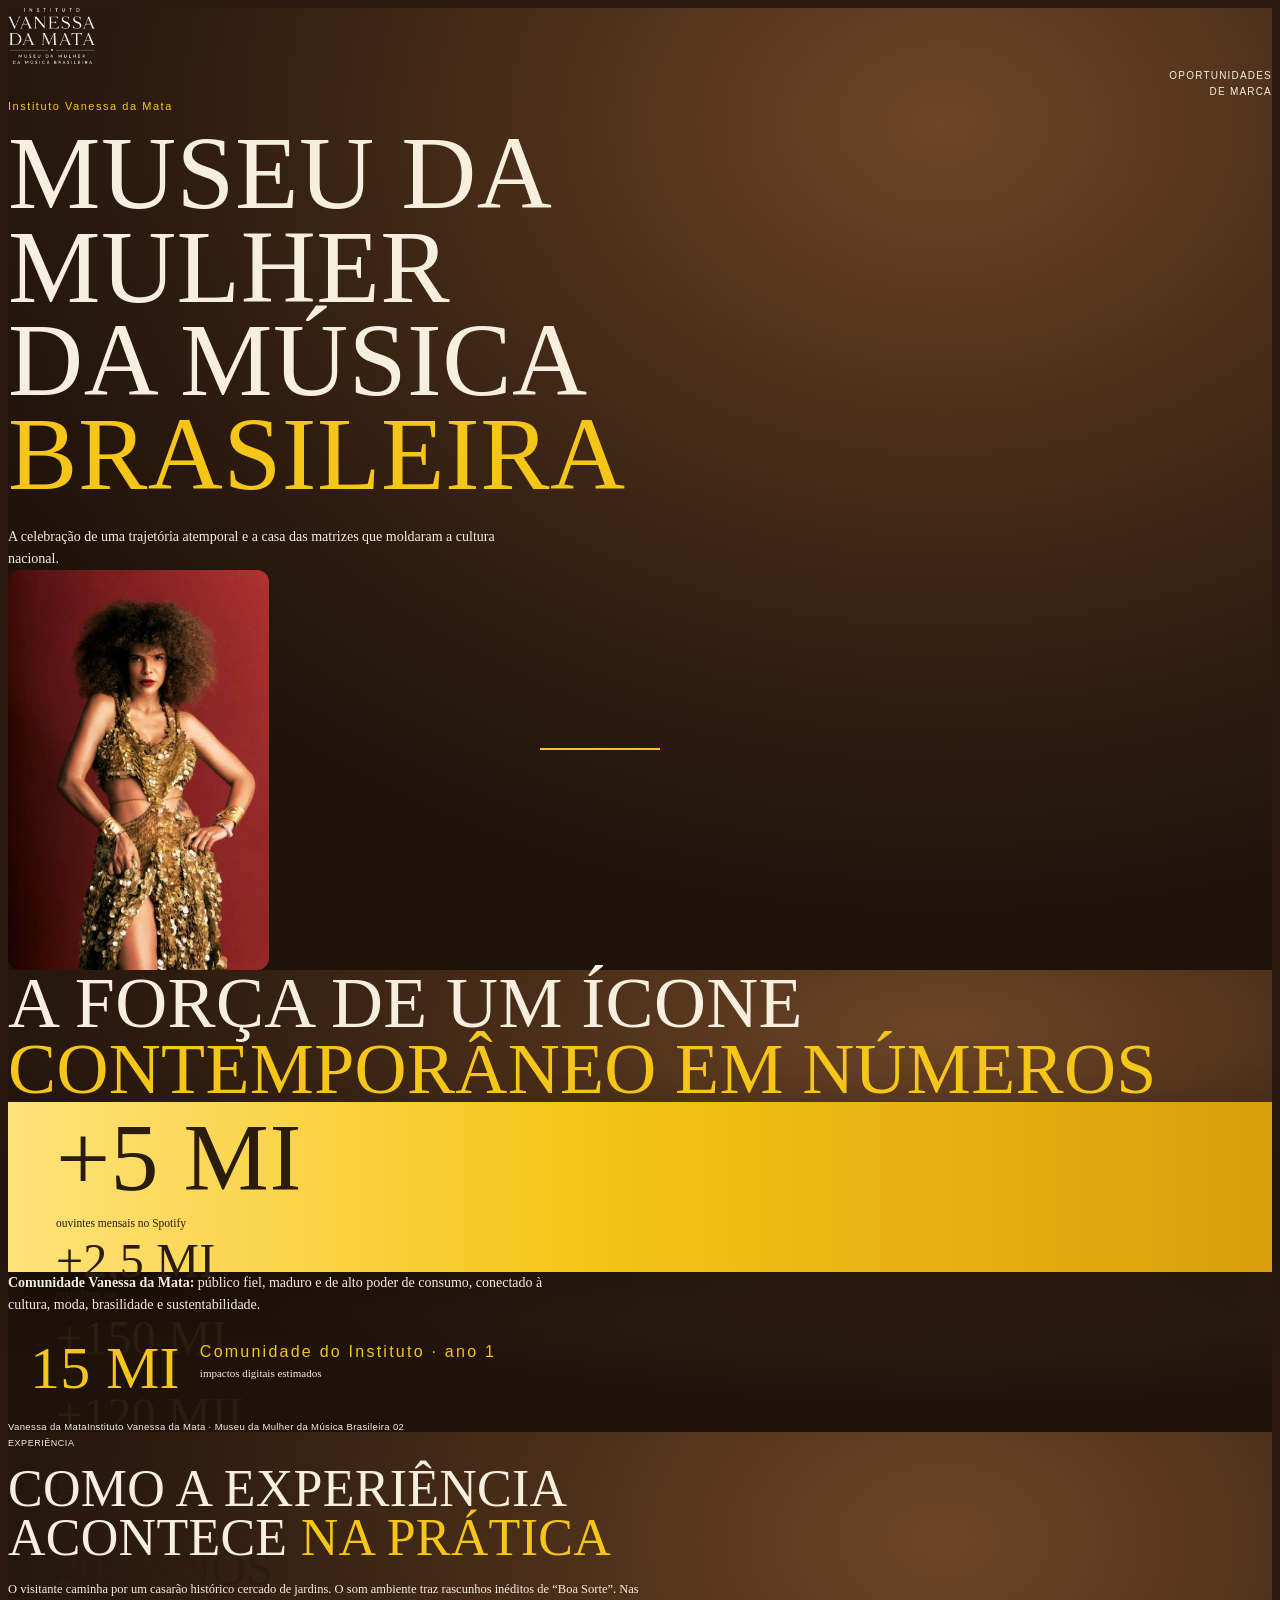
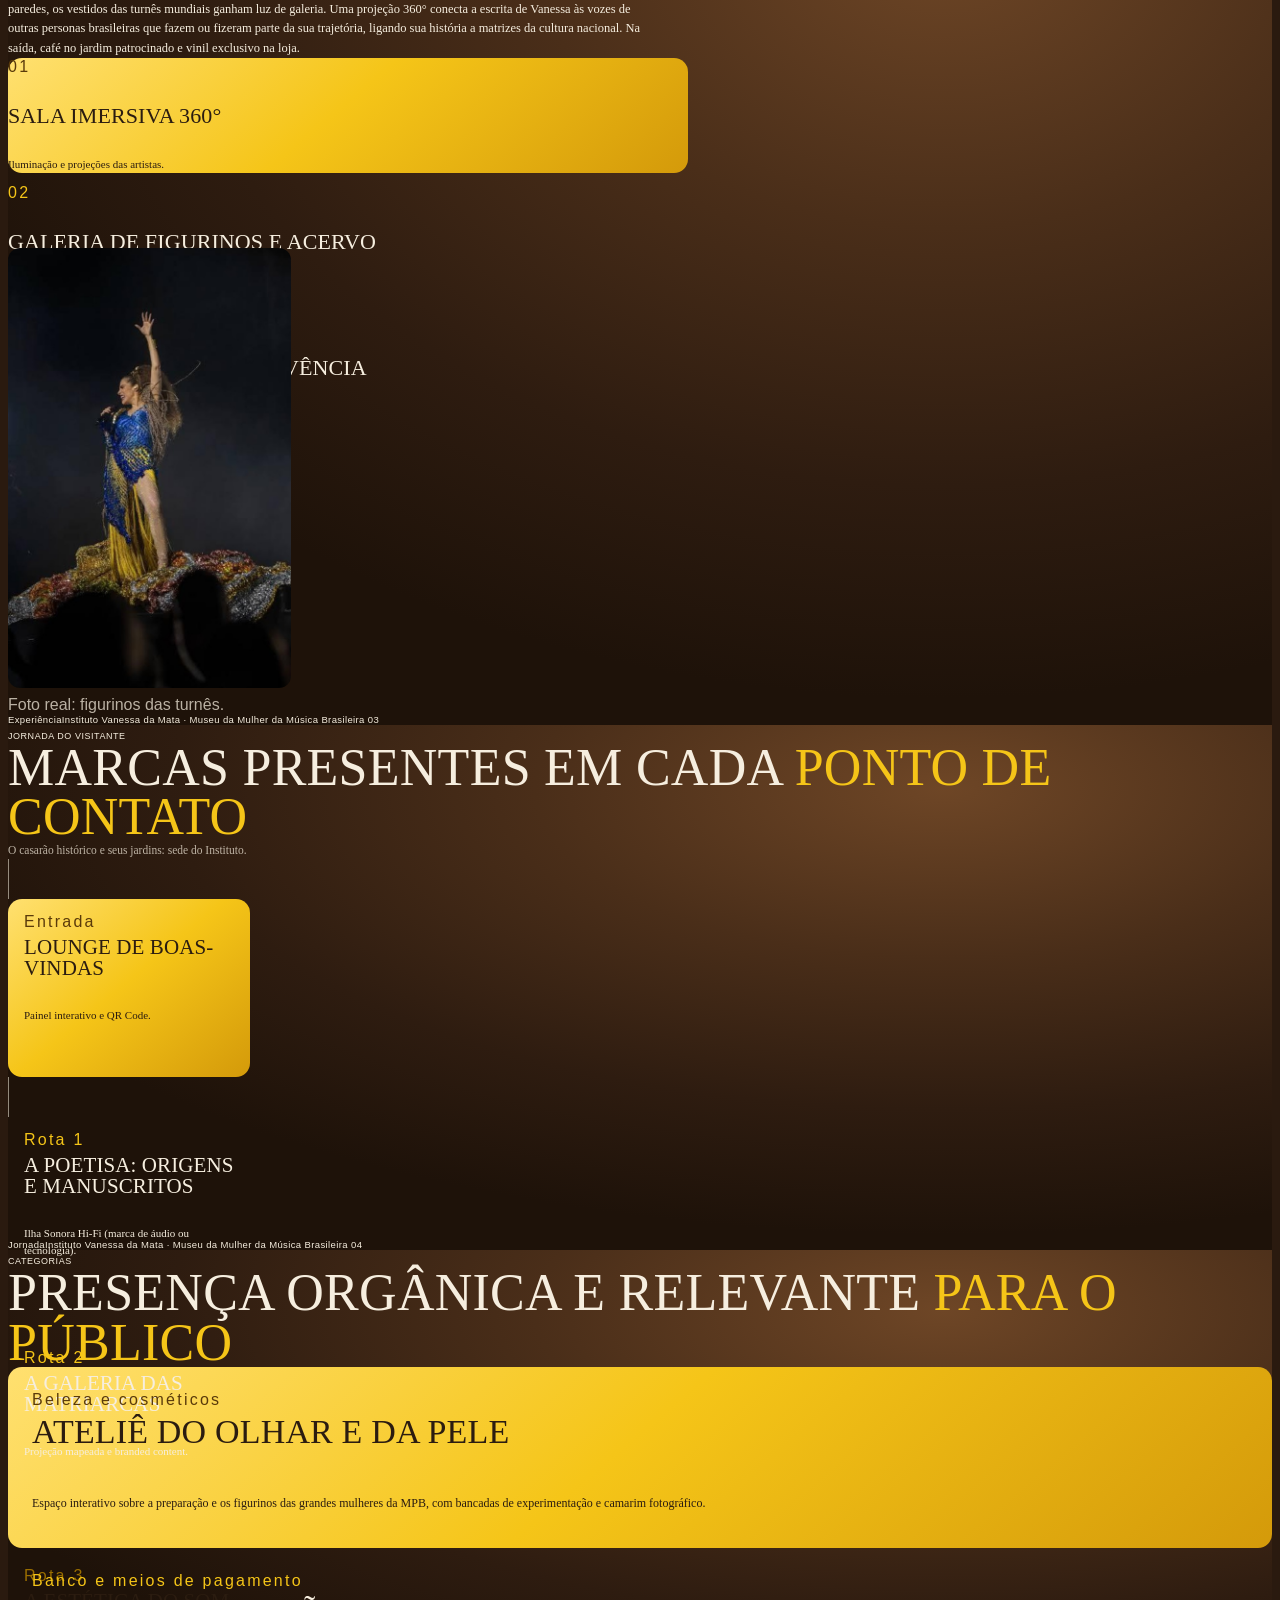
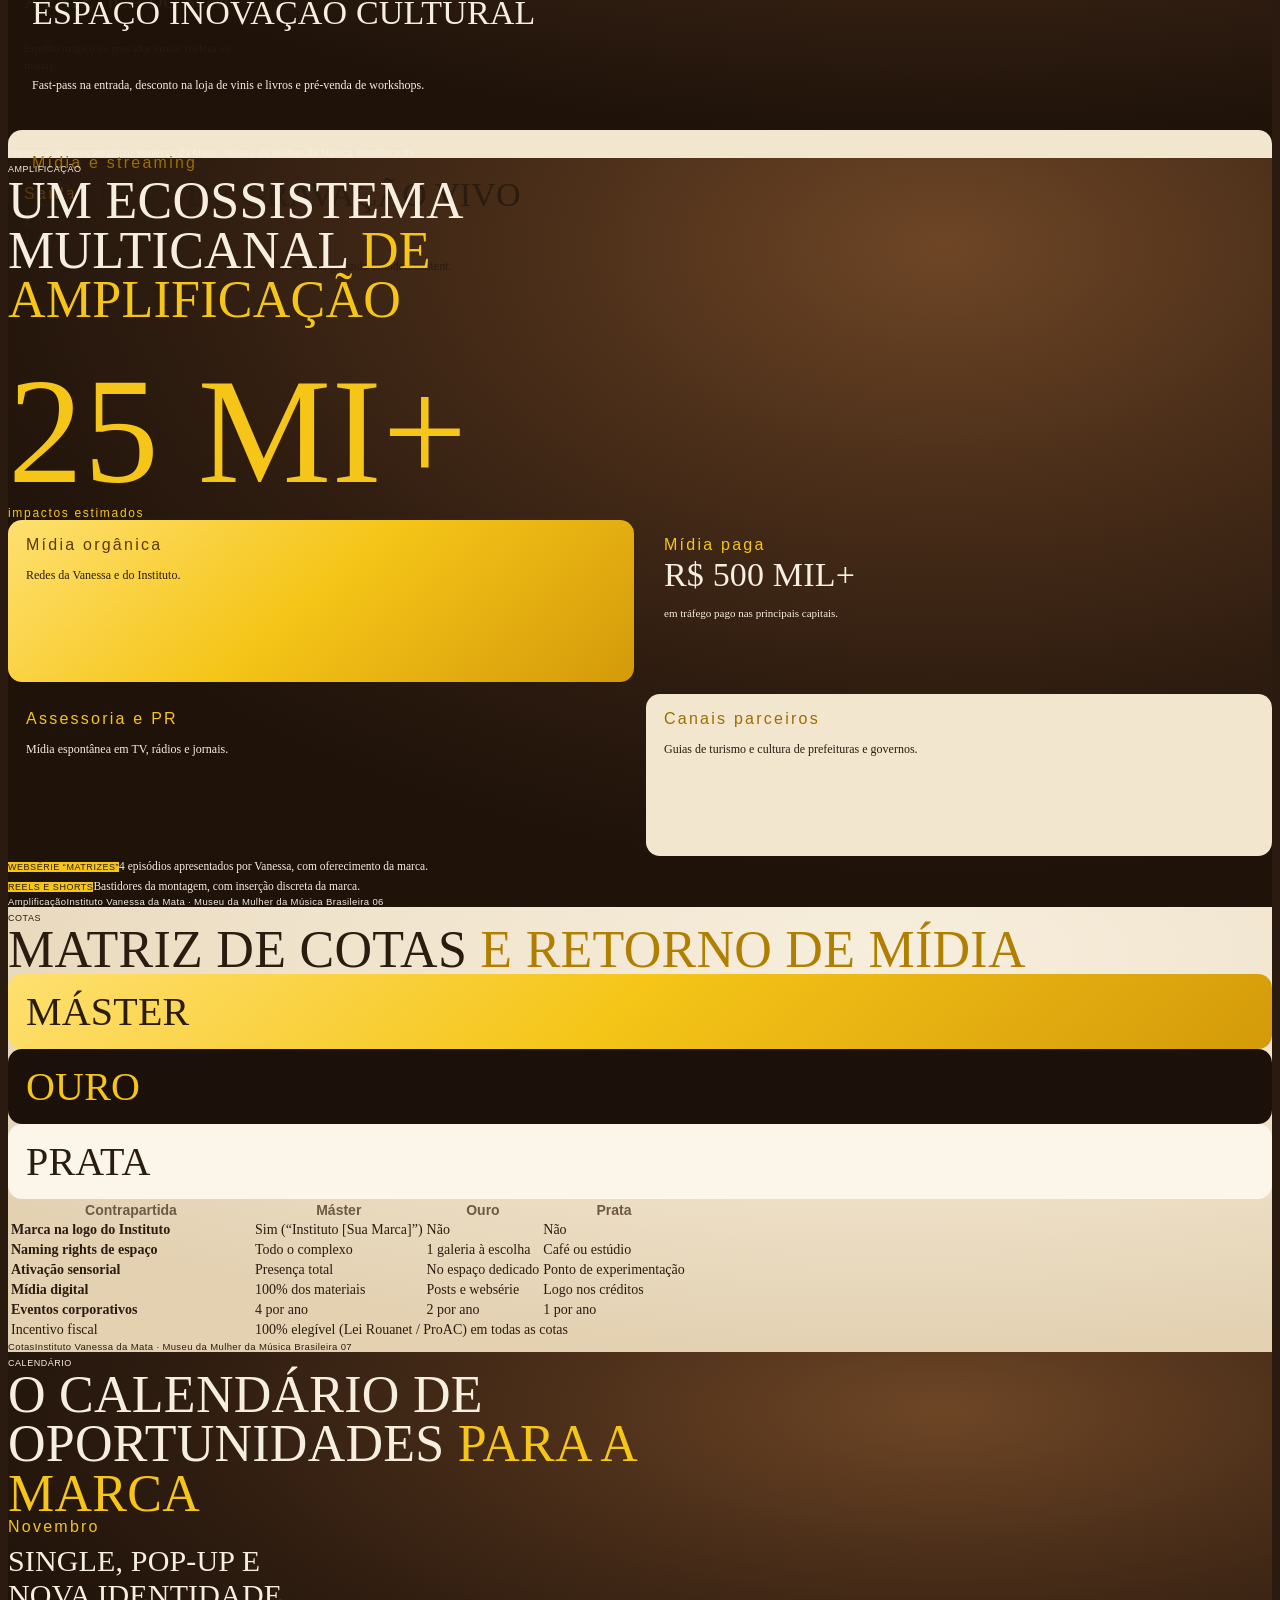
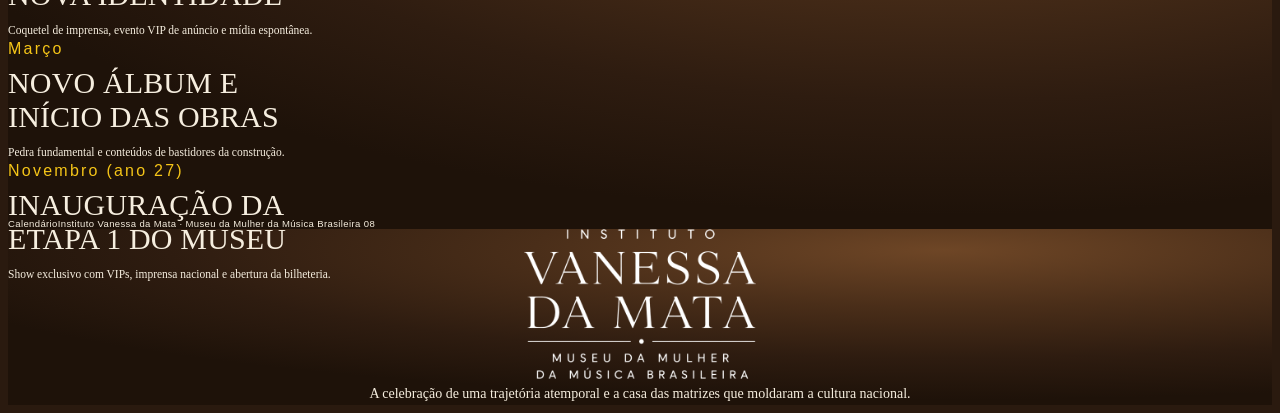
<file: instituto-vanessa-loccitane/generico.html>
<!doctype html>
<html lang="pt-BR"><head><meta charset="utf-8"><title>Instituto Vanessa da Mata · Oportunidades de marca</title>
<style>/*{{CSS}}*/
:root{--bg:#2A1A0F;--ink:#F6EEDF;--mut:rgba(246,238,223,.72);--line:rgba(246,238,223,.55);--card:rgba(255,236,205,.06);
  --y:#F5C518;--br:#2B1C10;
  --grad:linear-gradient(90deg,#FFE27A 0%,#F5C518 45%,#D99E0B 100%);
  --gradd:linear-gradient(140deg,#FFE070 0%,#F5C518 48%,#D49A0A 100%);
  --b-core:#B9782E;--b-mid:#8A5524;--b-soft:rgba(160,104,48,.55);--b-y:#C88A36;--b-o:#A86A2A;--b-o2:rgba(190,130,60,.45);--b-fade:rgba(42,26,15,0);
  --dk:#170E07;--dk-ink:#F6EEDF;--dk-cap:var(--y)}
html,body{background:#2A1A0F}
.page{background:radial-gradient(ellipse 85% 85% at 74% 12%,#6E4626 0%,#4A2E19 38%,#2E1C10 72%,#1E1209 100%);font-family:'Libre Caslon Text',serif;color:var(--ink)}
.page.lt{--ink:#2B1C10;--mut:#6E5A44;--line:rgba(43,28,16,.45);--card:#FBF5EA;
  background:radial-gradient(ellipse 90% 90% at 70% 10%,#F7EEDD 0%,#EFE2CA 55%,#E3D1B2 100%);color:var(--ink)}
.page.lt .blob{display:none}
.h-xxl,.h-xl,.h-l,.h-m,.h-s,.num,.num-l,.kpi .n,.card h4,.big{font-family:'Instrument Serif',serif;text-transform:uppercase;font-weight:400;letter-spacing:.005em}
.h-l{font-size:52px;line-height:.95}
.h-m{font-size:40px;line-height:.98}
.card h4{font-size:26px;line-height:1}
.hl{background:none;color:var(--y);padding:0}
.page.lt .hl{color:#B07F00}
.lead{font-size:14px;line-height:1.55}
.body{font-size:11.5px;line-height:1.55}
.card p{font-size:11px;line-height:1.5}
.cap{font-family:'Inter Tight',sans-serif;letter-spacing:.14em;color:var(--y)}
.page.lt .cap{color:#9A6E00}
.rule{background:rgba(246,238,223,.4)}
.card{border-color:rgba(246,238,223,.22);border-radius:14px}
.page.lt .card{border-color:rgba(43,28,16,.18);background:#FBF5EA}
.card.gr{background:var(--gradd);color:var(--br);border-color:transparent}
.card.gr .cap{color:#5A3A0A!important}
.card.dk{border-color:rgba(246,238,223,.14)}
.card.yl{background:#F3E6CF;color:var(--br);border-color:transparent;--mut:#6E5A44}
.card.yl .cap{color:#9A6E00!important}
.tag{border-color:rgba(246,238,223,.6);font-family:'Inter Tight',sans-serif;letter-spacing:.06em;text-transform:uppercase;font-size:9px}
.page.lt .tag{border-color:rgba(43,28,16,.5)}
.tag.f,.tag.w{background:var(--y);border-color:var(--y);color:var(--br)}
.kpi{background:var(--grad);color:var(--br);border:none;box-shadow:0 22px 50px rgba(10,5,0,.35)}
.kpi .k .t{font-size:10.5px}
.foot{font-family:'Inter Tight',sans-serif;font-size:9.5px;letter-spacing:.04em}
.foot .pg{border-color:currentColor}
.src{font-family:'Inter Tight',sans-serif}
.dot{background:var(--ink)}.dot.y{background:var(--y)!important;border-color:var(--y)!important}
.tl .axis{background:var(--line)}
.ph{border-color:rgba(246,238,223,.35)}
.wm{font-family:'Libre Caslon Text',serif;letter-spacing:.06em;text-transform:uppercase;line-height:1;text-align:center}
.wm b{display:block;font-weight:400;font-size:1em}
.wm i{display:block;font-style:normal;font-size:.42em;letter-spacing:.32em;margin-top:.35em}
table.t{font-family:'Libre Caslon Text',serif}
table.t th{font-family:'Inter Tight',sans-serif;color:var(--mut)}
table.t td{border-bottom-color:rgba(43,28,16,.15)}
.ybar{position:absolute;height:2px;background:var(--y)}
</style></head><body>

<!-- 01 CAPA -->
<section class="page">
  <div class="blob tr"></div><div class="blob bl"></div>
  <div class="abs z row" style="left:57px;top:30px;align-items:center"><img src="img/logo_instituto_w.png" style="height:56px"></div>
  <div class="topr" style="font-family:'Inter Tight',sans-serif;font-size:10px;letter-spacing:.12em;text-transform:uppercase;text-align:right;line-height:1.6">Oportunidades<br>de marca</div>
  <div class="rule abs" style="left:57px;right:57px;top:108px"></div>
  <div class="abs z" style="left:57px;top:170px;width:640px">
    <div class="cap" style="font-size:11px">Instituto Vanessa da Mata</div>
    <div class="h-xxl" style="font-size:104px;line-height:.9;margin-top:14px">Museu da Mulher<br>da Música <span class="hl">Brasileira</span></div>
    <div class="lead" style="margin-top:26px;width:520px">A celebração de uma trajetória atemporal e a casa das matrizes que moldaram a cultura nacional.</div>
  </div>
  <div class="abs z" style="right:80px;top:150px"><img src="img/vanessa_retrato.jpg" style="display:block;width:261px;height:400px;border-radius:12px"></div>
</section>

<!-- 02 NÚMEROS -->
<section class="page">
  <div class="blob br"></div>
  <div class="abs z" style="left:57px;top:58px;display:flex;align-items:flex-end;gap:18px">
    <div class="h-xl" style="font-size:72px;line-height:.92">A força de um ícone<br><span class="hl">contemporâneo em números</span></div>
  </div>
  <div class="kpi abs z" style="left:57px;right:57px;top:230px;height:170px;padding-left:48px">
    <div style="flex:1.5"><div class="num-l" style="font-size:96px;white-space:nowrap">+5 mi</div><div class="body" style="margin-top:2px">ouvintes mensais no Spotify</div></div>
    <div class="k"><div class="n" style="font-size:48px">+2,5 mi</div><div class="t">seguidores nas<br>redes sociais</div></div>
    <div class="k"><div class="n" style="font-size:48px">+150 mi</div><div class="t">plays<br>globais</div></div>
    <div class="k"><div class="n" style="font-size:48px">+120 mil</div><div class="t">visitantes estimados<br>por ano</div></div>
    <div class="k"><div class="n" style="font-size:48px">85%</div><div class="t">perfil feminino e<br>formadores de opinião</div></div>
    <div class="k"><div class="n" style="font-size:48px">20+ anos</div><div class="t">de carreira com<br>reputação ilibada</div></div>
  </div>
  <div class="abs z lead" style="left:57px;top:440px;width:560px"><b>Comunidade Vanessa da Mata:</b> público fiel, maduro e de alto poder de consumo, conectado à cultura, moda, brasilidade e sustentabilidade.</div>
  <div class="card dk abs z" style="left:680px;right:57px;top:430px;padding:18px 22px;display:flex;align-items:center;gap:20px">
    <div class="num" style="font-size:60px;color:var(--y);white-space:nowrap">15 mi</div>
    <div><div class="cap">Comunidade do Instituto · ano 1</div><p style="margin-top:4px">impactos digitais estimados</p></div>
  </div>
  <div class="foot"><span>Vanessa da Mata</span><span class="r">Instituto Vanessa da Mata · Museu da Mulher da Música Brasileira <span class="pg">02</span></span></div>
</section>

<!-- 05 EXPERIÊNCIA -->
<section class="page">
  <div class="blob tr"></div>
  <div class="abs z" style="left:57px;top:62px;width:680px">
    <span class="tag">Experiência</span>
    <div class="h-l" style="margin-top:14px">Como a experiência acontece <span class="hl">na prática</span></div>
    <div class="body" style="margin-top:18px;font-size:12.5px;width:640px">O visitante caminha por um casarão histórico cercado de jardins. O som ambiente traz rascunhos inéditos de “Boa Sorte”. Nas paredes, os vestidos das turnês mundiais ganham luz de galeria. Uma projeção 360° conecta a escrita de Vanessa às vozes de outras personas brasileiras que fazem ou fizeram parte da sua trajetória, ligando sua história a matrizes da cultura nacional. Na saída, café no jardim patrocinado e vinil exclusivo na loja.</div>
  </div>
  <div class="abs z row g12" style="left:57px;top:390px;width:680px;height:190px">
    <div class="card gr f1 col" style="justify-content:space-between"><div class="cap">01</div><div><h4 style="font-size:22px">Sala imersiva 360°</h4><p style="margin-top:6px">Iluminação e projeções das artistas.</p></div></div>
    <div class="card f1 col" style="justify-content:space-between"><div class="cap">02</div><div><h4 style="font-size:22px">Galeria de figurinos e acervo</h4><p style="margin-top:6px">Expositores com luz cênica.</p></div></div>
    <div class="card dk f1 col" style="justify-content:space-between"><div class="cap">03</div><div><h4 style="font-size:22px">Café e jardim de convivência</h4><p style="margin-top:6px">Espaço aberto com marca.</p></div></div>
  </div>
  <div class="abs z" style="left:840px;top:90px">
    <img src="img/vanessa_palco.jpg" style="display:block;width:283px;height:440px;border-radius:12px">
    <div class="src" style="position:static;margin-top:8px;color:var(--mut)">Foto real: figurinos das turnês.</div>
  </div>
  <div class="foot"><span>Experiência</span><span class="r">Instituto Vanessa da Mata · Museu da Mulher da Música Brasileira <span class="pg">03</span></span></div>
</section>

<!-- 06 PONTOS DE CONTATO -->
<section class="page">
  <div class="blob br"></div>
  <div class="topr"><span class="tag">Jornada do visitante</span></div>
  <div class="abs z h-l" style="left:57px;top:62px">Marcas presentes em cada <span class="hl">ponto de contato</span></div>
  <div class="abs z body" style="left:57px;top:130px;color:var(--mut)">O casarão histórico e seus jardins: sede do Instituto.</div>
<div class="tl abs z" style="left:57px;right:57px;top:200px;height:380px">
    <div class="axis" style="top:190px"></div>
    <div class="dot y" style="left:105px;top:190px"></div>
    <div class="abs" style="left:105px;top:150px;width:1px;height:40px;background:var(--line)"></div>
    <div class="abs card gr" style="left:0px;top:0px;width:210px;height:150px;padding:14px 16px"><div class="cap">Entrada</div><h4 style="font-size:21px;margin-top:6px">Lounge de boas-vindas</h4><p style="margin-top:8px">Painel interativo e QR Code.</p></div>
    <div class="dot" style="left:324px;top:190px"></div>
    <div class="abs" style="left:324px;top:190px;width:1px;height:40px;background:var(--line)"></div>
    <div class="abs card " style="left:219px;top:230px;width:210px;height:150px;padding:14px 16px"><div class="cap">Rota 1</div><h4 style="font-size:21px;margin-top:6px">A Poetisa: origens e manuscritos</h4><p style="margin-top:8px">Ilha Sonora Hi-Fi (marca de áudio ou tecnologia).</p></div>
    <div class="dot" style="left:543px;top:190px"></div>
    <div class="abs" style="left:543px;top:150px;width:1px;height:40px;background:var(--line)"></div>
    <div class="abs card dk" style="left:438px;top:0px;width:210px;height:150px;padding:14px 16px"><div class="cap">Rota 2</div><h4 style="font-size:21px;margin-top:6px">A Galeria das Matriarcas</h4><p style="margin-top:8px">Projeção mapeada e branded content.</p></div>
    <div class="dot y" style="left:762px;top:190px"></div>
    <div class="abs" style="left:762px;top:190px;width:1px;height:40px;background:var(--line)"></div>
    <div class="abs card yl" style="left:657px;top:230px;width:210px;height:150px;padding:14px 16px"><div class="cap">Rota 3</div><h4 style="font-size:21px;margin-top:6px">A Estética do Som</h4><p style="margin-top:8px">Espelho mágico ou provador virtual (beleza ou moda).</p></div>
    <div class="dot y" style="left:981px;top:190px"></div>
    <div class="abs" style="left:981px;top:150px;width:1px;height:40px;background:var(--line)"></div>
    <div class="abs card gr" style="left:876px;top:0px;width:210px;height:150px;padding:14px 16px"><div class="cap">Saída</div><h4 style="font-size:21px;margin-top:6px">Bosque, café e loja</h4><p style="margin-top:8px">Naming rights do café e embalagens sustentáveis.</p></div>
  </div>
  <div class="foot"><span>Jornada</span><span class="r">Instituto Vanessa da Mata · Museu da Mulher da Música Brasileira <span class="pg">04</span></span></div>
</section>

<!-- 08 TERRITÓRIOS -->
<section class="page">
  <div class="blob bl"></div>
  <div class="topr"><span class="tag">Categorias</span></div>
  <div class="abs z h-l" style="left:57px;top:62px">Presença orgânica e relevante <span class="hl">para o público</span></div>
  <div class="abs z row g12" style="left:57px;right:57px;top:180px;height:380px">
    <div class="card gr f1 col" style="justify-content:space-between;padding:24px"><div><div class="cap">Beleza e cosméticos</div><h4 style="font-size:34px;margin-top:6px">Ateliê do Olhar e da Pele</h4></div><p style="font-size:12px">Espaço interativo sobre a preparação e os figurinos das grandes mulheres da MPB, com bancadas de experimentação e camarim fotográfico.</p></div>
    <div class="card dk f1 col" style="justify-content:space-between;padding:24px"><div><div class="cap">Banco e meios de pagamento</div><h4 style="font-size:34px;margin-top:6px">Espaço Inovação Cultural</h4></div><p style="font-size:12px">Fast-pass na entrada, desconto na loja de vinis e livros e pré-venda de workshops.</p></div>
    <div class="card yl f1 col" style="justify-content:space-between;padding:24px"><div><div class="cap">Mídia e streaming</div><h4 style="font-size:34px;margin-top:6px">Estúdio de Gravação Vivo</h4></div><p style="font-size:12px">Podcasts com artistas contemporâneas sobre suas referências, gerando branded content.</p></div>
  </div>
  <div class="foot"><span>Presença de marca</span><span class="r">Instituto Vanessa da Mata · Museu da Mulher da Música Brasileira <span class="pg">05</span></span></div>
</section>

<!-- 09 AMPLIFICAÇÃO -->
<section class="page">
  <div class="blob tr hot"></div><div class="blob bl"></div>
  <div class="topr"><span class="tag">Amplificação</span></div>
  <div class="abs z" style="left:57px;top:62px;width:520px">
    <div class="h-l">Um ecossistema multicanal <span class="hl">de amplificação</span></div>
    <div class="big" style="font-size:150px;line-height:.85;margin-top:44px;color:var(--y)">25 mi+</div>
    <div class="cap" style="font-size:12px;margin-top:10px">impactos estimados</div>
  </div>
  <div class="abs z" style="left:640px;right:57px;top:120px;display:grid;grid-template-columns:1fr 1fr;gap:12px">
    <div class="card gr" style="padding:16px 18px;height:130px"><div class="cap">Mídia orgânica</div><p style="font-size:12px">Redes da Vanessa e do Instituto.</p></div>
    <div class="card dk" style="padding:16px 18px;height:130px"><div class="cap">Mídia paga</div><div class="num" style="font-size:34px;margin:2px 0">R$ 500 mil+</div><p>em tráfego pago nas principais capitais.</p></div>
    <div class="card" style="padding:16px 18px;height:130px"><div class="cap">Assessoria e PR</div><p style="font-size:12px">Mídia espontânea em TV, rádios e jornais.</p></div>
    <div class="card yl" style="padding:16px 18px;height:130px"><div class="cap">Canais parceiros</div><p style="font-size:12px">Guias de turismo e cultura de prefeituras e governos.</p></div>
  </div>
  <div class="abs z col g8" style="left:640px;right:57px;top:420px">
    <div class="row g10" style="align-items:baseline"><span class="tag f">Websérie “Matrizes”</span><span class="body">4 episódios apresentados por Vanessa, com oferecimento da marca.</span></div>
    <div class="row g10" style="align-items:baseline"><span class="tag f">Reels e Shorts</span><span class="body">Bastidores da montagem, com inserção discreta da marca.</span></div>
  </div>
  <div class="foot"><span>Amplificação</span><span class="r">Instituto Vanessa da Mata · Museu da Mulher da Música Brasileira <span class="pg">06</span></span></div>
</section>

<!-- 07 MATRIZ DE COTAS -->
<section class="page lt">
  <div class="topr"><span class="tag">Cotas</span></div>
  <div class="abs z h-l" style="left:57px;top:62px">Matriz de cotas <span class="hl">e retorno de mídia</span></div>
  <div class="abs z row g12" style="left:297px;right:57px;top:160px">
    <div class="card gr f1" style="padding:14px 18px;background:var(--gradd)"><div class="num" style="font-size:40px">Máster</div></div>
    <div class="card dk f1" style="padding:14px 18px;background:#1C110A;color:#F6EEDF"><div class="num" style="font-size:40px;color:var(--y)">Ouro</div></div>
    <div class="card f1" style="padding:14px 18px"><div class="num" style="font-size:40px">Prata</div></div>
  </div>
  <div class="abs z" style="left:57px;right:57px;top:250px">
    <table class="t roomy" style="font-size:14px;table-layout:fixed">
      <tr><th style="width:240px">Contrapartida</th><th>Máster</th><th>Ouro</th><th>Prata</th></tr>
      <tr><td><b>Marca na logo do Instituto</b></td><td>Sim (“Instituto [Sua Marca]”)</td><td>Não</td><td>Não</td></tr>
      <tr><td><b>Naming rights de espaço</b></td><td>Todo o complexo</td><td>1 galeria à escolha</td><td>Café ou estúdio</td></tr>
      <tr><td><b>Ativação sensorial</b></td><td>Presença total</td><td>No espaço dedicado</td><td>Ponto de experimentação</td></tr>
      <tr><td><b>Mídia digital</b></td><td>100% dos materiais</td><td>Posts e websérie</td><td>Logo nos créditos</td></tr>
      <tr><td><b>Eventos corporativos</b></td><td>4 por ano</td><td>2 por ano</td><td>1 por ano</td></tr>
      <tr class="tot"><td>Incentivo fiscal</td><td colspan="3">100% elegível (Lei Rouanet / ProAC) em todas as cotas</td></tr>
    </table>
  </div>
  <div class="foot"><span>Cotas</span><span class="r">Instituto Vanessa da Mata · Museu da Mulher da Música Brasileira <span class="pg">07</span></span></div>
</section>

<!-- 11 CALENDÁRIO -->
<section class="page">
  <div class="blob tr hot"></div><div class="blob bl"></div>
  <div class="topr"><span class="tag">Calendário</span></div>
  <div class="abs z h-l" style="left:57px;top:62px;width:820px">O calendário de oportunidades <span class="hl">para a marca</span></div>
  <div class="tl abs z" style="left:57px;right:57px;top:250px;height:300px">
    <div class="axis" style="top:0"></div>
    <div class="dot y" style="left:0;top:0;transform:translate(0,-50%)"></div><div class="dot" style="left:33.5%;top:0"></div><div class="dot y" style="left:67%;top:0"></div>
    <div class="abs" style="left:0;top:26px;width:330px"><div class="cap">Novembro</div><div class="h-s" style="margin:8px 0 10px;font-size:30px">Single, pop-up e nova identidade</div><div class="body">Coquetel de imprensa, evento VIP de anúncio e mídia espontânea.</div></div>
    <div class="abs" style="left:34%;top:26px;width:330px"><div class="cap">Março</div><div class="h-s" style="margin:8px 0 10px;font-size:30px">Novo álbum e início das obras</div><div class="body">Pedra fundamental e conteúdos de bastidores da construção.</div></div>
    <div class="abs" style="left:67.5%;top:26px;width:330px"><div class="cap">Novembro (ano 27)</div><div class="h-s" style="margin:8px 0 10px;font-size:30px">Inauguração da etapa 1 do museu</div><div class="body">Show exclusivo com VIPs, imprensa nacional e abertura da bilheteria.</div></div>
  </div>
  <div class="foot"><span>Calendário</span><span class="r">Instituto Vanessa da Mata · Museu da Mulher da Música Brasileira <span class="pg">08</span></span></div>
</section>

<!-- 09 ENCERRAMENTO -->
<section class="page">
  <div class="blob bl"></div><div class="blob tr"></div>
  <div class="abs z" style="left:0;right:0;top:170px;text-align:center"><img src="img/logo_instituto_w.png" style="height:150px"></div>
  <div class="ybar" style="left:540px;width:120px;bottom:150px"></div>
  <div class="abs z lead" style="left:0;right:0;bottom:90px;text-align:center">A celebração de uma trajetória atemporal e a casa das matrizes que moldaram a cultura nacional.</div>
</section>
</body></html>
</file>
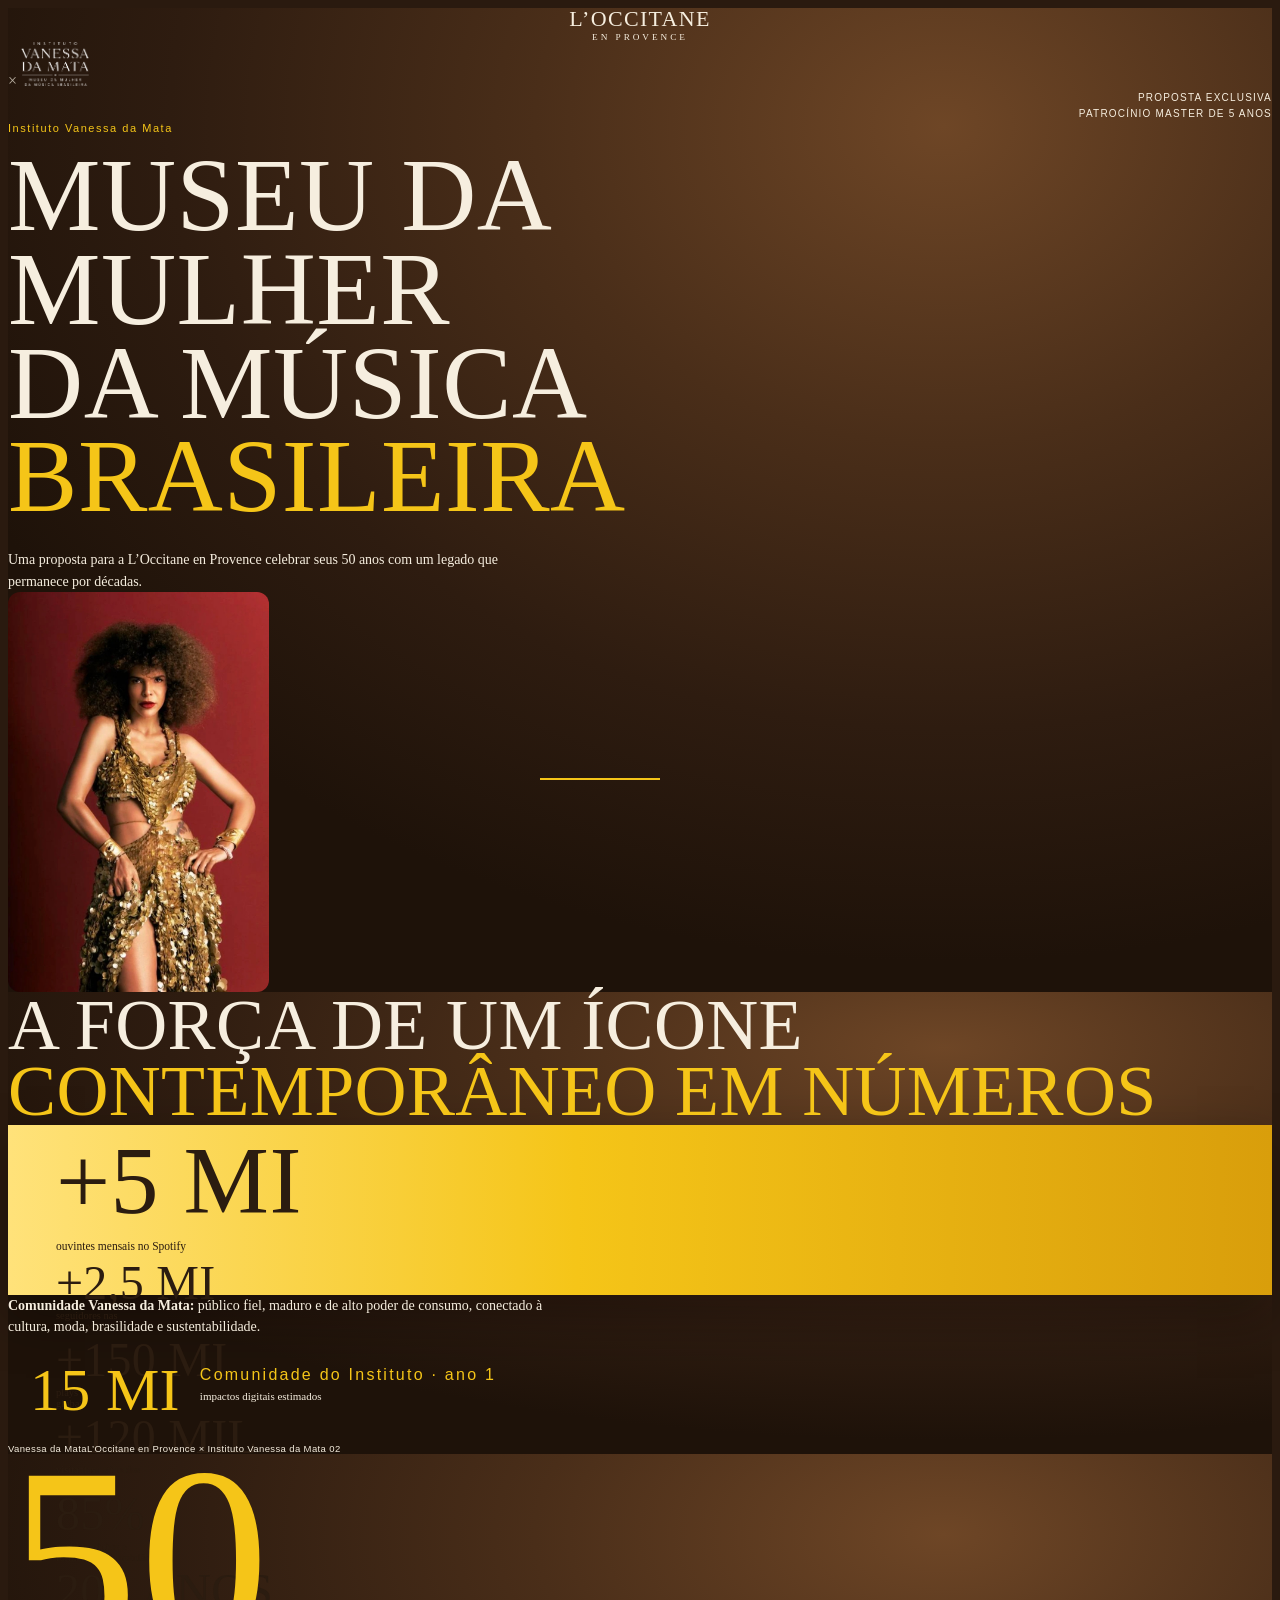
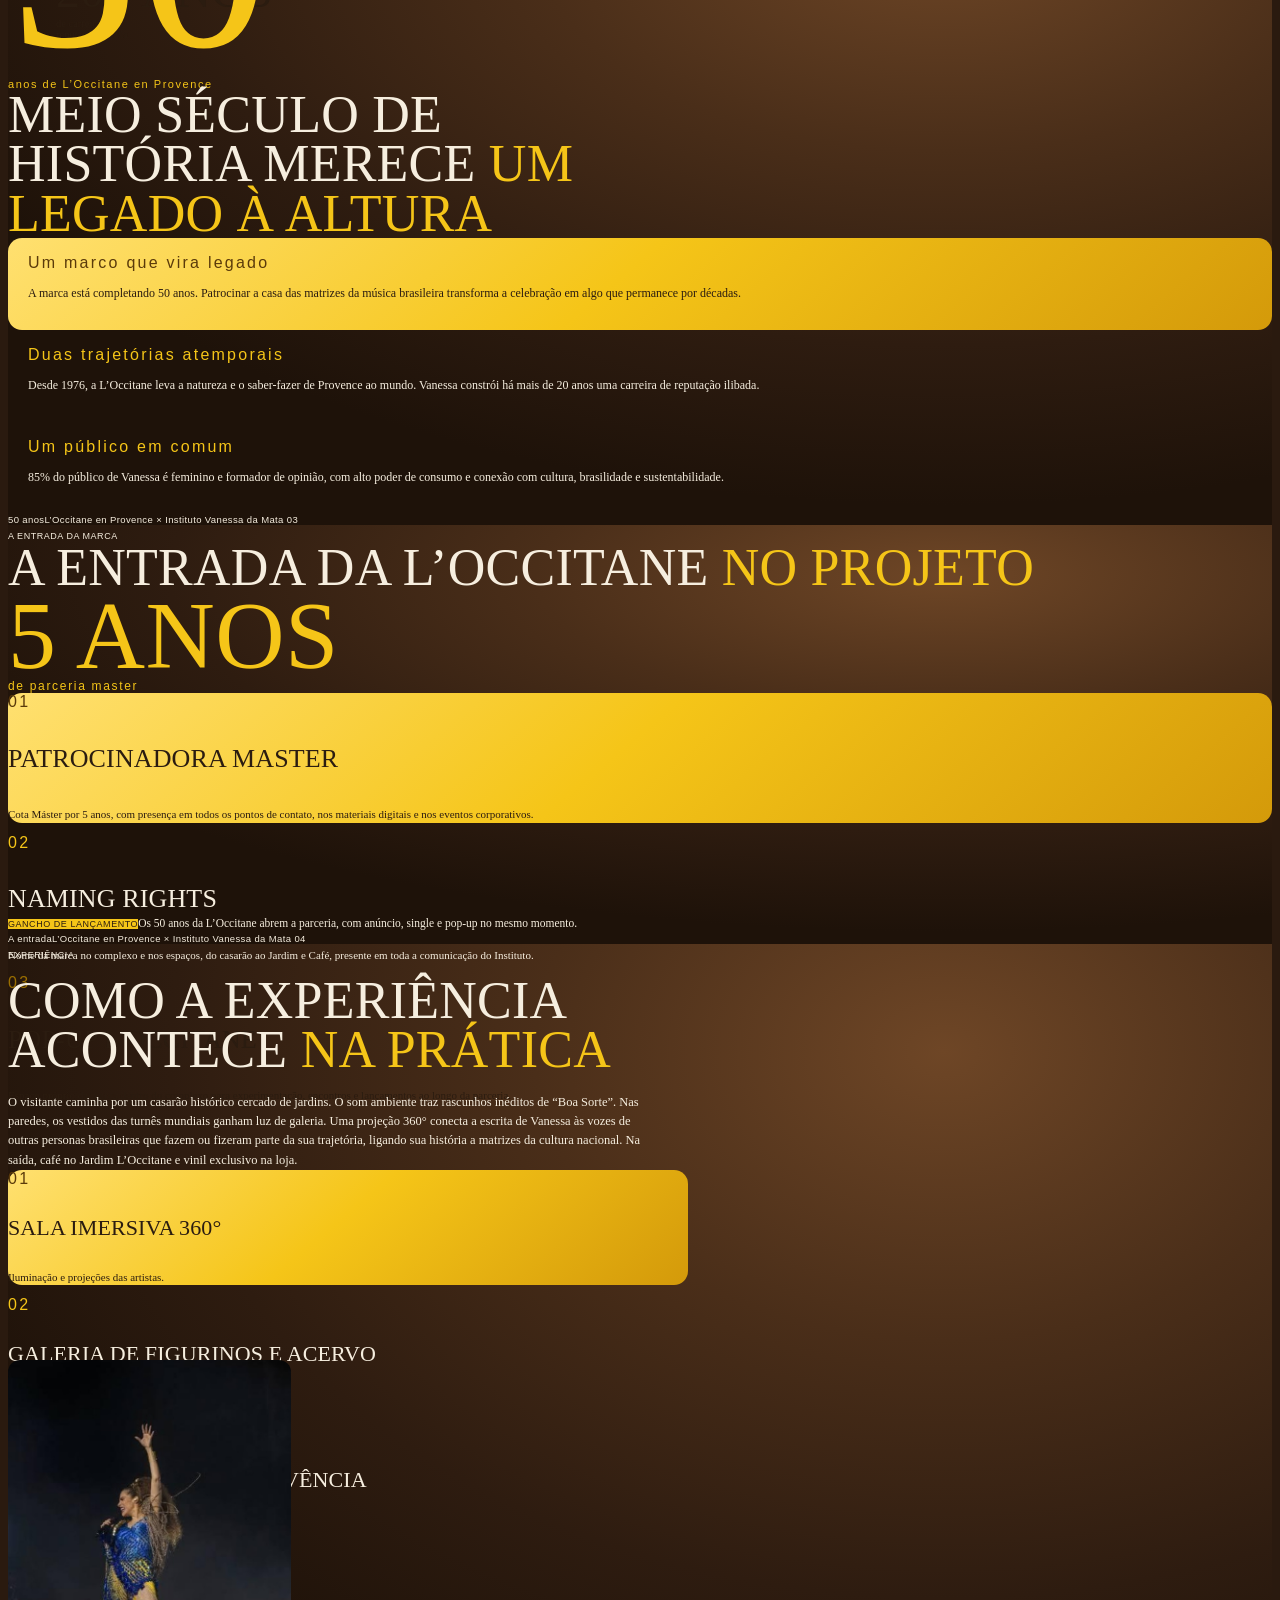
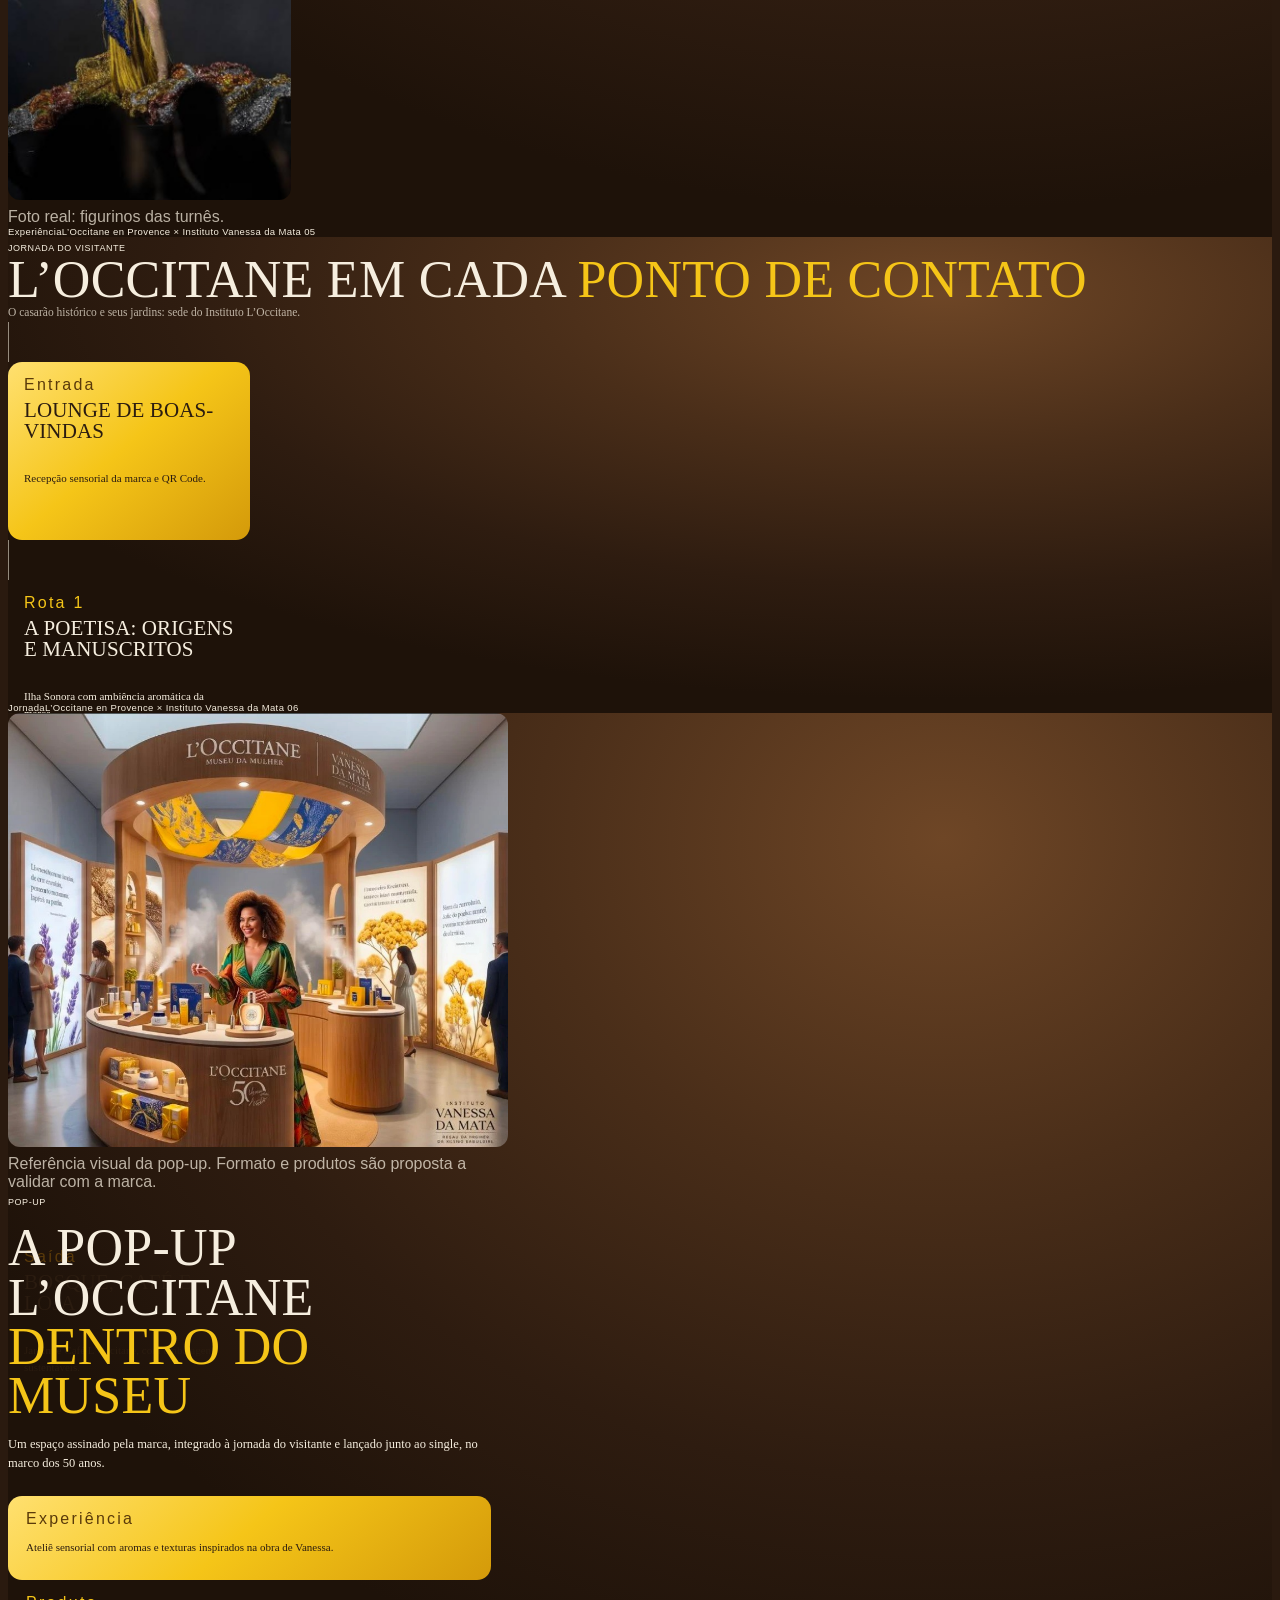
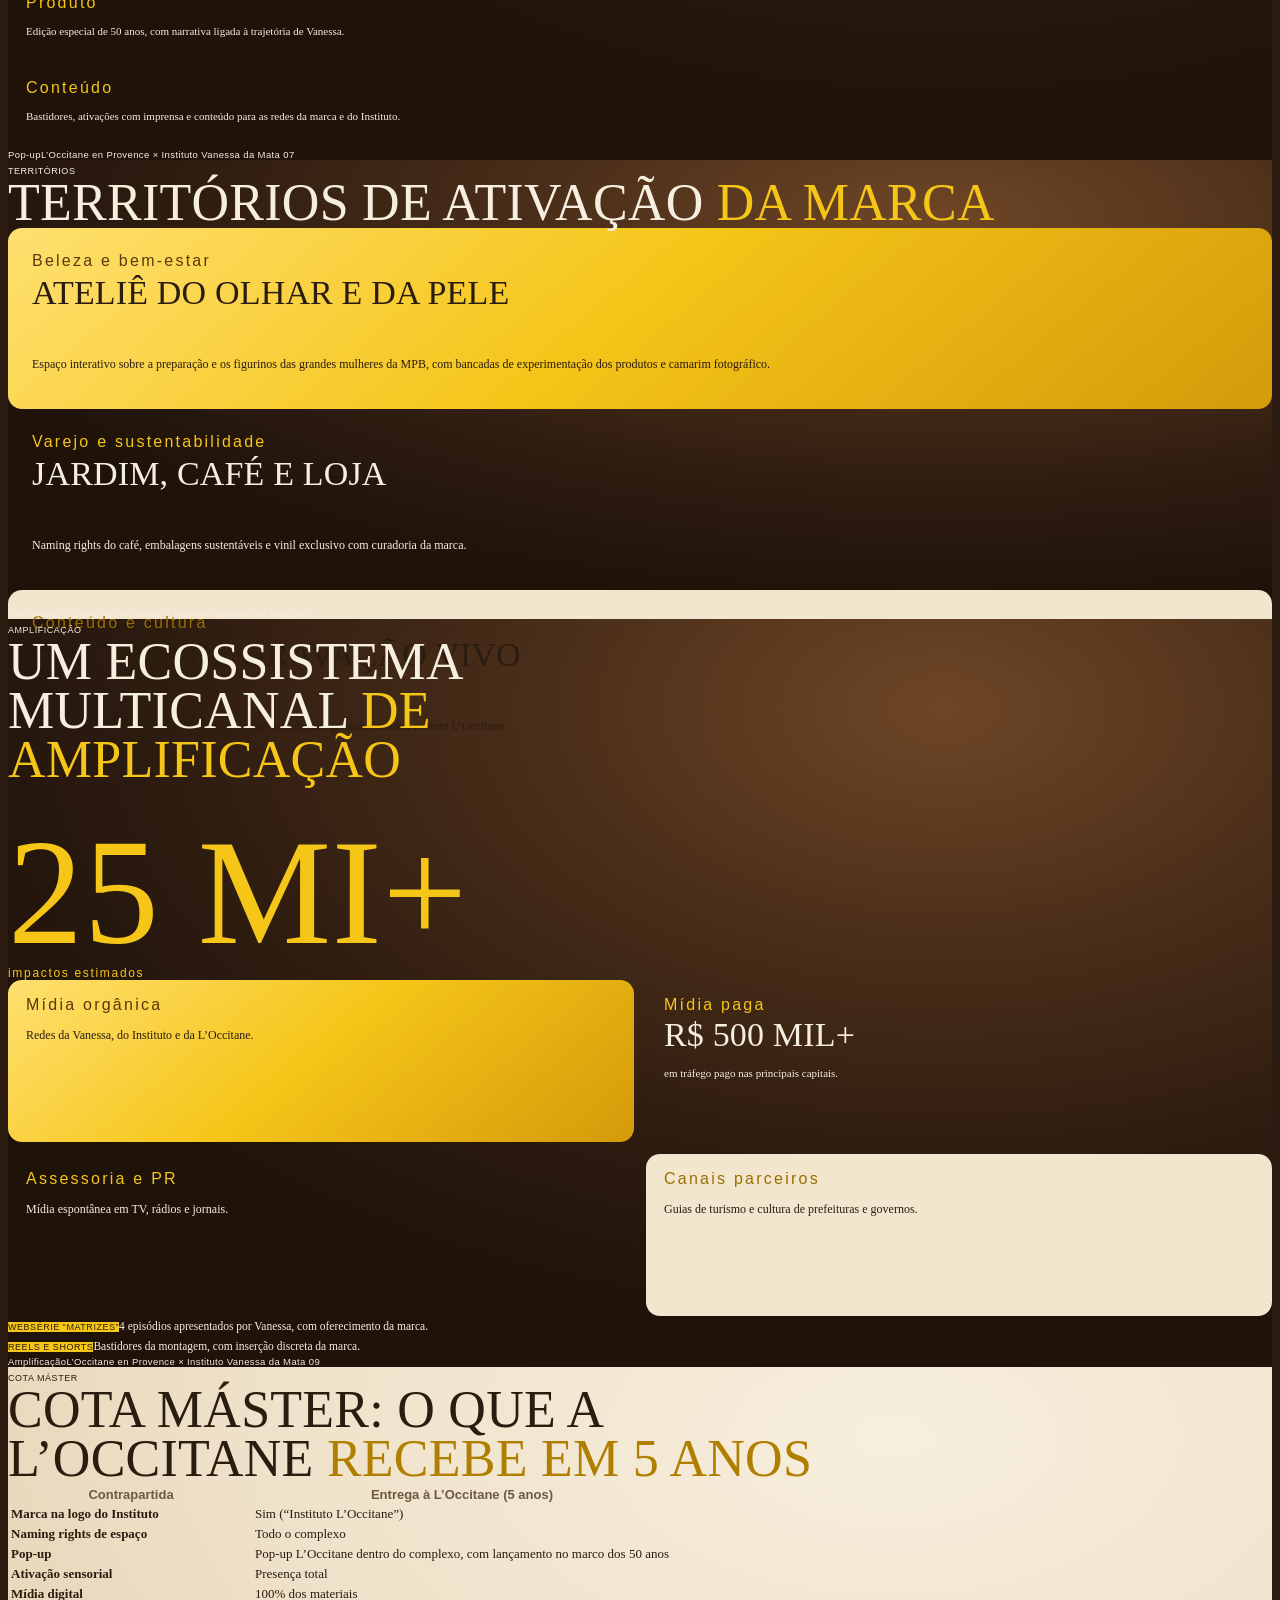
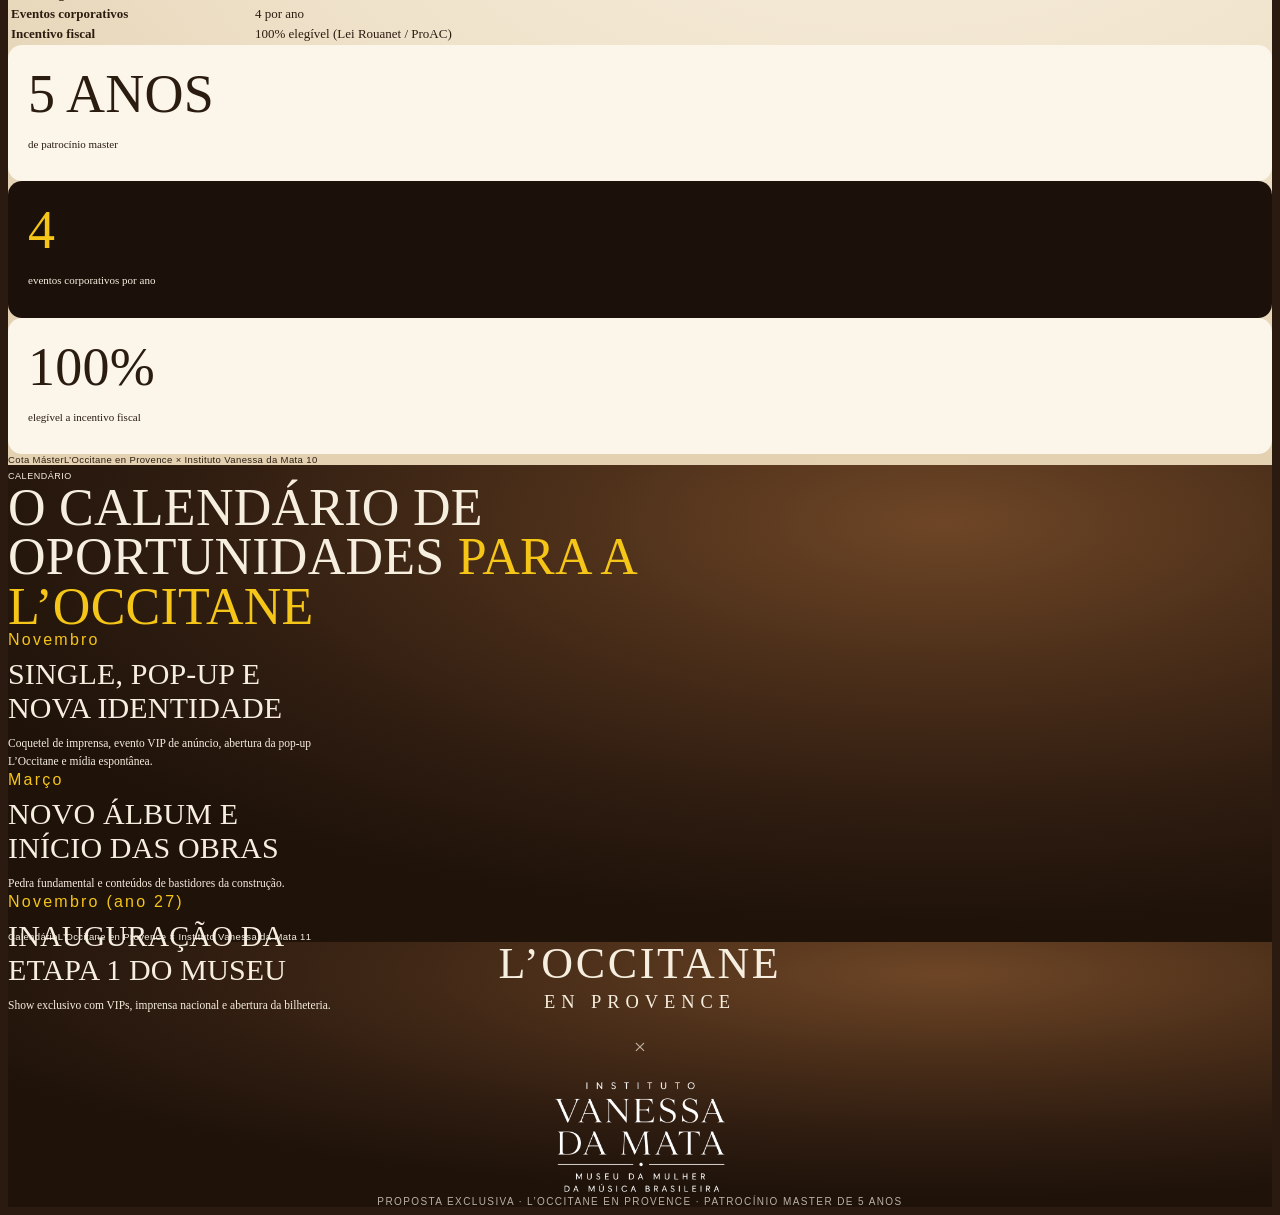
<file: instituto-vanessa-loccitane/loccitane.html>
<!doctype html>
<html lang="pt-BR"><head><meta charset="utf-8"><title>Instituto Vanessa da Mata · L'Occitane en Provence</title>
<style>/*{{CSS}}*/
:root{--bg:#2A1A0F;--ink:#F6EEDF;--mut:rgba(246,238,223,.72);--line:rgba(246,238,223,.55);--card:rgba(255,236,205,.06);
  --y:#F5C518;--br:#2B1C10;
  --grad:linear-gradient(90deg,#FFE27A 0%,#F5C518 45%,#D99E0B 100%);
  --gradd:linear-gradient(140deg,#FFE070 0%,#F5C518 48%,#D49A0A 100%);
  --b-core:#B9782E;--b-mid:#8A5524;--b-soft:rgba(160,104,48,.55);--b-y:#C88A36;--b-o:#A86A2A;--b-o2:rgba(190,130,60,.45);--b-fade:rgba(42,26,15,0);
  --dk:#170E07;--dk-ink:#F6EEDF;--dk-cap:var(--y)}
html,body{background:#2A1A0F}
.page{background:radial-gradient(ellipse 85% 85% at 74% 12%,#6E4626 0%,#4A2E19 38%,#2E1C10 72%,#1E1209 100%);font-family:'Libre Caslon Text',serif;color:var(--ink)}
.page.lt{--ink:#2B1C10;--mut:#6E5A44;--line:rgba(43,28,16,.45);--card:#FBF5EA;
  background:radial-gradient(ellipse 90% 90% at 70% 10%,#F7EEDD 0%,#EFE2CA 55%,#E3D1B2 100%);color:var(--ink)}
.page.lt .blob{display:none}
.h-xxl,.h-xl,.h-l,.h-m,.h-s,.num,.num-l,.kpi .n,.card h4,.big{font-family:'Instrument Serif',serif;text-transform:uppercase;font-weight:400;letter-spacing:.005em}
.h-l{font-size:52px;line-height:.95}
.h-m{font-size:40px;line-height:.98}
.card h4{font-size:26px;line-height:1}
.hl{background:none;color:var(--y);padding:0}
.page.lt .hl{color:#B07F00}
.lead{font-size:14px;line-height:1.55}
.body{font-size:11.5px;line-height:1.55}
.card p{font-size:11px;line-height:1.5}
.cap{font-family:'Inter Tight',sans-serif;letter-spacing:.14em;color:var(--y)}
.page.lt .cap{color:#9A6E00}
.rule{background:rgba(246,238,223,.4)}
.card{border-color:rgba(246,238,223,.22);border-radius:14px}
.page.lt .card{border-color:rgba(43,28,16,.18);background:#FBF5EA}
.card.gr{background:var(--gradd);color:var(--br);border-color:transparent}
.card.gr .cap{color:#5A3A0A!important}
.card.dk{border-color:rgba(246,238,223,.14)}
.card.yl{background:#F3E6CF;color:var(--br);border-color:transparent;--mut:#6E5A44}
.card.yl .cap{color:#9A6E00!important}
.tag{border-color:rgba(246,238,223,.6);font-family:'Inter Tight',sans-serif;letter-spacing:.06em;text-transform:uppercase;font-size:9px}
.page.lt .tag{border-color:rgba(43,28,16,.5)}
.tag.f,.tag.w{background:var(--y);border-color:var(--y);color:var(--br)}
.kpi{background:var(--grad);color:var(--br);border:none;box-shadow:0 22px 50px rgba(10,5,0,.35)}
.kpi .k .t{font-size:10.5px}
.foot{font-family:'Inter Tight',sans-serif;font-size:9.5px;letter-spacing:.04em}
.foot .pg{border-color:currentColor}
.src{font-family:'Inter Tight',sans-serif}
.dot{background:var(--ink)}.dot.y{background:var(--y)!important;border-color:var(--y)!important}
.tl .axis{background:var(--line)}
.ph{border-color:rgba(246,238,223,.35)}
.wm{font-family:'Libre Caslon Text',serif;letter-spacing:.06em;text-transform:uppercase;line-height:1;text-align:center}
.wm b{display:block;font-weight:400;font-size:1em}
.wm i{display:block;font-style:normal;font-size:.42em;letter-spacing:.32em;margin-top:.35em}
table.t{font-family:'Libre Caslon Text',serif}
table.t th{font-family:'Inter Tight',sans-serif;color:var(--mut)}
table.t td{border-bottom-color:rgba(43,28,16,.15)}
.ybar{position:absolute;height:2px;background:var(--y)}
</style></head><body>

<!-- 01 CAPA -->
<section class="page">
  <div class="blob tr"></div><div class="blob bl"></div>
  <div class="abs z row" style="left:57px;top:36px;align-items:center;gap:22px">
    <div class="wm" style="font-size:22px"><b>L’Occitane</b><i>en Provence</i></div>
    <span style="font-size:16px;opacity:.7">×</span>
    <img src="img/logo_instituto_w.png" style="height:44px">
  </div>
  <div class="topr" style="font-family:'Inter Tight',sans-serif;font-size:10px;letter-spacing:.12em;text-transform:uppercase;text-align:right;line-height:1.6">Proposta exclusiva<br>Patrocínio master de 5 anos</div>
  <div class="rule abs" style="left:57px;right:57px;top:108px"></div>
  <div class="abs z" style="left:57px;top:170px;width:640px">
    <div class="cap" style="font-size:11px">Instituto Vanessa da Mata</div>
    <div class="h-xxl" style="font-size:104px;line-height:.9;margin-top:14px">Museu da Mulher<br>da Música <span class="hl">Brasileira</span></div>
    <div class="lead" style="margin-top:26px;width:520px">Uma proposta para a L’Occitane en Provence celebrar seus 50 anos com um legado que permanece por décadas.</div>
  </div>
  <div class="abs z" style="right:80px;top:150px"><img src="img/vanessa_retrato.jpg" style="display:block;width:261px;height:400px;border-radius:12px"></div>
</section>

<!-- 02 NÚMEROS -->
<section class="page">
  <div class="blob br"></div>
  <div class="abs z" style="left:57px;top:58px;display:flex;align-items:flex-end;gap:18px">
    <div class="h-xl" style="font-size:72px;line-height:.92">A força de um ícone<br><span class="hl">contemporâneo em números</span></div>
  </div>
  <div class="kpi abs z" style="left:57px;right:57px;top:230px;height:170px;padding-left:48px">
    <div style="flex:1.5"><div class="num-l" style="font-size:96px;white-space:nowrap">+5 mi</div><div class="body" style="margin-top:2px">ouvintes mensais no Spotify</div></div>
    <div class="k"><div class="n" style="font-size:48px">+2,5 mi</div><div class="t">seguidores nas<br>redes sociais</div></div>
    <div class="k"><div class="n" style="font-size:48px">+150 mi</div><div class="t">plays<br>globais</div></div>
    <div class="k"><div class="n" style="font-size:48px">+120 mil</div><div class="t">visitantes estimados<br>por ano</div></div>
    <div class="k"><div class="n" style="font-size:48px">85%</div><div class="t">perfil feminino e<br>formadores de opinião</div></div>
    <div class="k"><div class="n" style="font-size:48px">20+ anos</div><div class="t">de carreira com<br>reputação ilibada</div></div>
  </div>
  <div class="abs z lead" style="left:57px;top:440px;width:560px"><b>Comunidade Vanessa da Mata:</b> público fiel, maduro e de alto poder de consumo, conectado à cultura, moda, brasilidade e sustentabilidade.</div>
  <div class="card dk abs z" style="left:680px;right:57px;top:430px;padding:18px 22px;display:flex;align-items:center;gap:20px">
    <div class="num" style="font-size:60px;color:var(--y);white-space:nowrap">15 mi</div>
    <div><div class="cap">Comunidade do Instituto · ano 1</div><p style="margin-top:4px">impactos digitais estimados</p></div>
  </div>
  <div class="foot"><span>Vanessa da Mata</span><span class="r">L’Occitane en Provence × Instituto Vanessa da Mata <span class="pg">02</span></span></div>
</section>

<!-- 03 50 ANOS -->
<section class="page">
  <div class="blob tr hot"></div>
  <div class="abs z" style="left:57px;top:70px;width:380px">
    <div class="big" style="font-size:260px;line-height:.8;color:var(--y)">50</div>
    <div class="cap" style="font-size:11px;margin-top:16px">anos de L’Occitane en Provence</div>
  </div>
  <div class="abs z" style="left:470px;top:62px;width:673px">
    <div class="h-l">Meio século de história merece <span class="hl">um legado à altura</span></div>
  </div>
  <div class="abs z col g12" style="left:470px;right:57px;top:250px">
    <div class="card gr" style="padding:16px 20px"><div class="cap">Um marco que vira legado</div><p style="font-size:12px">A marca está completando 50 anos. Patrocinar a casa das matrizes da música brasileira transforma a celebração em algo que permanece por décadas.</p></div>
    <div class="card" style="padding:16px 20px"><div class="cap">Duas trajetórias atemporais</div><p style="font-size:12px">Desde 1976, a L’Occitane leva a natureza e o saber-fazer de Provence ao mundo. Vanessa constrói há mais de 20 anos uma carreira de reputação ilibada.</p></div>
    <div class="card dk" style="padding:16px 20px"><div class="cap">Um público em comum</div><p style="font-size:12px">85% do público de Vanessa é feminino e formador de opinião, com alto poder de consumo e conexão com cultura, brasilidade e sustentabilidade.</p></div>
  </div>
  <div class="foot"><span>50 anos</span><span class="r">L’Occitane en Provence × Instituto Vanessa da Mata <span class="pg">03</span></span></div>
</section>

<!-- 04 ENTRADA -->
<section class="page">
  <div class="blob br"></div>
  <div class="topr"><span class="tag">A entrada da marca</span></div>
  <div class="abs z h-l" style="left:57px;top:62px">A entrada da L’Occitane <span class="hl">no projeto</span></div>
  <div class="abs z row" style="left:57px;top:150px;align-items:baseline;gap:16px">
    <div class="big" style="font-size:96px;line-height:.9;color:var(--y)">5 anos</div><div class="cap" style="font-size:12px">de parceria master</div>
  </div>
  <div class="abs z row g12" style="left:57px;right:57px;top:270px;height:220px">
    <div class="card gr f1 col" style="justify-content:space-between"><div><div class="cap">01</div><h4>Patrocinadora Master</h4></div><p>Cota Máster por 5 anos, com presença em todos os pontos de contato, nos materiais digitais e nos eventos corporativos.</p></div>
    <div class="card dk f1 col" style="justify-content:space-between"><div><div class="cap">02</div><h4>Naming rights</h4></div><p>Nome da marca no complexo e nos espaços, do casarão ao Jardim e Café, presente em toda a comunicação do Instituto.</p></div>
    <div class="card yl f1 col" style="justify-content:space-between"><div><div class="cap">03</div><h4>Pop-up L’Occitane</h4></div><p>Espaço próprio da marca dentro do complexo para experimentação, encontros e lançamentos ao longo da parceria.</p></div>
  </div>
  <div class="abs z row" style="left:57px;right:57px;top:515px;align-items:center;gap:12px">
    <span class="tag f">Gancho de lançamento</span><span class="body">Os 50 anos da L’Occitane abrem a parceria, com anúncio, single e pop-up no mesmo momento.</span>
  </div>
  <div class="foot"><span>A entrada</span><span class="r">L’Occitane en Provence × Instituto Vanessa da Mata <span class="pg">04</span></span></div>
</section>

<!-- 05 EXPERIÊNCIA -->
<section class="page">
  <div class="blob tr"></div>
  <div class="abs z" style="left:57px;top:62px;width:680px">
    <span class="tag">Experiência</span>
    <div class="h-l" style="margin-top:14px">Como a experiência acontece <span class="hl">na prática</span></div>
    <div class="body" style="margin-top:18px;font-size:12.5px;width:640px">O visitante caminha por um casarão histórico cercado de jardins. O som ambiente traz rascunhos inéditos de “Boa Sorte”. Nas paredes, os vestidos das turnês mundiais ganham luz de galeria. Uma projeção 360° conecta a escrita de Vanessa às vozes de outras personas brasileiras que fazem ou fizeram parte da sua trajetória, ligando sua história a matrizes da cultura nacional. Na saída, café no Jardim L’Occitane e vinil exclusivo na loja.</div>
  </div>
  <div class="abs z row g12" style="left:57px;top:390px;width:680px;height:190px">
    <div class="card gr f1 col" style="justify-content:space-between"><div class="cap">01</div><div><h4 style="font-size:22px">Sala imersiva 360°</h4><p style="margin-top:6px">Iluminação e projeções das artistas.</p></div></div>
    <div class="card f1 col" style="justify-content:space-between"><div class="cap">02</div><div><h4 style="font-size:22px">Galeria de figurinos e acervo</h4><p style="margin-top:6px">Expositores com luz cênica.</p></div></div>
    <div class="card dk f1 col" style="justify-content:space-between"><div class="cap">03</div><div><h4 style="font-size:22px">Café e jardim de convivência</h4><p style="margin-top:6px">Espaço aberto com marca.</p></div></div>
  </div>
  <div class="abs z" style="left:840px;top:90px">
    <img src="img/vanessa_palco.jpg" style="display:block;width:283px;height:440px;border-radius:12px">
    <div class="src" style="position:static;margin-top:8px;color:var(--mut)">Foto real: figurinos das turnês.</div>
  </div>
  <div class="foot"><span>Experiência</span><span class="r">L’Occitane en Provence × Instituto Vanessa da Mata <span class="pg">05</span></span></div>
</section>

<!-- 06 PONTOS DE CONTATO -->
<section class="page">
  <div class="blob br"></div>
  <div class="topr"><span class="tag">Jornada do visitante</span></div>
  <div class="abs z h-l" style="left:57px;top:62px">L’Occitane em cada <span class="hl">ponto de contato</span></div>
  <div class="abs z body" style="left:57px;top:130px;color:var(--mut)">O casarão histórico e seus jardins: sede do Instituto L’Occitane.</div>
<div class="tl abs z" style="left:57px;right:57px;top:200px;height:380px">
    <div class="axis" style="top:190px"></div>
    <div class="dot y" style="left:105px;top:190px"></div>
    <div class="abs" style="left:105px;top:150px;width:1px;height:40px;background:var(--line)"></div>
    <div class="abs card gr" style="left:0px;top:0px;width:210px;height:150px;padding:14px 16px"><div class="cap">Entrada</div><h4 style="font-size:21px;margin-top:6px">Lounge de boas-vindas</h4><p style="margin-top:8px">Recepção sensorial da marca e QR Code.</p></div>
    <div class="dot" style="left:324px;top:190px"></div>
    <div class="abs" style="left:324px;top:190px;width:1px;height:40px;background:var(--line)"></div>
    <div class="abs card " style="left:219px;top:230px;width:210px;height:150px;padding:14px 16px"><div class="cap">Rota 1</div><h4 style="font-size:21px;margin-top:6px">A Poetisa: origens e manuscritos</h4><p style="margin-top:8px">Ilha Sonora com ambiência aromática da marca.</p></div>
    <div class="dot" style="left:543px;top:190px"></div>
    <div class="abs" style="left:543px;top:150px;width:1px;height:40px;background:var(--line)"></div>
    <div class="abs card dk" style="left:438px;top:0px;width:210px;height:150px;padding:14px 16px"><div class="cap">Rota 2</div><h4 style="font-size:21px;margin-top:6px">A Galeria das Matriarcas</h4><p style="margin-top:8px">Projeção mapeada e branded content L’Occitane.</p></div>
    <div class="dot y" style="left:762px;top:190px"></div>
    <div class="abs" style="left:762px;top:190px;width:1px;height:40px;background:var(--line)"></div>
    <div class="abs card yl" style="left:657px;top:230px;width:210px;height:150px;padding:14px 16px"><div class="cap">Rota 3</div><h4 style="font-size:21px;margin-top:6px">A Estética do Som</h4><p style="margin-top:8px">Ateliê do Olhar e da Pele by L’Occitane.</p></div>
    <div class="dot y" style="left:981px;top:190px"></div>
    <div class="abs" style="left:981px;top:150px;width:1px;height:40px;background:var(--line)"></div>
    <div class="abs card gr" style="left:876px;top:0px;width:210px;height:150px;padding:14px 16px"><div class="cap">Saída</div><h4 style="font-size:21px;margin-top:6px">Bosque, café e loja</h4><p style="margin-top:8px">Jardim e Café L’Occitane, com embalagens sustentáveis.</p></div>
  </div>
  <div class="foot"><span>Jornada</span><span class="r">L’Occitane en Provence × Instituto Vanessa da Mata <span class="pg">06</span></span></div>
</section>

<!-- 07 POP-UP -->
<section class="page">
  <div class="blob tr hot"></div>
  <div class="abs z" style="left:70px;top:90px">
    <img src="img/popup.jpg" style="display:block;width:500px;height:434px;border-radius:12px">
    <div class="src" style="position:static;margin-top:8px;color:var(--mut);width:500px">Referência visual da pop-up. Formato e produtos são proposta a validar com a marca.</div>
  </div>
  <div class="abs z" style="left:660px;top:62px;width:483px">
    <span class="tag">Pop-up</span>
    <div class="h-l" style="margin-top:14px">A pop-up L’Occitane <span class="hl">dentro do museu</span></div>
    <div class="body" style="margin-top:14px;font-size:12.5px">Um espaço assinado pela marca, integrado à jornada do visitante e lançado junto ao single, no marco dos 50 anos.</div>
    <div class="col g10" style="margin-top:22px">
      <div class="card gr" style="padding:14px 18px"><div class="cap">Experiência</div><p>Ateliê sensorial com aromas e texturas inspirados na obra de Vanessa.</p></div>
      <div class="card" style="padding:14px 18px"><div class="cap">Produto</div><p>Edição especial de 50 anos, com narrativa ligada à trajetória de Vanessa.</p></div>
      <div class="card dk" style="padding:14px 18px"><div class="cap">Conteúdo</div><p>Bastidores, ativações com imprensa e conteúdo para as redes da marca e do Instituto.</p></div>
    </div>
  </div>
  <div class="foot"><span>Pop-up</span><span class="r">L’Occitane en Provence × Instituto Vanessa da Mata <span class="pg">07</span></span></div>
</section>

<!-- 08 TERRITÓRIOS -->
<section class="page">
  <div class="blob bl"></div>
  <div class="topr"><span class="tag">Territórios</span></div>
  <div class="abs z h-l" style="left:57px;top:62px">Territórios de ativação <span class="hl">da marca</span></div>
  <div class="abs z row g12" style="left:57px;right:57px;top:180px;height:380px">
    <div class="card gr f1 col" style="justify-content:space-between;padding:24px"><div><div class="cap">Beleza e bem-estar</div><h4 style="font-size:34px;margin-top:6px">Ateliê do Olhar e da Pele</h4></div><p style="font-size:12px">Espaço interativo sobre a preparação e os figurinos das grandes mulheres da MPB, com bancadas de experimentação dos produtos e camarim fotográfico.</p></div>
    <div class="card dk f1 col" style="justify-content:space-between;padding:24px"><div><div class="cap">Varejo e sustentabilidade</div><h4 style="font-size:34px;margin-top:6px">Jardim, Café e Loja</h4></div><p style="font-size:12px">Naming rights do café, embalagens sustentáveis e vinil exclusivo com curadoria da marca.</p></div>
    <div class="card yl f1 col" style="justify-content:space-between;padding:24px"><div><div class="cap">Conteúdo e cultura</div><h4 style="font-size:34px;margin-top:6px">Estúdio de Gravação Vivo</h4></div><p style="font-size:12px">Podcasts com artistas contemporâneas sobre suas referências, gerando branded content L’Occitane.</p></div>
  </div>
  <div class="foot"><span>Territórios</span><span class="r">L’Occitane en Provence × Instituto Vanessa da Mata <span class="pg">08</span></span></div>
</section>

<!-- 09 AMPLIFICAÇÃO -->
<section class="page">
  <div class="blob tr hot"></div><div class="blob bl"></div>
  <div class="topr"><span class="tag">Amplificação</span></div>
  <div class="abs z" style="left:57px;top:62px;width:520px">
    <div class="h-l">Um ecossistema multicanal <span class="hl">de amplificação</span></div>
    <div class="big" style="font-size:150px;line-height:.85;margin-top:44px;color:var(--y)">25 mi+</div>
    <div class="cap" style="font-size:12px;margin-top:10px">impactos estimados</div>
  </div>
  <div class="abs z" style="left:640px;right:57px;top:120px;display:grid;grid-template-columns:1fr 1fr;gap:12px">
    <div class="card gr" style="padding:16px 18px;height:130px"><div class="cap">Mídia orgânica</div><p style="font-size:12px">Redes da Vanessa, do Instituto e da L’Occitane.</p></div>
    <div class="card dk" style="padding:16px 18px;height:130px"><div class="cap">Mídia paga</div><div class="num" style="font-size:34px;margin:2px 0">R$ 500 mil+</div><p>em tráfego pago nas principais capitais.</p></div>
    <div class="card" style="padding:16px 18px;height:130px"><div class="cap">Assessoria e PR</div><p style="font-size:12px">Mídia espontânea em TV, rádios e jornais.</p></div>
    <div class="card yl" style="padding:16px 18px;height:130px"><div class="cap">Canais parceiros</div><p style="font-size:12px">Guias de turismo e cultura de prefeituras e governos.</p></div>
  </div>
  <div class="abs z col g8" style="left:640px;right:57px;top:420px">
    <div class="row g10" style="align-items:baseline"><span class="tag f">Websérie “Matrizes”</span><span class="body">4 episódios apresentados por Vanessa, com oferecimento da marca.</span></div>
    <div class="row g10" style="align-items:baseline"><span class="tag f">Reels e Shorts</span><span class="body">Bastidores da montagem, com inserção discreta da marca.</span></div>
  </div>
  <div class="foot"><span>Amplificação</span><span class="r">L’Occitane en Provence × Instituto Vanessa da Mata <span class="pg">09</span></span></div>
</section>

<!-- 10 COTA MÁSTER -->
<section class="page lt">
  <div class="topr"><span class="tag">Cota Máster</span></div>
  <div class="abs z h-l" style="left:57px;top:62px;width:900px">Cota Máster: o que a L’Occitane <span class="hl">recebe em 5 anos</span></div>
  <div class="abs z" style="left:57px;top:190px;width:760px">
    <table class="t roomy" style="font-size:13px">
      <tr><th style="width:240px">Contrapartida</th><th>Entrega à L’Occitane (5 anos)</th></tr>
      <tr><td><b>Marca na logo do Instituto</b></td><td>Sim (“Instituto L’Occitane”)</td></tr>
      <tr><td><b>Naming rights de espaço</b></td><td>Todo o complexo</td></tr>
      <tr><td><b>Pop-up</b></td><td>Pop-up L’Occitane dentro do complexo, com lançamento no marco dos 50 anos</td></tr>
      <tr><td><b>Ativação sensorial</b></td><td>Presença total</td></tr>
      <tr><td><b>Mídia digital</b></td><td>100% dos materiais</td></tr>
      <tr><td><b>Eventos corporativos</b></td><td>4 por ano</td></tr>
      <tr><td><b>Incentivo fiscal</b></td><td>100% elegível (Lei Rouanet / ProAC)</td></tr>
    </table>
  </div>
  <div class="abs z col g12" style="left:860px;right:57px;top:190px">
    <div class="card gr" style="padding:18px 20px"><div class="num" style="font-size:54px">5 anos</div><p>de patrocínio master</p></div>
    <div class="card dk" style="padding:18px 20px;color:#F6EEDF;background:#1C110A"><div class="num" style="font-size:54px;color:var(--y)">4</div><p style="color:#F6EEDF">eventos corporativos por ano</p></div>
    <div class="card" style="padding:18px 20px"><div class="num" style="font-size:54px">100%</div><p>elegível a incentivo fiscal</p></div>
  </div>
  <div class="foot"><span>Cota Máster</span><span class="r">L’Occitane en Provence × Instituto Vanessa da Mata <span class="pg">10</span></span></div>
</section>

<!-- 11 CALENDÁRIO -->
<section class="page">
  <div class="blob tr hot"></div><div class="blob bl"></div>
  <div class="topr"><span class="tag">Calendário</span></div>
  <div class="abs z h-l" style="left:57px;top:62px;width:820px">O calendário de oportunidades <span class="hl">para a L’Occitane</span></div>
  <div class="tl abs z" style="left:57px;right:57px;top:250px;height:300px">
    <div class="axis" style="top:0"></div>
    <div class="dot y" style="left:0;top:0;transform:translate(0,-50%)"></div><div class="dot" style="left:33.5%;top:0"></div><div class="dot y" style="left:67%;top:0"></div>
    <div class="abs" style="left:0;top:26px;width:330px"><div class="cap">Novembro</div><div class="h-s" style="margin:8px 0 10px;font-size:30px">Single, pop-up e nova identidade</div><div class="body">Coquetel de imprensa, evento VIP de anúncio, abertura da pop-up L’Occitane e mídia espontânea.</div></div>
    <div class="abs" style="left:34%;top:26px;width:330px"><div class="cap">Março</div><div class="h-s" style="margin:8px 0 10px;font-size:30px">Novo álbum e início das obras</div><div class="body">Pedra fundamental e conteúdos de bastidores da construção.</div></div>
    <div class="abs" style="left:67.5%;top:26px;width:330px"><div class="cap">Novembro (ano 27)</div><div class="h-s" style="margin:8px 0 10px;font-size:30px">Inauguração da etapa 1 do museu</div><div class="body">Show exclusivo com VIPs, imprensa nacional e abertura da bilheteria.</div></div>
  </div>
  <div class="foot"><span>Calendário</span><span class="r">L’Occitane en Provence × Instituto Vanessa da Mata <span class="pg">11</span></span></div>
</section>

<!-- 12 ENCERRAMENTO -->
<section class="page">
  <div class="blob bl"></div><div class="blob tr"></div>
  <div class="abs z" style="left:0;right:0;top:150px;text-align:center">
    <div class="wm" style="font-size:44px;display:inline-block"><b>L’Occitane</b><i>en Provence</i></div>
    <div style="font-size:22px;opacity:.7;margin:22px 0">×</div>
    <img src="img/logo_instituto_w.png" style="height:110px">
  </div>
  <div class="ybar" style="left:540px;width:120px;bottom:120px"></div>
  <div class="abs z" style="left:0;right:0;bottom:70px;text-align:center;font-family:'Inter Tight',sans-serif;font-size:10px;letter-spacing:.14em;text-transform:uppercase;color:var(--mut)">Proposta exclusiva · L’Occitane en Provence · Patrocínio master de 5 anos</div>
</section>
</body></html>
</file>
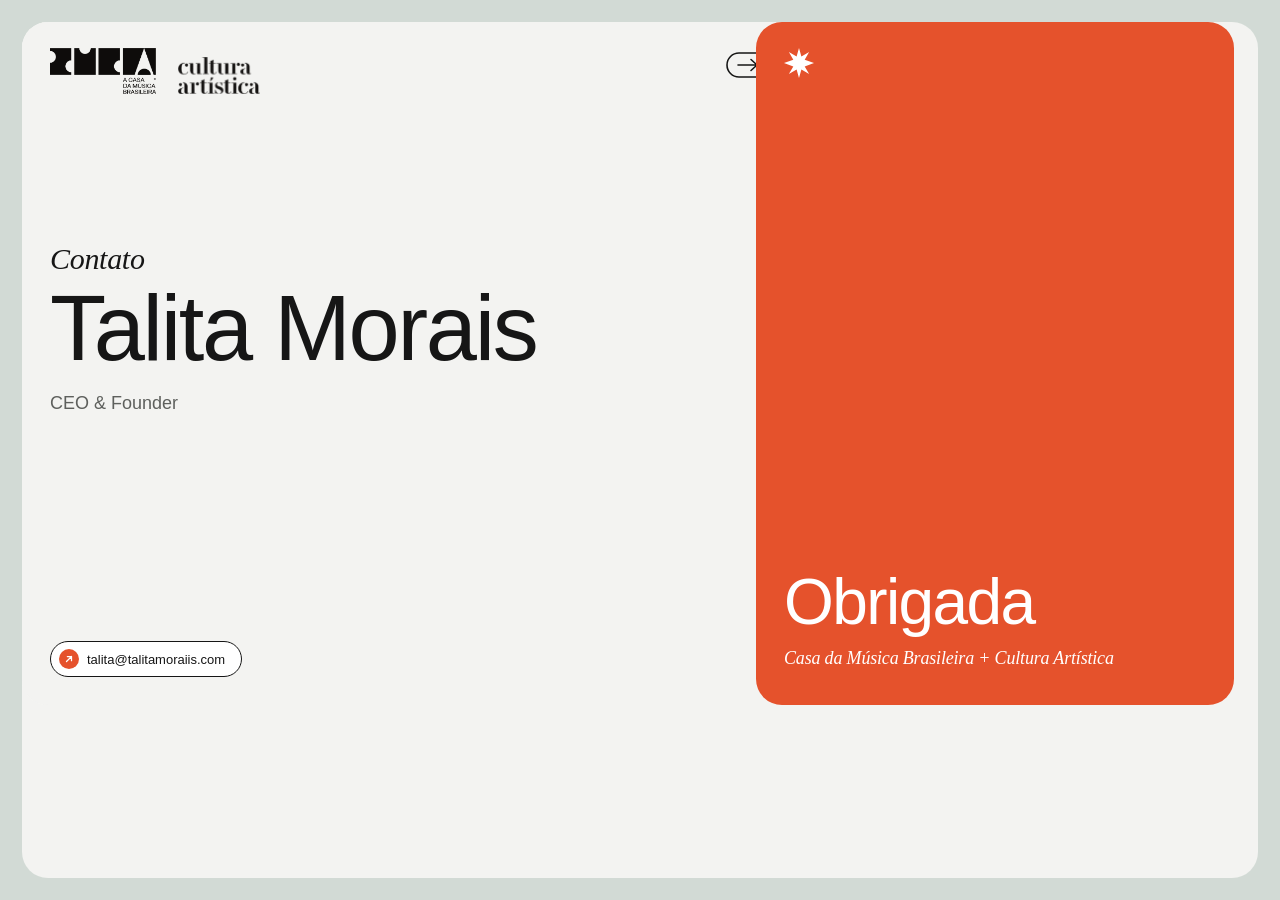
<file: zuca-cultura-decks/curadoria.html>
<!doctype html>
<html lang="pt-BR"><head><meta charset="utf-8"><title>Cultura Artística · Sugestão de curadoria</title>
<style>/*{{CSS}}*/
:root{--sage:#D2DAD5;--w:#F3F3F1;--k:#161616;--o:#E5522C;--ink:#161616;--mut:#5E605D}
html,body{background:var(--sage)}
.page{background:var(--sage);padding:0;font-family:'Instrument Sans',sans-serif;color:var(--ink)}
.c{position:absolute;border-radius:26px;padding:26px 28px;overflow:hidden}
.c.w{background:var(--w)}
.c.k{background:var(--k);color:#F2F2F0}
.c.o{background:var(--o);color:#fff}
.box{background:#fff;border:1px solid rgba(22,22,22,.55);border-radius:18px;padding:18px 20px}
.h{font-weight:400;letter-spacing:-.025em;line-height:1.02}
.it{font-family:'Instrument Serif',serif;font-style:italic;font-weight:400;letter-spacing:-.01em}
.big{font-weight:400;letter-spacing:-.045em;line-height:.9}
.brk{font-size:8px;line-height:1.15;letter-spacing:.06em;text-transform:uppercase;font-weight:500}
.tx{font-size:12px;line-height:1.45}
.sm{font-size:10px;line-height:1.4}
.mut{color:var(--mut)}
.c.k .mut,.c.o .mut{color:rgba(255,255,255,.72)}
.pill{display:inline-flex;align-items:center;gap:8px;background:#fff;color:var(--ink);border-radius:999px;padding:7px 16px;font-size:10.5px;font-weight:500;letter-spacing:.04em;text-transform:uppercase;white-space:nowrap}
.pill .dt{width:20px;height:20px;border-radius:50%;background:var(--o);display:inline-flex;align-items:center;justify-content:center;margin-left:-8px}
.arw{display:inline-block;width:44px;height:26px}
.star{display:inline-block}
.ph{display:block;border-radius:12px;height:auto}
.cap{font-size:9px;margin-top:5px;opacity:.7}
.row{display:flex}.col{display:flex;flex-direction:column}
.g8{gap:8px}.g10{gap:10px}.g12{gap:12px}.g14{gap:14px}.g18{gap:18px}.g24{gap:24px}
.f1{flex:1}
.abs{position:absolute}
.li{display:flex;gap:12px;padding:10px 0;border-top:1px solid rgba(22,22,22,.14)}
.li .k{width:150px;flex:none;font-size:12.5px;font-weight:500}
.li .v{font-size:11.2px;line-height:1.45;color:#3B3D3A}
.ag{display:grid;grid-template-columns:repeat(8,1fr);gap:10px 14px}
.ag img{display:block;width:100%;aspect-ratio:1;object-fit:cover;border-radius:12px}
.ag .nm{font-size:11.5px;font-weight:500;margin-top:7px;letter-spacing:-.01em;line-height:1.15}
.ag .n{font-size:8.5px;color:var(--mut);letter-spacing:.06em;margin-top:2px}
</style></head><body>
<svg width="0" height="0" style="position:absolute">
  <defs>
    <symbol id="arrow" viewBox="0 0 44 26"><rect x="1" y="1" width="42" height="24" rx="12" fill="none" stroke="currentColor" stroke-width="1.6"/><path d="M12 13h19M25 7.5l6 5.5-6 5.5" fill="none" stroke="currentColor" stroke-width="1.6" stroke-linecap="round" stroke-linejoin="round"/></symbol>
    <symbol id="star" viewBox="0 0 40 40"><path d="M20 0l3.2 11.4L33.5 5.2l-5.9 10.3L40 20l-12.4 4.5 5.9 10.3-10.3-6.2L20 40l-3.2-11.4-10.3 6.2 5.9-10.3L0 20l12.4-4.5L6.5 5.2l10.3 6.2z" fill="currentColor"/></symbol>
    <symbol id="ne" viewBox="0 0 12 12"><path d="M3 9l6-6M4 3h5v5" fill="none" stroke="#fff" stroke-width="1.5" stroke-linecap="round"/></symbol>
  </defs>
</svg>

<!-- 01 CAPA -->

<!-- 01 CAPA -->
<section class="page">
  <div class="c w" style="left:22px;top:22px;width:720px;height:631px">
    <div class="row" style="align-items:flex-end;gap:22px"><img src="img/logo_zuca.png" style="height:46px;display:block"><img src="img/logo_cultura.png" style="height:37px;display:block"></div>
    <div class="abs" style="left:28px;top:200px">
      <div class="it" style="font-size:30px">Projeto Cultura Artística</div>
      <div class="h" style="font-size:92px;margin-top:6px">Sugestão<br>de curadoria</div>
    </div>
    <div class="abs row g12" style="left:28px;bottom:28px;align-items:center">
      <span class="pill" style="border:1px solid var(--ink)"><span class="dt"><svg width="10" height="10"><use href="#ne"/></svg></span>Casa da Música Brasileira + Cultura Artística</span>
    </div>
    <svg class="abs arw" style="right:28px;top:30px;color:var(--ink)"><use href="#arrow"/></svg>
  </div>
  <div class="c k" style="left:756px;top:22px;width:422px;height:420px">
    <div class="row" style="justify-content:space-between"><div class="brk">[ Nova música<br>brasileira ]</div><svg class="arw" style="color:#fff"><use href="#arrow"/></svg></div>
    <div class="ag" style="grid-template-columns:repeat(3,1fr);gap:10px;margin-top:26px"><img src="img/cur_suednunes.jpg"><img src="img/cur_linndaquebrada.jpg"><img src="img/cur_jaloo.jpg"><img src="img/cur_attoxxa.jpg"><img src="img/cur_majis.jpg"><img src="img/cur_rodrigoalarcon.jpg"></div>
  </div>
  <div class="c o" style="left:756px;top:456px;width:422px;height:197px">
    <svg class="star" width="30" height="30" style="color:#fff"><use href="#star"/></svg>
    <div class="h" style="font-size:40px;margin-top:18px;white-space:nowrap">24 artistas</div>
    <div class="it" style="font-size:18px;margin-top:2px">para os palcos do Cultura Artística</div>
  </div>
</section>

<!-- 02 CURADORIA -->
<section class="page">
  <div class="c w" style="left:22px;top:22px;right:22px;bottom:22px">
    <div class="row" style="justify-content:space-between;align-items:flex-start">
      <div><div class="brk">[ Sugestão de curadoria ]</div>
        <div class="h" style="font-size:44px;margin-top:10px">Quem pode passar <span class="it">pelo palco</span></div></div>
      <div class="row" style="align-items:flex-end;gap:16px"><img src="img/logo_zuca.png" style="height:30px;display:block"><img src="img/logo_cultura.png" style="height:24px;display:block"></div>
    </div>
    <div class="ag" style="margin-top:18px;padding:0 6px"><div><img src="img/cur_majis.jpg"><div class="nm">Majis</div><div class="n">01</div></div><div><img src="img/cur_mauriciopazz.jpg"><div class="nm">Maurício Pazz</div><div class="n">02</div></div><div><img src="img/cur_leticiafialho.jpg"><div class="nm">Letícia Fialho</div><div class="n">03</div></div><div><img src="img/cur_gabrielrosa.jpg"><div class="nm">Gabriel Rosa</div><div class="n">04</div></div><div><img src="img/cur_pedroemilio.jpg"><div class="nm">Pedro Emílio</div><div class="n">05</div></div><div><img src="img/cur_attoxxa.jpg"><div class="nm">ÀTTØØXXÁ</div><div class="n">06</div></div><div><img src="img/cur_felipetoca.jpg"><div class="nm">Filipe Toca</div><div class="n">07</div></div><div><img src="img/cur_brunablack.jpg"><div class="nm">Bruna Black</div><div class="n">08</div></div><div><img src="img/cur_libnawinnie.jpg"><div class="nm">Libna Winnie</div><div class="n">09</div></div><div><img src="img/cur_iunafalcao.jpg"><div class="nm">Iuna Falcão</div><div class="n">10</div></div><div><img src="img/cur_suednunes.jpg"><div class="nm">Sued Nunes</div><div class="n">11</div></div><div><img src="img/cur_celodut.jpg"><div class="nm">Celo Dut</div><div class="n">12</div></div><div><img src="img/cur_linndaquebrada.jpg"><div class="nm">Linn da Quebrada</div><div class="n">13</div></div><div><img src="img/cur_ryanfidelis.jpg"><div class="nm">Ryan Fidelis</div><div class="n">14</div></div><div><img src="img/cur_tomribeira.jpg"><div class="nm">Tom Ribeira</div><div class="n">15</div></div><div><img src="img/cur_juma.jpg"><div class="nm">Juma</div><div class="n">16</div></div><div><img src="img/cur_rodrigoalarcon.jpg"><div class="nm">Rodrigo Alarcon</div><div class="n">17</div></div><div><img src="img/cur_felipecordeiro.jpg"><div class="nm">Felipe Cordeiro</div><div class="n">18</div></div><div><img src="img/cur_gabrie.jpg"><div class="nm">Gabriê</div><div class="n">19</div></div><div><img src="img/cur_uanamahin.jpg"><div class="nm">Uana Mahin</div><div class="n">20</div></div><div><img src="img/cur_matchola.jpg"><div class="nm">Matchola</div><div class="n">21</div></div><div><img src="img/cur_jaloo.jpg"><div class="nm">Jaloo</div><div class="n">22</div></div><div><img src="img/cur_zudzilla.jpg"><div class="nm">Zudizilla</div><div class="n">23</div></div><div><img src="img/cur_amandadepaula.jpg"><div class="nm">Amanda de Paula</div><div class="n">24</div></div></div>
  </div>
</section>
<!-- 03 CONTATO -->
<section class="page">
  <div class="c w" style="left:22px;top:22px;width:720px;height:631px">
    <div class="row" style="align-items:flex-end;gap:22px"><img src="img/logo_zuca.png" style="height:46px;display:block"><img src="img/logo_cultura.png" style="height:37px;display:block"></div>
    <div class="abs" style="left:28px;top:220px">
      <div class="it" style="font-size:30px">Contato</div>
      <div class="h" style="font-size:92px;margin-top:6px">Talita Morais</div>
      <div class="tx mut" style="font-size:18px;margin-top:14px">CEO &amp; Founder</div>
    </div>
    <div class="abs row g12" style="left:28px;bottom:28px;align-items:center">
      <span class="pill" style="border:1px solid var(--ink);text-transform:none;font-size:13px;letter-spacing:0"><span class="dt"><svg width="10" height="10"><use href="#ne"/></svg></span>talita@talitamoraiis.com</span>
    </div>
    <svg class="abs arw" style="right:28px;top:30px;color:var(--ink)"><use href="#arrow"/></svg>
  </div>
  <div class="c o" style="left:756px;top:22px;width:422px;height:631px">
    <svg class="star" width="30" height="30" style="color:#fff"><use href="#star"/></svg>
    <div class="h abs" style="font-size:64px;left:28px;bottom:70px;white-space:nowrap">Obrigada</div>
    <div class="it abs" style="font-size:18px;left:28px;bottom:36px">Casa da Música Brasileira + Cultura Artística</div>
  </div>
</section>
</body></html>
</file>
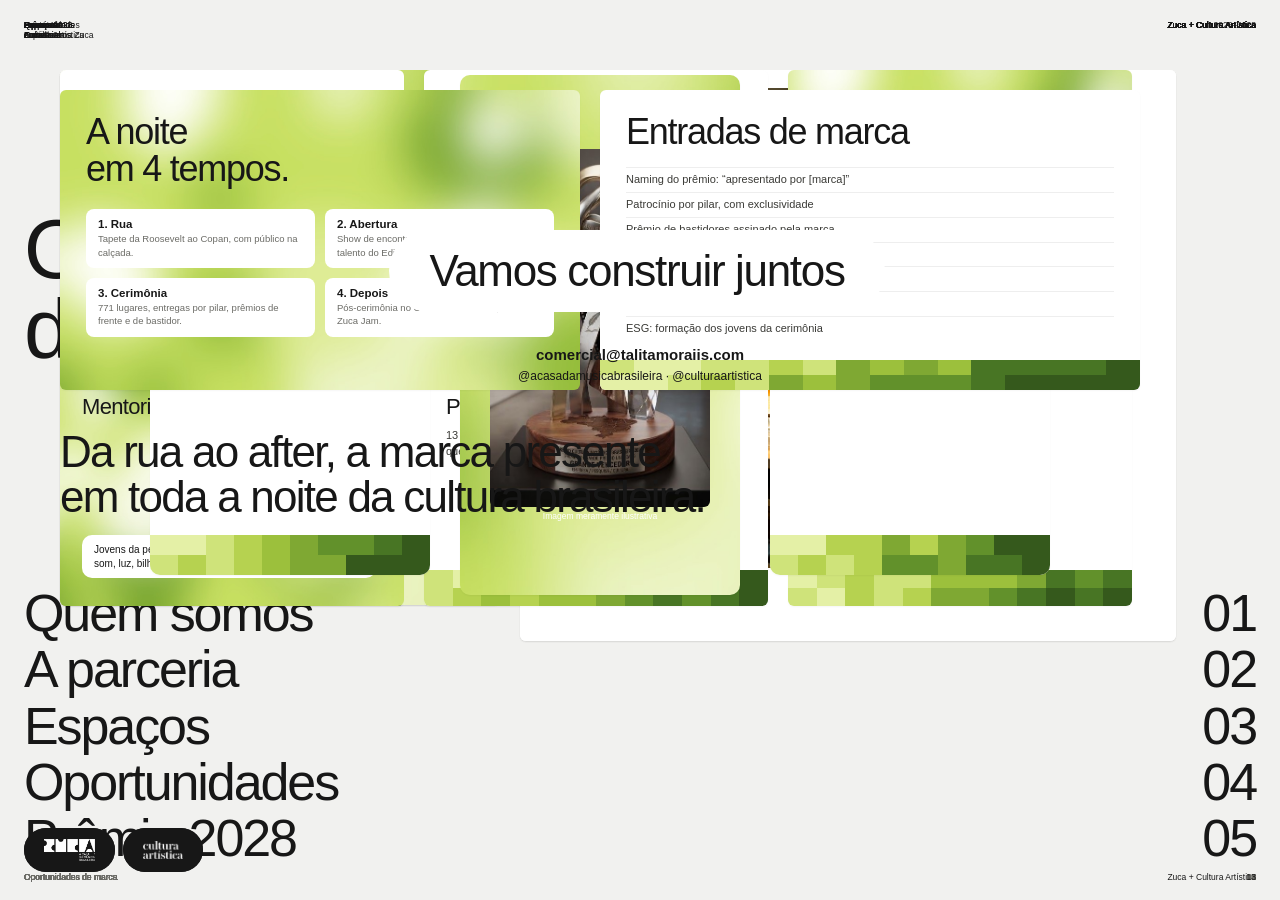
<file: zuca-cultura-decks/geral.html>
<!doctype html>
<html lang="pt-BR"><head><meta charset="utf-8"><title>Zuca + Cultura Artística · Oportunidades de marca</title>
<style>/*{{CSS}}*/

:root{--bg:#F1F1EF;--ink:#171717;--mut:#6B6B66;--g:#62912B}
html,body{background:var(--bg)}
.page{background:var(--bg);padding:0;font-family:'Inter Tight',sans-serif;color:var(--ink)}
.page.bl-bg{background:url(img/blur_verde.jpg) center/cover}
.page.bl-bg2{background:url(img/blur_verde2.jpg) center/cover}
.lb{position:absolute;font-size:8.5px;font-weight:500;line-height:1.2;z-index:5}
.lb.tl{left:24px;top:20px}.lb.tr{right:24px;top:20px}.lb.bl{left:24px;bottom:18px;color:var(--mut)}.lb.br{right:24px;bottom:18px;color:var(--mut)}
.card{position:absolute;background:#fff;border-radius:6px;overflow:hidden;box-shadow:0 1px 2px rgba(0,0,0,.04)}
.card.bl{background:url(img/blur_verde.jpg) center/cover}
.card.bl2{background:url(img/blur_verde2.jpg) center/cover}
.in{padding:20px 22px}
.h1{font-size:30px;font-weight:500;letter-spacing:-.035em;line-height:1.02}
.h2{font-size:22px;font-weight:500;letter-spacing:-.03em;line-height:1.05}
.tx{font-size:11px;line-height:1.45;color:#3A3A36}
.sm{font-size:9.5px;line-height:1.4;color:var(--mut)}
.big{font-size:64px;font-weight:500;letter-spacing:-.05em;line-height:.9}
.stp{display:grid;grid-template-rows:1fr 1fr;position:absolute;left:0;bottom:0}
.stp i{display:block}
.lp{display:inline-flex;align-items:center;justify-content:center;background:#171717;border-radius:999px;height:44px;padding:0 20px;margin-right:8px}
.pill{display:inline-flex;align-items:center;background:#171717;color:#fff;border-radius:999px;padding:6px 16px;font-size:11px;font-weight:500;margin:0 6px 8px 0}
.pill.w{background:#fff;color:var(--ink)}
.ph{background-size:cover;background-position:center}
.abs{position:absolute}.row{display:flex}.col{display:flex;flex-direction:column}
.cap{font-size:8.5px;color:var(--mut);margin-top:4px}
</style></head><body>
<section class="page bl-bg">
  <div class="lb tl">Proposta<br>comercial</div><div class="lb tr">2026–2028</div>
  <div class="abs" style="left:24px;top:210px;font-size:84px;font-weight:500;letter-spacing:-.05em;line-height:.95">Oportunidades<br>de marca</div>
  <div class="abs row" style="left:24px;bottom:28px;align-items:center"><span class="lp"><img src="img/logo_zuca_w.png" style="height:22px"></span><span class="lp"><img src="img/logo_cultura_w.png" style="height:18px"></span></div>
  <div class="lb br" style="color:var(--ink)">Zuca + Cultura Artística</div>
</section>
<section class="page" style="background:#fff">
  <div class="lb tl">Proposta<br>comercial</div><div class="lb tr">Zuca + Cultura Artística</div>
  <div class="abs" style="left:24px;right:24px;bottom:34px"><div class="row" style="justify-content:space-between;font-size:52px;font-weight:500;letter-spacing:-.04em;line-height:1.08"><span>Quem somos</span><span>01</span></div><div class="row" style="justify-content:space-between;font-size:52px;font-weight:500;letter-spacing:-.04em;line-height:1.08"><span>A parceria</span><span>02</span></div><div class="row" style="justify-content:space-between;font-size:52px;font-weight:500;letter-spacing:-.04em;line-height:1.08"><span>Espaços</span><span>03</span></div><div class="row" style="justify-content:space-between;font-size:52px;font-weight:500;letter-spacing:-.04em;line-height:1.08"><span>Oportunidades</span><span>04</span></div><div class="row" style="justify-content:space-between;font-size:52px;font-weight:500;letter-spacing:-.04em;line-height:1.08"><span>Prêmio 2028</span><span>05</span></div></div>
</section>
<section class="page ">
  <div class="lb tl">A parceria<br>em números</div>
  <div class="lb tr">Zuca + Cultura Artística</div>
  <div class="lb bl">Oportunidades de marca</div>
  <div class="lb br">03</div>
<div class="card" style="left:60px;top:70px;width:344px;height:258px"><div class="in"><div class="big" style="font-size:72px">26</div><div class="tx" style="margin-top:12px;width:230px">shows por ano: 13 no Auditório e 13 no Teatro Principal</div></div><div class="stp" style="width:344px;height:36px;grid-template-columns:repeat(12,1fr)"><i style="background:#CFE37A"></i><i style="background:#CFE37A"></i><i style="background:#E4F0A6"></i><i style="background:#CFE37A"></i><i style="background:#9CC03C"></i><i style="background:#7FA833"></i><i style="background:#9CC03C"></i><i style="background:#62912B"></i><i style="background:#62912B"></i><i style="background:#62912B"></i><i style="background:#487524"></i><i style="background:#35591C"></i><i style="background:#CFE37A"></i><i style="background:#E4F0A6"></i><i style="background:#B6D250"></i><i style="background:#B6D250"></i><i style="background:#9CC03C"></i><i style="background:#9CC03C"></i><i style="background:#9CC03C"></i><i style="background:#62912B"></i><i style="background:#35591C"></i><i style="background:#62912B"></i><i style="background:#35591C"></i><i style="background:#35591C"></i></div></div><div class="card bl" style="left:424px;top:70px;width:344px;height:258px"><div class="in"><div class="big" style="font-size:72px;">921</div><div class="tx" style="margin-top:12px;width:220px">lugares em dois palcos de padrão internacional</div></div><div class="abs row" style="right:14px;bottom:14px"><span class="lp" style="height:28px;padding:0 12px"><img src="img/logo_zuca_w.png" style="height:13px"></span></div></div><div class="card" style="left:788px;top:70px;width:344px;height:258px"><div class="in"><div class="big" style="font-size:72px">13</div><div class="tx" style="margin-top:12px;width:230px">entrevistas ao vivo do Papo de Música, que viram anuário</div></div><div class="stp" style="width:344px;height:36px;grid-template-columns:repeat(12,1fr)"><i style="background:#E4F0A6"></i><i style="background:#E4F0A6"></i><i style="background:#E4F0A6"></i><i style="background:#CFE37A"></i><i style="background:#B6D250"></i><i style="background:#9CC03C"></i><i style="background:#9CC03C"></i><i style="background:#7FA833"></i><i style="background:#7FA833"></i><i style="background:#62912B"></i><i style="background:#35591C"></i><i style="background:#35591C"></i><i style="background:#CFE37A"></i><i style="background:#B6D250"></i><i style="background:#B6D250"></i><i style="background:#CFE37A"></i><i style="background:#B6D250"></i><i style="background:#7FA833"></i><i style="background:#62912B"></i><i style="background:#62912B"></i><i style="background:#35591C"></i><i style="background:#35591C"></i><i style="background:#35591C"></i><i style="background:#35591C"></i></div></div><div class="card" style="left:60px;top:348px;width:344px;height:258px"><div class="in"><div class="big" style="font-size:72px">2</div><div class="tx" style="margin-top:12px;width:230px">festas de rua gratuitas por ano, da Roosevelt ao Copan</div></div><div class="stp" style="width:344px;height:36px;grid-template-columns:repeat(12,1fr)"><i style="background:#E4F0A6"></i><i style="background:#E4F0A6"></i><i style="background:#CFE37A"></i><i style="background:#B6D250"></i><i style="background:#CFE37A"></i><i style="background:#B6D250"></i><i style="background:#7FA833"></i><i style="background:#7FA833"></i><i style="background:#62912B"></i><i style="background:#62912B"></i><i style="background:#35591C"></i><i style="background:#35591C"></i><i style="background:#B6D250"></i><i style="background:#CFE37A"></i><i style="background:#B6D250"></i><i style="background:#B6D250"></i><i style="background:#7FA833"></i><i style="background:#9CC03C"></i><i style="background:#9CC03C"></i><i style="background:#62912B"></i><i style="background:#62912B"></i><i style="background:#487524"></i><i style="background:#487524"></i><i style="background:#35591C"></i></div></div><div class="card" style="left:424px;top:348px;width:344px;height:258px"><div class="in"><div class="big" style="font-size:58px">1.000+</div><div class="tx" style="margin-top:12px;width:230px">artistas inscritos no Edital Zuca 2025</div></div><div class="stp" style="width:344px;height:36px;grid-template-columns:repeat(12,1fr)"><i style="background:#E4F0A6"></i><i style="background:#E4F0A6"></i><i style="background:#E4F0A6"></i><i style="background:#B6D250"></i><i style="background:#9CC03C"></i><i style="background:#9CC03C"></i><i style="background:#B6D250"></i><i style="background:#9CC03C"></i><i style="background:#7FA833"></i><i style="background:#487524"></i><i style="background:#487524"></i><i style="background:#487524"></i><i style="background:#CFE37A"></i><i style="background:#CFE37A"></i><i style="background:#B6D250"></i><i style="background:#B6D250"></i><i style="background:#B6D250"></i><i style="background:#7FA833"></i><i style="background:#7FA833"></i><i style="background:#7FA833"></i><i style="background:#487524"></i><i style="background:#487524"></i><i style="background:#35591C"></i><i style="background:#35591C"></i></div></div><div class="card bl" style="left:788px;top:348px;width:344px;height:258px"><div class="in"><div class="big" style="font-size:58px;">5–6 mil</div><div class="tx" style="margin-top:12px;width:220px">assinantes e patronos do Cultura Artística</div></div><div class="abs row" style="right:14px;bottom:14px"><span class="lp" style="height:28px;padding:0 12px"><img src="img/logo_zuca_w.png" style="height:13px"></span></div></div>
</section>
<section class="page ">
  <div class="lb tl">Quem somos<br>Zuca</div>
  <div class="lb tr">Zuca + Cultura Artística</div>
  <div class="lb bl">Oportunidades de marca</div>
  <div class="lb br">04</div>
  <div class="card" style="left:60px;top:70px;width:500px;height:535px">
    <div class="in" style="padding:26px 28px">
      <div class="row" style="justify-content:space-between;align-items:flex-start"><div class="h1" style="width:320px">A Casa da Música Brasileira</div><span class="lp" style="height:34px;padding:0 14px;margin:0"><img src="img/logo_zuca_w.png" style="height:17px"></span></div>
      <div class="tx" style="margin-top:22px">Um espaço de encontros, descobertas e celebrações. Desde a inauguração, em outubro de 2024, a Casa se firmou como palco de inovação e referência para a música brasileira contemporânea.</div>
      <div class="tx" style="margin-top:10px">Em 2025, consolidou uma programação viva, com experiências que aproximaram artistas, público e marcas: dezenas de eventos, milhares de pessoas impactadas e ampla repercussão na imprensa e nas redes.</div>
      <div class="tx" style="margin-top:10px">Funciona numa casa modernista de Gregori Warchavchik (1930), tombada pelo Iphan, com Jota.pê como embaixador.</div>
    </div><div class="stp" style="width:500px;height:44px;grid-template-columns:repeat(14,1fr)"><i style="background:#E4F0A6"></i><i style="background:#E4F0A6"></i><i style="background:#B6D250"></i><i style="background:#E4F0A6"></i><i style="background:#CFE37A"></i><i style="background:#CFE37A"></i><i style="background:#9CC03C"></i><i style="background:#B6D250"></i><i style="background:#7FA833"></i><i style="background:#9CC03C"></i><i style="background:#7FA833"></i><i style="background:#487524"></i><i style="background:#35591C"></i><i style="background:#487524"></i><i style="background:#CFE37A"></i><i style="background:#E4F0A6"></i><i style="background:#9CC03C"></i><i style="background:#CFE37A"></i><i style="background:#B6D250"></i><i style="background:#9CC03C"></i><i style="background:#9CC03C"></i><i style="background:#62912B"></i><i style="background:#7FA833"></i><i style="background:#62912B"></i><i style="background:#62912B"></i><i style="background:#487524"></i><i style="background:#35591C"></i><i style="background:#35591C"></i></div>
  </div>
  <div class="card" style="left:580px;top:70px;width:560px;height:535px;padding:16px;background:#fff">
    <div style="display:grid;grid-template-columns:1fr 1fr;gap:12px">
      <div><div class="ph" style="width:258px;height:172px;border-radius:10px;background-image:url(img/zuca_fachada_dia.jpg);background-position:center"></div><div class="cap">Fachada</div></div>
      <div><div class="ph" style="width:258px;height:172px;border-radius:10px;background-image:url(img/zuca_musica.jpg);background-position:center"></div><div class="cap">Convivência</div></div>
      <div><div class="ph" style="width:258px;height:172px;border-radius:10px;background-image:url(img/zuca_estudio.jpg);background-position:center"></div><div class="cap">Estúdio</div></div>
      <div><div class="ph" style="width:258px;height:172px;border-radius:10px;background-image:url(img/zuca_jardim_petra.jpg);background-position:center"></div><div class="cap">Jardim</div></div>
    </div>
  </div>
</section>
<section class="page ">
  <div class="lb tl">Quem somos<br>Cultura Artística</div>
  <div class="lb tr">Zuca + Cultura Artística</div>
  <div class="lb bl">Oportunidades de marca</div>
  <div class="lb br">05</div>
  <div class="card" style="left:60px;top:70px;width:440px;height:535px">
    <div class="in" style="padding:26px 28px">
      <div class="row" style="justify-content:space-between;align-items:flex-start"><div class="h1">Um patrimônio nacional</div><span class="lp" style="height:34px;padding:0 14px;margin:0"><img src="img/logo_cultura_w.png" style="height:14px"></span></div>
      <div style="font-size:15px;line-height:1.4;letter-spacing:-.01em;margin-top:22px">“Heitor Villa-Lobos e Camargo Guarnieri prepararam com carinho especial o concerto de inauguração do Teatro Cultura Artística e de abertura da temporada de 1950.”</div>
      <div class="sm" style="margin-top:6px">Ivan Ângelo</div>
      <div class="tx" style="margin-top:18px">Projeto de Rino Levi, com painel de Di Cavalcanti na fachada, tombado nas esferas federal, estadual e municipal. Reaberto em 2024, com Teatro Principal de 771 lugares e Auditório de 150.</div>
    </div><div class="stp" style="width:440px;height:44px;grid-template-columns:repeat(12,1fr)"><i style="background:#CFE37A"></i><i style="background:#E4F0A6"></i><i style="background:#CFE37A"></i><i style="background:#CFE37A"></i><i style="background:#B6D250"></i><i style="background:#B6D250"></i><i style="background:#9CC03C"></i><i style="background:#62912B"></i><i style="background:#7FA833"></i><i style="background:#62912B"></i><i style="background:#62912B"></i><i style="background:#35591C"></i><i style="background:#CFE37A"></i><i style="background:#B6D250"></i><i style="background:#9CC03C"></i><i style="background:#B6D250"></i><i style="background:#9CC03C"></i><i style="background:#7FA833"></i><i style="background:#9CC03C"></i><i style="background:#7FA833"></i><i style="background:#487524"></i><i style="background:#62912B"></i><i style="background:#35591C"></i><i style="background:#35591C"></i></div>
  </div>
  <div class="card" style="left:520px;top:70px;width:620px;height:535px;padding:18px">
    <div style="display:grid;grid-template-columns:repeat(3,1fr);gap:14px 12px"><div><div class="ph" style="width:187px;height:150px;border-radius:10px;background-image:url(img/a_fachada.jpg);background-position:center"></div><div class="cap">Fachada</div></div><div><div class="ph" style="width:187px;height:150px;border-radius:10px;background-image:url(img/a_teatro.jpg);background-position:center"></div><div class="cap">Teatro Principal</div></div><div><div class="ph" style="width:187px;height:150px;border-radius:10px;background-image:url(img/a_auditorio.jpg);background-position:center"></div><div class="cap">Auditório</div></div><div><div class="ph" style="width:187px;height:150px;border-radius:10px;background-image:url(img/a_foyer.jpg);background-position:center"></div><div class="cap">Foyer</div></div><div><div class="ph" style="width:187px;height:150px;border-radius:10px;background-image:url(img/a_hall.jpg);background-position:center"></div><div class="cap">Hall</div></div><div><div class="ph" style="width:187px;height:150px;border-radius:10px;background-image:url(img/a_corredor.jpg);background-position:center"></div><div class="cap">Salas de estudo</div></div></div>
  </div>
</section>
<section class="page" style="background:#fff">
  <div class="lb tl">A parceria</div>
  <div class="lb tr">Zuca + Cultura Artística</div>
  <div class="lb bl">Oportunidades de marca</div>
  <div class="lb br">06</div>
  <div class="abs row" style="left:0;right:0;top:230px;justify-content:center;align-items:center">
    <span class="lp" style="height:60px;padding:0 28px"><img src="img/logo_zuca_w.png" style="height:30px"></span>
    <span class="lp" style="height:60px;padding:0 28px"><img src="img/logo_cultura_w.png" style="height:25px"></span>
    <span class="lp" style="height:60px;padding:0 30px;color:#fff;font-size:30px;font-weight:500;letter-spacing:-.03em;background:var(--g)">+ sua marca</span>
  </div>
  <div class="abs row" style="left:120px;right:120px;top:360px;gap:40px">
    <div style="flex:1"><div class="h2" style="font-size:18px">Zuca: o celeiro</div><div class="tx" style="margin-top:8px">Curadoria artística, projetos urbanos, formação de novos nomes, conteúdos digitais e atração da comunidade jovem.</div></div>
    <div style="flex:1"><div class="h2" style="font-size:18px">Cultura: o palco</div><div class="tx" style="margin-top:8px">Palcos de padrão internacional, chancela de excelência cultural e base engajada de assinantes e patronos.</div></div>
    <div style="flex:1"><div class="h2" style="font-size:18px">A marca: o ano todo</div><div class="tx" style="margin-top:8px">Juntos, ocupam o centro histórico, da Roosevelt ao Copan. A marca assina essa agenda, com exclusividade de categoria.</div></div>
  </div>
</section>
<section class="page ">
  <div class="lb tl">Espaços<br>Ecossistema Zuca</div>
  <div class="lb tr">Zuca + Cultura Artística</div>
  <div class="lb bl">Oportunidades de marca</div>
  <div class="lb br">07</div>
<div class="card" style="left:130px;top:95px;width:220px;height:480px;border-radius:18px"><div style="padding:12px"><div class="ph" style="width:196px;height:172px;border-radius:12px;background-image:url(img/edital.jpg);background-position:center top"></div></div><div style="padding:6px 16px"><div class="h2" style="font-size:20px">Edital de Música</div><div class="tx" style="margin-top:8px">Descoberta, mentoria e aceleração de novos talentos de todo o Brasil. 1.000+ inscritos em 2025.</div></div><div class="stp" style="width:220px;height:34px;grid-template-columns:repeat(8,1fr)"><i style="background:#E4F0A6"></i><i style="background:#B6D250"></i><i style="background:#9CC03C"></i><i style="background:#9CC03C"></i><i style="background:#62912B"></i><i style="background:#62912B"></i><i style="background:#35591C"></i><i style="background:#487524"></i><i style="background:#B6D250"></i><i style="background:#B6D250"></i><i style="background:#9CC03C"></i><i style="background:#7FA833"></i><i style="background:#7FA833"></i><i style="background:#487524"></i><i style="background:#35591C"></i><i style="background:#35591C"></i></div></div><div class="card" style="left:370px;top:95px;width:220px;height:480px;border-radius:18px"><div style="padding:12px"><div class="ph" style="width:196px;height:172px;border-radius:12px;background-image:url(img/prosa.jpg);background-position:center top"></div></div><div style="padding:6px 16px"><div class="h2" style="font-size:20px">Prosa</div><div class="tx" style="margin-top:8px">Pensamento, troca e provocação sobre os caminhos da música e do entretenimento.</div></div><div class="stp" style="width:220px;height:34px;grid-template-columns:repeat(8,1fr)"><i style="background:#E4F0A6"></i><i style="background:#CFE37A"></i><i style="background:#CFE37A"></i><i style="background:#7FA833"></i><i style="background:#7FA833"></i><i style="background:#7FA833"></i><i style="background:#487524"></i><i style="background:#487524"></i><i style="background:#CFE37A"></i><i style="background:#9CC03C"></i><i style="background:#9CC03C"></i><i style="background:#62912B"></i><i style="background:#7FA833"></i><i style="background:#487524"></i><i style="background:#487524"></i><i style="background:#35591C"></i></div></div><div class="card" style="left:850px;top:95px;width:220px;height:480px;border-radius:18px"><div style="padding:12px"><div class="ph" style="width:196px;height:172px;border-radius:12px;background-image:url(img/jam.jpg);background-position:center top"></div></div><div style="padding:6px 16px"><div class="h2" style="font-size:20px">Zuca Jam</div><div class="tx" style="margin-top:8px">Criação livre e coletiva entre intérpretes e compositores.</div></div><div class="stp" style="width:220px;height:34px;grid-template-columns:repeat(8,1fr)"><i style="background:#E4F0A6"></i><i style="background:#CFE37A"></i><i style="background:#9CC03C"></i><i style="background:#9CC03C"></i><i style="background:#7FA833"></i><i style="background:#7FA833"></i><i style="background:#62912B"></i><i style="background:#35591C"></i><i style="background:#CFE37A"></i><i style="background:#B6D250"></i><i style="background:#7FA833"></i><i style="background:#9CC03C"></i><i style="background:#487524"></i><i style="background:#35591C"></i><i style="background:#35591C"></i><i style="background:#35591C"></i></div></div><div class="card bl2" style="left:610px;top:75px;width:220px;height:520px;border-radius:18px;display:flex;flex-direction:column;align-items:center;justify-content:center"><span class="pill w" style="font-size:24px;padding:10px 26px;letter-spacing:-.02em">Zuca</span><div style="font-size:13px;font-weight:500;text-align:center;margin-top:18px;width:160px">+ Zuca Podcast: a música brasileira pela memória de quem fez</div></div>
</section>
<section class="page ">
  <div class="lb tl">Espaços<br>O palco</div>
  <div class="lb tr">Zuca + Cultura Artística</div>
  <div class="lb bl">Oportunidades de marca</div>
  <div class="lb br">08</div>
  <div class="card" style="left:60px;top:70px;width:440px;height:535px"><div class="in" style="padding:26px 28px"><div class="h1">O palco de classe mundial</div><div style="margin-top:24px"><div class="row" style="gap:14px;padding:12px 0;border-top:1px solid #E6E6E2"><div style="width:150px;flex:none"><div style="font-size:12.5px;font-weight:500">Teatro Principal</div><div class="sm">771 lugares</div></div><div class="tx">Som e luz de última geração. Casa da Série Petrobras.</div></div><div class="row" style="gap:14px;padding:12px 0;border-top:1px solid #E6E6E2"><div style="width:150px;flex:none"><div style="font-size:12.5px;font-weight:500">Auditório</div><div class="sm">150 lugares</div></div><div class="tx">Intimista, ideal para gravações ao vivo e lançamentos.</div></div><div class="row" style="gap:14px;padding:12px 0;border-top:1px solid #E6E6E2"><div style="width:150px;flex:none"><div style="font-size:12.5px;font-weight:500">Espaço aberto para a rua</div><div class="sm"></div></div><div class="tx">Conexão com o trânsito de pedestres do centro.</div></div><div class="row" style="gap:14px;padding:12px 0;border-top:1px solid #E6E6E2"><div style="width:150px;flex:none"><div style="font-size:12.5px;font-weight:500">Livraria Fauna e galerias</div><div class="sm"></div></div><div class="tx">Exposições, lançamentos, palestras e encontros.</div></div></div></div><div class="stp" style="width:440px;height:44px;grid-template-columns:repeat(12,1fr)"><i style="background:#E4F0A6"></i><i style="background:#CFE37A"></i><i style="background:#B6D250"></i><i style="background:#CFE37A"></i><i style="background:#9CC03C"></i><i style="background:#9CC03C"></i><i style="background:#7FA833"></i><i style="background:#7FA833"></i><i style="background:#62912B"></i><i style="background:#7FA833"></i><i style="background:#62912B"></i><i style="background:#35591C"></i><i style="background:#B6D250"></i><i style="background:#E4F0A6"></i><i style="background:#B6D250"></i><i style="background:#B6D250"></i><i style="background:#9CC03C"></i><i style="background:#9CC03C"></i><i style="background:#62912B"></i><i style="background:#487524"></i><i style="background:#35591C"></i><i style="background:#62912B"></i><i style="background:#35591C"></i><i style="background:#35591C"></i></div></div>
  <div class="card" style="left:520px;top:70px;width:620px;height:535px;padding:18px">
    <div class="ph" style="width:584px;height:330px;border-radius:10px;background-image:url(img/teatro.jpg);background-position:center"></div><div class="cap">Teatro Principal</div>
    <div class="row" style="gap:12px;margin-top:10px"><div><div class="ph" style="width:286px;height:140px;border-radius:10px;background-image:url(img/auditorio.jpg);background-position:center"></div><div class="cap">Auditório</div></div><div><div class="ph" style="width:286px;height:140px;border-radius:10px;background-image:url(img/foyer_rua.jpg);background-position:center"></div><div class="cap">Foyer aberto para a rua</div></div></div>
  </div>
</section>
<section class="page ">
  <div class="lb tl">Espaços<br>Café Petra</div>
  <div class="lb tr">Zuca + Cultura Artística</div>
  <div class="lb bl">Oportunidades de marca</div>
  <div class="lb br">09</div>
  <div class="card bl" style="left:60px;top:70px;width:440px;height:535px"><div class="in" style="padding:26px 28px">
    <div class="h1" style="font-size:40px">Café Petra no Cultura Artística</div>
    <div class="tx" style="margin-top:14px;font-size:12px;color:var(--ink)">O café ganha o nome da marca e vira o ponto de convivência do teatro, com fluxo diário e atendimento exclusivo em dias de evento.</div>
    <div style="margin-top:22px"><div style="background:#fff;border-radius:8px;padding:10px 14px;margin-bottom:8px"><div style="font-size:12px;font-weight:600;color:var(--ink)">Naming rights</div><div class="sm" style="margin-top:2px">Café Petra no Cultura Artística, no horário comercial e na agenda noturna.</div></div><div style="background:#fff;border-radius:8px;padding:10px 14px;margin-bottom:8px"><div style="font-size:12px;font-weight:600;color:var(--ink)">Exclusividade de portfólio</div><div class="sm" style="margin-top:2px">Todo o portfólio de bebidas do Grupo Petrópolis em todos os eventos.</div></div><div style="background:#fff;border-radius:8px;padding:10px 14px;margin-bottom:8px"><div style="font-size:12px;font-weight:600;color:var(--ink)">Conexão com a rua</div><div class="sm" style="margin-top:2px">A marca no trânsito de pedestres do centro e no Cultura para a Rua.</div></div><div style="background:#fff;border-radius:8px;padding:10px 14px;margin-bottom:8px"><div style="font-size:12px;font-weight:600;color:var(--ink)">Ativação gastronômica</div><div class="sm" style="margin-top:2px">Operação da Esse eu Posso, com chef focado em bem-estar.</div></div></div>
  </div></div>
  <div class="card" style="left:520px;top:70px;width:620px;height:535px;padding:18px">
    <div class="row" style="gap:12px"><div><div class="ph" style="width:290px;height:480px;border-radius:10px;background-image:url(img/cafe2_bar.jpg);background-position:center"></div><div class="cap">Balcão</div></div>
    <div class="col" style="gap:12px"><div><div class="ph" style="width:282px;height:222px;border-radius:10px;background-image:url(img/cafe2_balcao.jpg);background-position:center"></div><div class="cap">Café e foyer</div></div><div><div class="ph" style="width:282px;height:222px;border-radius:10px;background-image:url(img/cafe2_salao.jpg);background-position:center"></div><div class="cap">Salão</div></div></div></div>
  </div>
</section>
<section class="page ">
  <div class="lb tl">Oportunidades</div>
  <div class="lb tr">Zuca + Cultura Artística</div>
  <div class="lb bl">Oportunidades de marca</div>
  <div class="lb br">10</div>
<div class="card" style="left:60px;top:70px;width:344px;height:258px"><div class="in"><div class="sm">01</div><div class="h2" style="margin-top:14px">Naming rights do café</div><div class="tx" style="margin-top:10px;width:280px">Exclusividade de categoria e de portfólio, com verba de trade contínua.</div></div><div class="stp" style="width:344px;height:36px;grid-template-columns:repeat(12,1fr)"><i style="background:#CFE37A"></i><i style="background:#E4F0A6"></i><i style="background:#CFE37A"></i><i style="background:#CFE37A"></i><i style="background:#B6D250"></i><i style="background:#9CC03C"></i><i style="background:#9CC03C"></i><i style="background:#7FA833"></i><i style="background:#487524"></i><i style="background:#7FA833"></i><i style="background:#487524"></i><i style="background:#487524"></i><i style="background:#CFE37A"></i><i style="background:#B6D250"></i><i style="background:#CFE37A"></i><i style="background:#B6D250"></i><i style="background:#9CC03C"></i><i style="background:#9CC03C"></i><i style="background:#7FA833"></i><i style="background:#62912B"></i><i style="background:#487524"></i><i style="background:#62912B"></i><i style="background:#35591C"></i><i style="background:#35591C"></i></div></div><div class="card" style="left:424px;top:70px;width:344px;height:258px"><div class="in"><div class="sm">02</div><div class="h2" style="margin-top:14px">Cultura para a Rua</div><div class="tx" style="margin-top:10px;width:280px">2 festas por ano, aos domingos, com rua fechada, show de encontro, 2 DJs e atividades para crianças e pets.</div></div><div class="stp" style="width:344px;height:36px;grid-template-columns:repeat(12,1fr)"><i style="background:#CFE37A"></i><i style="background:#E4F0A6"></i><i style="background:#CFE37A"></i><i style="background:#CFE37A"></i><i style="background:#9CC03C"></i><i style="background:#9CC03C"></i><i style="background:#9CC03C"></i><i style="background:#62912B"></i><i style="background:#7FA833"></i><i style="background:#62912B"></i><i style="background:#62912B"></i><i style="background:#35591C"></i><i style="background:#CFE37A"></i><i style="background:#CFE37A"></i><i style="background:#B6D250"></i><i style="background:#B6D250"></i><i style="background:#9CC03C"></i><i style="background:#9CC03C"></i><i style="background:#9CC03C"></i><i style="background:#7FA833"></i><i style="background:#35591C"></i><i style="background:#487524"></i><i style="background:#35591C"></i><i style="background:#35591C"></i></div></div><div class="card bl" style="left:788px;top:70px;width:344px;height:258px"><div class="in"><div class="sm">03</div><div class="h2" style="margin-top:14px">Série Brasilidades</div></div><div class="abs" style="left:22px;right:22px;bottom:20px"><span class="pill w" style="font-size:10px;white-space:normal;line-height:1.35;border-radius:10px;padding:8px 12px">26 shows por ano: 13 no Auditório e 13 no Teatro Principal.</span></div></div><div class="card bl2" style="left:60px;top:348px;width:344px;height:258px"><div class="in"><div class="sm">04</div><div class="h2" style="margin-top:14px">Mentoria e capacitação</div></div><div class="abs" style="left:22px;right:22px;bottom:20px"><span class="pill w" style="font-size:10px;white-space:normal;line-height:1.35;border-radius:10px;padding:8px 12px">Jovens da periferia, com estágio no Cultura em produção, som, luz, bilheteria, regência, roadie e mídias sociais.</span></div></div><div class="card" style="left:424px;top:348px;width:344px;height:258px"><div class="in"><div class="sm">05</div><div class="h2" style="margin-top:14px">Papo de Música e Anuário</div><div class="tx" style="margin-top:10px;width:280px">13 entrevistas ao vivo com Fabiane Pereira, no YouTube, que viram o Anuário da Cultura Brasileira.</div></div><div class="stp" style="width:344px;height:36px;grid-template-columns:repeat(12,1fr)"><i style="background:#CFE37A"></i><i style="background:#E4F0A6"></i><i style="background:#CFE37A"></i><i style="background:#B6D250"></i><i style="background:#B6D250"></i><i style="background:#9CC03C"></i><i style="background:#B6D250"></i><i style="background:#7FA833"></i><i style="background:#7FA833"></i><i style="background:#7FA833"></i><i style="background:#62912B"></i><i style="background:#35591C"></i><i style="background:#CFE37A"></i><i style="background:#B6D250"></i><i style="background:#9CC03C"></i><i style="background:#B6D250"></i><i style="background:#9CC03C"></i><i style="background:#9CC03C"></i><i style="background:#7FA833"></i><i style="background:#62912B"></i><i style="background:#487524"></i><i style="background:#62912B"></i><i style="background:#487524"></i><i style="background:#35591C"></i></div></div><div class="card" style="left:788px;top:348px;width:344px;height:258px"><div class="in"><div class="sm">06</div><div class="h2" style="margin-top:14px">Clube de assinantes</div><div class="tx" style="margin-top:10px;width:280px">5 a 6 mil assinantes e patronos, com prioridade e desconto para clientes da marca.</div></div><div class="stp" style="width:344px;height:36px;grid-template-columns:repeat(12,1fr)"><i style="background:#E4F0A6"></i><i style="background:#CFE37A"></i><i style="background:#B6D250"></i><i style="background:#CFE37A"></i><i style="background:#CFE37A"></i><i style="background:#9CC03C"></i><i style="background:#9CC03C"></i><i style="background:#9CC03C"></i><i style="background:#7FA833"></i><i style="background:#487524"></i><i style="background:#62912B"></i><i style="background:#487524"></i><i style="background:#CFE37A"></i><i style="background:#E4F0A6"></i><i style="background:#B6D250"></i><i style="background:#CFE37A"></i><i style="background:#B6D250"></i><i style="background:#7FA833"></i><i style="background:#7FA833"></i><i style="background:#62912B"></i><i style="background:#487524"></i><i style="background:#35591C"></i><i style="background:#487524"></i><i style="background:#35591C"></i></div></div>
</section>
<section class="page ">
  <div class="lb tl">Prêmio 2028</div>
  <div class="lb tr">Zuca + Cultura Artística</div>
  <div class="lb bl">Oportunidades de marca</div>
  <div class="lb br">11</div>
  <div class="card" style="left:150px;top:95px;width:280px;height:480px;border-radius:10px"><div class="in">
    <div class="h2">Prêmio Cultura Artística Brasileira</div>
    <div class="tx" style="margin-top:10px">O primeiro grande prêmio unificado das artes no Brasil, num contrato plurianual de 3 anos.</div>
    <div style="margin-top:16px"><span class="pill">Música</span><span class="pill">Cinema</span><span class="pill">Literatura</span><span class="pill">Moda</span><span class="pill" style="background:var(--g)">Artes Plásticas</span></div>
  </div><div class="stp" style="width:280px;height:40px;grid-template-columns:repeat(10,1fr)"><i style="background:#E4F0A6"></i><i style="background:#E4F0A6"></i><i style="background:#CFE37A"></i><i style="background:#B6D250"></i><i style="background:#9CC03C"></i><i style="background:#7FA833"></i><i style="background:#62912B"></i><i style="background:#62912B"></i><i style="background:#487524"></i><i style="background:#35591C"></i><i style="background:#CFE37A"></i><i style="background:#B6D250"></i><i style="background:#CFE37A"></i><i style="background:#B6D250"></i><i style="background:#9CC03C"></i><i style="background:#7FA833"></i><i style="background:#7FA833"></i><i style="background:#35591C"></i><i style="background:#35591C"></i><i style="background:#35591C"></i></div></div>
  <div class="card bl" style="left:460px;top:75px;width:280px;height:520px;border-radius:10px;display:flex;flex-direction:column;align-items:center;justify-content:center">
    <img src="img/trofeu_foto.jpg" style="width:220px;display:block;border-radius:6px"><div class="cap" style="color:#fff">Imagem meramente ilustrativa</div></div>
  <div class="card" style="left:770px;top:95px;width:280px;height:480px;border-radius:10px"><div class="in">
    <div class="h2">Grande diferencial</div>
    <div class="tx" style="margin-top:10px">Além de consagrar artistas nos palcos e nas telas, o prêmio reconhece quem move a cultura nos bastidores: empresários, curadores, diretores de fotografia, produtores executivos e diretores artísticos.</div>
  </div><div class="stp" style="width:280px;height:40px;grid-template-columns:repeat(10,1fr)"><i style="background:#E4F0A6"></i><i style="background:#E4F0A6"></i><i style="background:#B6D250"></i><i style="background:#B6D250"></i><i style="background:#7FA833"></i><i style="background:#B6D250"></i><i style="background:#7FA833"></i><i style="background:#62912B"></i><i style="background:#35591C"></i><i style="background:#35591C"></i><i style="background:#CFE37A"></i><i style="background:#B6D250"></i><i style="background:#CFE37A"></i><i style="background:#B6D250"></i><i style="background:#62912B"></i><i style="background:#62912B"></i><i style="background:#7FA833"></i><i style="background:#487524"></i><i style="background:#487524"></i><i style="background:#35591C"></i></div></div>
</section>
<section class="page ">
  <div class="lb tl">Prêmio 2028<br>A noite</div>
  <div class="lb tr">Zuca + Cultura Artística</div>
  <div class="lb bl">Oportunidades de marca</div>
  <div class="lb br">12</div>
  <div class="card bl" style="left:60px;top:90px;width:520px;height:300px"><div class="in" style="padding:24px 26px">
    <div class="h1" style="font-size:36px">A noite<br>em 4 tempos.</div>
    <div style="display:grid;grid-template-columns:1fr 1fr;gap:10px;margin-top:22px"><div style="background:#fff;border-radius:8px;padding:9px 12px;color:var(--ink)"><div style="font-size:11.5px;font-weight:600">1. Rua</div><div class="sm" style="margin-top:2px">Tapete da Roosevelt ao Copan, com público na calçada.</div></div><div style="background:#fff;border-radius:8px;padding:9px 12px;color:var(--ink)"><div style="font-size:11.5px;font-weight:600">2. Abertura</div><div class="sm" style="margin-top:2px">Show de encontro entre artista consagrado e talento do Edital.</div></div><div style="background:#fff;border-radius:8px;padding:9px 12px;color:var(--ink)"><div style="font-size:11.5px;font-weight:600">3. Cerimônia</div><div class="sm" style="margin-top:2px">771 lugares, entregas por pilar, prêmios de frente e de bastidor.</div></div><div style="background:#fff;border-radius:8px;padding:9px 12px;color:var(--ink)"><div style="font-size:11.5px;font-weight:600">4. Depois</div><div class="sm" style="margin-top:2px">Pós-cerimônia no Café Petra e na rua, com Zuca Jam.</div></div></div>
  </div></div>
  <div class="card" style="left:600px;top:90px;width:540px;height:300px"><div class="in" style="padding:24px 26px">
    <div class="h1" style="font-size:36px">Entradas de marca</div>
    <div style="margin-top:16px"><div class="tx" style="padding:4px 0;border-top:1px solid #EEE">Naming do prêmio: “apresentado por [marca]”</div><div class="tx" style="padding:4px 0;border-top:1px solid #EEE">Patrocínio por pilar, com exclusividade</div><div class="tx" style="padding:4px 0;border-top:1px solid #EEE">Prêmio de bastidores assinado pela marca</div><div class="tx" style="padding:4px 0;border-top:1px solid #EEE">After no Café Petra</div><div class="tx" style="padding:4px 0;border-top:1px solid #EEE">Tapete e rua: experiência e amostragem</div><div class="tx" style="padding:4px 0;border-top:1px solid #EEE">Conteúdo e anuário com capítulo patrocinado</div><div class="tx" style="padding:4px 0;border-top:1px solid #EEE">ESG: formação dos jovens da cerimônia</div></div>
  </div><div class="stp" style="width:540px;height:30px;grid-template-columns:repeat(16,1fr)"><i style="background:#CFE37A"></i><i style="background:#E4F0A6"></i><i style="background:#E4F0A6"></i><i style="background:#CFE37A"></i><i style="background:#CFE37A"></i><i style="background:#B6D250"></i><i style="background:#CFE37A"></i><i style="background:#7FA833"></i><i style="background:#9CC03C"></i><i style="background:#7FA833"></i><i style="background:#9CC03C"></i><i style="background:#487524"></i><i style="background:#487524"></i><i style="background:#487524"></i><i style="background:#487524"></i><i style="background:#35591C"></i><i style="background:#E4F0A6"></i><i style="background:#E4F0A6"></i><i style="background:#CFE37A"></i><i style="background:#B6D250"></i><i style="background:#CFE37A"></i><i style="background:#7FA833"></i><i style="background:#9CC03C"></i><i style="background:#7FA833"></i><i style="background:#62912B"></i><i style="background:#62912B"></i><i style="background:#62912B"></i><i style="background:#487524"></i><i style="background:#35591C"></i><i style="background:#35591C"></i><i style="background:#35591C"></i><i style="background:#35591C"></i></div></div>
  <div class="abs" style="left:60px;top:430px;width:1080px;font-size:44px;font-weight:500;letter-spacing:-.04em;line-height:1.02">Da rua ao after, a marca presente<br>em toda a noite da cultura brasileira.</div>
</section>
<section class="page bl-bg2">
  <div class="lb tl">Contato</div><div class="lb tr">Zuca + Cultura Artística</div>
  <div class="abs" style="left:0;right:0;top:230px;text-align:center">
    <span class="pill w" style="font-size:44px;padding:16px 40px;letter-spacing:-.03em;font-weight:500">Vamos construir juntos</span>
    <div style="font-size:15px;font-weight:600;margin-top:26px">comercial@talitamoraiis.com</div>
    <div style="font-size:12px;margin-top:6px">@acasadamusicabrasileira · @culturaartistica</div>
  </div>
  <div class="abs row" style="left:24px;bottom:28px;align-items:center"><span class="lp"><img src="img/logo_zuca_w.png" style="height:22px"></span><span class="lp"><img src="img/logo_cultura_w.png" style="height:18px"></span></div>
  <div class="lb br" style="color:var(--ink)">13</div>
</section>
</body></html>
</file>
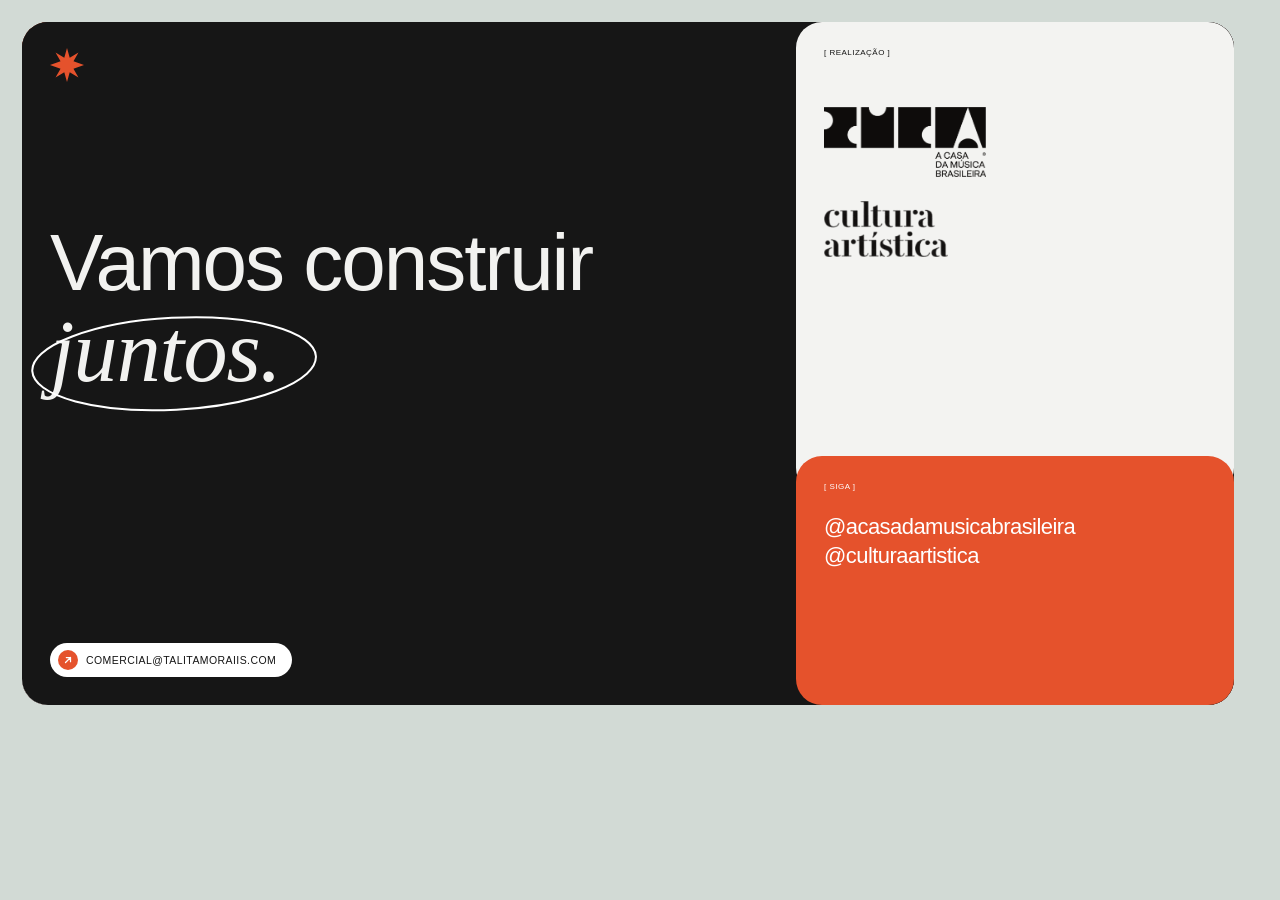
<file: zuca-cultura-decks/geral_sem_marca.html>
<!doctype html>
<html lang="pt-BR"><head><meta charset="utf-8"><title>Zuca + Cultura Artística · Oportunidades de marca</title>
<style>/*{{CSS}}*/
:root{--sage:#D2DAD5;--w:#F3F3F1;--k:#161616;--o:#E5522C;--ink:#161616;--mut:#5E605D}
html,body{background:var(--sage)}
.page{background:var(--sage);padding:0;font-family:'Instrument Sans',sans-serif;color:var(--ink)}
.c{position:absolute;border-radius:26px;padding:26px 28px;overflow:hidden}
.c.w{background:var(--w)}
.c.k{background:var(--k);color:#F2F2F0}
.c.o{background:var(--o);color:#fff}
.box{background:#fff;border:1px solid rgba(22,22,22,.55);border-radius:18px;padding:18px 20px}
.h{font-weight:400;letter-spacing:-.025em;line-height:1.02}
.it{font-family:'Instrument Serif',serif;font-style:italic;font-weight:400;letter-spacing:-.01em}
.big{font-weight:400;letter-spacing:-.045em;line-height:.9}
.brk{font-size:8px;line-height:1.15;letter-spacing:.06em;text-transform:uppercase;font-weight:500}
.tx{font-size:12px;line-height:1.45}
.sm{font-size:10px;line-height:1.4}
.mut{color:var(--mut)}
.c.k .mut,.c.o .mut{color:rgba(255,255,255,.72)}
.pill{display:inline-flex;align-items:center;gap:8px;background:#fff;color:var(--ink);border-radius:999px;padding:7px 16px;font-size:10.5px;font-weight:500;letter-spacing:.04em;text-transform:uppercase;white-space:nowrap}
.pill .dt{width:20px;height:20px;border-radius:50%;background:var(--o);display:inline-flex;align-items:center;justify-content:center;margin-left:-8px}
.arw{display:inline-block;width:44px;height:26px}
.star{display:inline-block}
.ph{display:block;border-radius:12px;height:auto}
.cap{font-size:9px;margin-top:5px;opacity:.7}
.row{display:flex}.col{display:flex;flex-direction:column}
.g8{gap:8px}.g10{gap:10px}.g12{gap:12px}.g14{gap:14px}.g18{gap:18px}.g24{gap:24px}
.f1{flex:1}
.abs{position:absolute}
.li{display:flex;gap:12px;padding:10px 0;border-top:1px solid rgba(22,22,22,.14)}
.li .k{width:150px;flex:none;font-size:12.5px;font-weight:500}
.li .v{font-size:11.2px;line-height:1.45;color:#3B3D3A}
</style></head><body>
<svg width="0" height="0" style="position:absolute">
  <defs>
    <symbol id="arrow" viewBox="0 0 44 26"><rect x="1" y="1" width="42" height="24" rx="12" fill="none" stroke="currentColor" stroke-width="1.6"/><path d="M12 13h19M25 7.5l6 5.5-6 5.5" fill="none" stroke="currentColor" stroke-width="1.6" stroke-linecap="round" stroke-linejoin="round"/></symbol>
    <symbol id="star" viewBox="0 0 40 40"><path d="M20 0l3.2 11.4L33.5 5.2l-5.9 10.3L40 20l-12.4 4.5 5.9 10.3-10.3-6.2L20 40l-3.2-11.4-10.3 6.2 5.9-10.3L0 20l12.4-4.5L6.5 5.2l10.3 6.2z" fill="currentColor"/></symbol>
    <symbol id="ne" viewBox="0 0 12 12"><path d="M3 9l6-6M4 3h5v5" fill="none" stroke="#fff" stroke-width="1.5" stroke-linecap="round"/></symbol>
  </defs>
</svg>

<!-- 01 CAPA -->
<section class="page">
  <div class="c w" style="left:22px;top:22px;width:720px;height:631px">
    <div class="row" style="align-items:flex-end;gap:22px"><img src="img/logo_zuca.png" style="height:46px;display:block"><img src="img/logo_cultura.png" style="height:37px;display:block"></div>
    <div class="abs" style="left:28px;top:200px">
      <div class="it" style="font-size:30px">Proposta comercial</div>
      <div class="h" style="font-size:92px;margin-top:6px">Oportunidades<br>de marca</div>
    </div>
    <div class="abs row g12" style="left:28px;bottom:28px;align-items:center">
      <span class="pill" style="border:1px solid var(--ink)"><span class="dt"><svg width="10" height="10"><use href="#ne"/></svg></span>Zuca + Cultura Artística</span>
      <span class="tx mut" style="margin-left:10px">A tradição do Cultura e a curadoria da Zuca,<br>juntas no centro de São Paulo.</span>
    </div>
    <svg class="abs arw" style="right:28px;top:30px;color:var(--ink)"><use href="#arrow"/></svg>
  </div>
  <div class="c k" style="left:756px;top:22px;width:422px;height:420px">
    <div class="row" style="justify-content:space-between"><div class="brk">[ A Casa da<br>Música Brasileira ]</div><svg class="arw" style="color:#fff"><use href="#arrow"/></svg></div>
    <img class="ph" src="img/zuca_fachada_dia.jpg" style="width:366px;margin-top:26px">
    <div class="row g10" style="margin-top:16px"><span class="pill">Rua Bahia · desde 2024</span></div>
  </div>
  <div class="c o" style="left:756px;top:456px;width:422px;height:197px">
    <svg class="star" width="30" height="30" style="color:#fff"><use href="#star"/></svg>
    <div class="h" style="font-size:40px;margin-top:18px;white-space:nowrap">Centro de São Paulo</div>
    <div class="it" style="font-size:18px;margin-top:2px">da Praça Roosevelt ao Copan</div>
  </div>
</section>

<!-- 02 RESUMO -->
<section class="page">
  <div class="c w" style="left:22px;top:22px;width:420px;height:631px">
    <div class="brk">[ A parceria<br>em uma página ]</div>
    <div class="h" style="font-size:40px;margin-top:40px">Um celeiro criativo e um palco histórico.</div>
    <div class="it" style="font-size:24px;margin-top:10px;line-height:1.1">Uma agenda que a marca assina o ano inteiro.</div>
    <div class="abs col g12" style="left:28px;right:28px;bottom:28px">
      <div class="tx"><b>Zuca</b> descobre, forma e lança a nova geração da música brasileira.</div>
      <div class="tx"><b>Cultura Artística</b> dá o palco: um dos teatros mais emblemáticos do país.</div>
      <div class="tx"><b>A marca</b> assina produtos contínuos, com exclusividade de categoria.</div>
    </div>
  </div>
  <div class="abs" style="left:456px;top:22px;width:722px;height:631px;display:grid;grid-template-columns:repeat(3,1fr);grid-template-rows:1fr 1fr;gap:14px">
    <div class="c k" style="position:relative"><div class="brk">[ Série Brasilidades ]</div><div class="big abs" style="font-size:96px;left:26px;bottom:62px">26</div><div class="sm mut abs" style="left:26px;bottom:24px;right:26px">shows por ano: 13 no Auditório e 13 no Teatro Principal</div></div>
    <div class="c w" style="position:relative"><div class="brk">[ Dois palcos ]</div><div class="big abs" style="font-size:96px;left:26px;bottom:62px">921</div><div class="sm mut abs" style="left:26px;bottom:24px;right:26px">lugares de padrão internacional</div></div>
    <div class="c o" style="position:relative"><svg class="star" width="26" height="26" style="color:#fff"><use href="#star"/></svg><div class="big abs" style="font-size:96px;left:26px;bottom:62px">13</div><div class="sm abs" style="left:26px;bottom:24px;right:26px;opacity:.85">entrevistas ao vivo do Papo de Música, que viram anuário</div></div>
    <div class="c w" style="position:relative"><div class="brk">[ Cultura para a Rua ]</div><div class="big abs" style="font-size:96px;left:26px;bottom:62px">2</div><div class="sm mut abs" style="left:26px;bottom:24px;right:26px">festas de rua gratuitas por ano, da Roosevelt ao Copan</div></div>
    <div class="c w" style="position:relative;background:#fff"><div class="brk">[ Edital Zuca 2025 ]</div><div class="big abs" style="font-size:66px;left:26px;bottom:62px">1.000+</div><div class="sm mut abs" style="left:26px;bottom:24px;right:26px">artistas inscritos, de todas as regiões</div></div>
    <div class="c k" style="position:relative"><div class="brk">[ Clube ]</div><div class="big abs" style="font-size:56px;left:26px;bottom:62px">5–6 mil</div><div class="sm mut abs" style="left:26px;bottom:24px;right:26px">assinantes e patronos do Cultura Artística</div></div>
  </div>
</section>

<!-- 03 DIVISOR -->
<section class="page">
  <div class="c o" style="left:22px;top:22px;width:1156px;height:631px">
    <div class="row" style="justify-content:space-between"><svg class="star" width="40" height="40" style="color:#fff"><use href="#star"/></svg><div class="brk">[ Capítulo<br>01 ]</div></div>
    <div class="abs" style="left:28px;bottom:40px">
      <div class="it" style="font-size:34px">A tradição e o contemporâneo</div>
      <div class="h" style="font-size:150px;margin-top:4px">Quem somos</div>
    </div>
    <svg class="abs arw" style="right:28px;bottom:48px;color:#fff;width:66px;height:39px"><use href="#arrow"/></svg>
  </div>
</section>

<!-- 04 ZUCA -->
<section class="page">
  <div class="c w" style="left:22px;top:22px;width:520px;height:631px">
    <div class="row" style="justify-content:space-between;align-items:flex-start"><img src="img/logo_zuca.png" style="height:38px;display:block"><div class="brk" style="text-align:right">[ Zuca ·<br>desde 2024 ]</div></div>
    <div class="h" style="font-size:44px;margin-top:40px">O que construímos</div>
    <div class="it" style="font-size:21px;margin-top:6px">Um espaço de encontros, descobertas e celebrações.</div>
    <div class="tx" style="margin-top:20px">Desde a inauguração, em outubro de 2024, a Casa da Música Brasileira se firmou como palco de inovação e referência para a música brasileira contemporânea.</div>
    <div class="tx" style="margin-top:10px">Em 2025, consolidou uma programação viva, com experiências que aproximaram artistas, público e marcas: dezenas de eventos, milhares de pessoas impactadas e ampla repercussão na imprensa e nas redes.</div>
    <div class="abs row g14" style="left:28px;right:28px;bottom:26px">
      <div class="box f1"><div class="big" style="font-size:40px">1930</div><div class="sm mut" style="margin-top:6px">casa modernista de Warchavchik, tombada pelo Iphan</div></div>
      <div class="box f1" style="background:var(--o);border-color:var(--o);color:#fff"><div class="big" style="font-size:40px">Jota.pê</div><div class="sm" style="margin-top:6px;opacity:.85">embaixador da casa</div></div>
    </div>
  </div>
  <div class="c k" style="left:556px;top:22px;width:622px;height:631px">
    <div class="row" style="justify-content:space-between"><div class="brk">[ A casa ]</div><svg class="arw" style="color:#fff"><use href="#arrow"/></svg></div>
    <div style="display:grid;grid-template-columns:1fr 1fr;gap:14px 16px;margin-top:22px">
      <div><img class="ph" src="img/zuca_fachada_dia.jpg" style="width:275px"><div class="cap">Fachada</div></div>
      <div><img class="ph" src="img/zuca_musica.jpg" style="width:275px"><div class="cap">Convivência</div></div>
      <div><img class="ph" src="img/zuca_estudio.jpg" style="width:275px"><div class="cap">Estúdio</div></div>
      <div><div class="ph" style="width:275px;height:184px;background:url(img/zuca_cafe.jpg) center 40%/cover"></div><div class="cap">Café e terraço</div></div>
    </div>
  </div>
</section>

<!-- 05 CULTURA -->
<section class="page">
  <div class="c k" style="left:22px;top:22px;width:470px;height:631px">
    <div class="row" style="justify-content:space-between;align-items:flex-start"><img src="img/logo_cultura_w.png" style="height:34px;display:block"><div class="brk" style="text-align:right">[ Desde<br>1912 ]</div></div>
    <div class="h" style="font-size:42px;margin-top:36px">Um patrimônio nacional</div>
    <div class="it" style="font-size:19px;margin-top:14px;line-height:1.25;color:rgba(255,255,255,.85)">“Os dois maiores maestros e compositores brasileiros, Heitor Villa-Lobos e Camargo Guarnieri, prepararam com carinho especial o concerto de inauguração do Teatro Cultura Artística.”</div>
    <div class="sm mut" style="margin-top:6px">Ivan Ângelo, sobre a temporada de 1950</div>
    <div class="tx mut" style="margin-top:16px">Projeto de Rino Levi, com painel de Di Cavalcanti na fachada, o teatro é tombado nas esferas federal, estadual e municipal. Reaberto em 2024, tem Teatro Principal de 771 lugares e Auditório de 150.</div>
    <div class="abs row g10" style="left:28px;bottom:26px"><span class="pill">771 lugares</span><span class="pill">150 lugares</span><span class="pill" style="background:var(--o);color:#fff">Tombado</span></div>
  </div>
  <div class="c w" style="left:506px;top:22px;width:672px;height:631px">
    <div class="row" style="justify-content:space-between"><div class="brk">[ Os espaços<br>em aquarela ]</div><svg class="star" width="24" height="24" style="color:var(--o)"><use href="#star"/></svg></div>
    <div style="display:grid;grid-template-columns:repeat(3,1fr);gap:16px 14px;margin-top:20px">
      <div><img class="ph" src="img/a_fachada.jpg" style="width:195px"><div class="cap">Fachada</div></div>
      <div><img class="ph" src="img/a_teatro.jpg" style="width:195px"><div class="cap">Teatro Principal</div></div>
      <div><img class="ph" src="img/a_auditorio.jpg" style="width:195px"><div class="cap">Auditório</div></div>
      <div><img class="ph" src="img/a_foyer.jpg" style="width:195px"><div class="cap">Foyer</div></div>
      <div><img class="ph" src="img/a_hall.jpg" style="width:195px"><div class="cap">Hall</div></div>
      <div><img class="ph" src="img/a_corredor.jpg" style="width:195px"><div class="cap">Salas de estudo</div></div>
    </div>
  </div>
</section>

<!-- 06 DIVISOR -->
<section class="page">
  <div class="c k" style="left:22px;top:22px;width:1156px;height:631px">
    <div class="row" style="justify-content:space-between"><svg class="star" width="40" height="40" style="color:var(--o)"><use href="#star"/></svg><div class="brk">[ Capítulo<br>02 ]</div></div>
    <div class="abs" style="left:28px;bottom:40px">
      <div class="it" style="font-size:34px">Curadorias e conexões entre polos criativos</div>
      <div class="h" style="font-size:150px;margin-top:4px">A parceria</div>
    </div>
    <svg class="abs arw" style="right:28px;bottom:48px;color:#fff;width:66px;height:39px"><use href="#arrow"/></svg>
  </div>
</section>

<!-- 07 ALIANÇA -->
<section class="page">
  <div class="c w" style="left:22px;top:22px;width:1156px;height:200px">
    <div class="row" style="justify-content:space-between"><div class="brk">[ Aliança<br>estratégica ]</div><svg class="arw" style="color:var(--ink)"><use href="#arrow"/></svg></div>
    <div class="row" style="margin-top:20px;align-items:flex-end;gap:40px">
      <div class="h" style="font-size:46px;width:620px">Um novo polo cultural <span class="it">no centro de São Paulo.</span></div>
      <div class="tx mut" style="width:420px">A Zuca lança e gerencia a nova geração da música brasileira. O Cultura Artística é um dos teatros mais emblemáticos do país. Juntos, ocupam o centro histórico, da Praça Roosevelt ao Copan.</div>
    </div>
  </div>
  <div class="c k" style="left:22px;top:236px;width:571px;height:260px">
    <div class="row" style="justify-content:space-between;align-items:flex-start"><img src="img/logo_zuca_w.png" style="height:38px;display:block"><span class="pill">Celeiro</span></div>
    <div class="h" style="font-size:34px;margin-top:40px">O polo <span class="it">criativo</span></div>
    <div class="tx mut" style="margin-top:10px;width:470px">Curadoria artística, projetos urbanos, formação de novos nomes, conteúdos digitais e atração da comunidade jovem.</div>
  </div>
  <div class="c o" style="left:607px;top:236px;width:571px;height:260px">
    <div class="row" style="justify-content:space-between;align-items:flex-start"><img src="img/logo_cultura_w.png" style="height:34px;display:block"><span class="pill">Palco</span></div>
    <div class="h" style="font-size:34px;margin-top:44px">O palco <span class="it">histórico</span></div>
    <div class="tx" style="margin-top:10px;width:470px;opacity:.9">Palcos de padrão internacional, chancela de excelência cultural e conexão com uma base engajada de assinantes e patronos.</div>
  </div>
  <div class="c w" style="left:22px;top:510px;width:1156px;height:143px;padding:16px 20px">
    <div class="row g14" style="align-items:flex-start">
      <img class="ph" src="img/zuca_musica.jpg" style="height:111px;width:auto">
      <img class="ph" src="img/zuca_estudio.jpg" style="height:111px;width:auto">
      <img class="ph" src="img/f_teatro.jpg" style="height:111px;width:auto">
      <img class="ph" src="img/f_auditorio.jpg" style="height:111px;width:auto">
      <img class="ph" src="img/f_foyer_azul.jpg" style="height:111px;width:auto">
    </div>
  </div>
</section>

<!-- 08 DIVISOR -->
<section class="page">
  <div class="c w" style="left:22px;top:22px;width:1156px;height:631px">
    <div class="row" style="justify-content:space-between"><svg class="star" width="40" height="40" style="color:var(--o)"><use href="#star"/></svg><div class="brk">[ Capítulo<br>03 ]</div></div>
    <div class="abs" style="left:28px;bottom:40px">
      <div class="it" style="font-size:34px">Produtos, conceitos e oportunidades</div>
      <div class="h" style="font-size:150px;margin-top:4px">Espaços e ativações</div>
    </div>
  </div>
</section>

<!-- 09 ECOSSISTEMA ZUCA -->
<section class="page">
  <div class="c k" style="left:22px;top:22px;width:1156px;height:150px">
    <div class="row" style="justify-content:space-between"><div class="brk">[ Produtos<br>Zuca ]</div><svg class="arw" style="color:#fff"><use href="#arrow"/></svg></div>
    <div class="h" style="font-size:46px;margin-top:22px">A força do ecossistema <span class="it" style="color:var(--o)">criativo</span></div>
  </div>
  <div class="abs" style="left:22px;top:186px;width:1156px;height:467px;display:grid;grid-template-columns:repeat(4,1fr);gap:14px">
    <div class="c w" style="position:relative;padding:18px"><div class="ph" style="width:200px;height:185px;background:url(img/edital.jpg) center top/100% auto"></div><div class="brk" style="margin-top:12px">[ 1.000+ inscritos ]</div><div class="h" style="font-size:22px;margin-top:6px">Edital de Música</div><div class="sm mut" style="margin-top:6px">Descoberta, mentoria e aceleração de novos talentos em todo o Brasil, com documentário anual.</div></div>
    <div class="c o" style="position:relative;padding:18px"><div class="ph" style="width:200px;height:200px;background:url(img/zuca_estudio.jpg) center/auto 100%"></div><div class="brk" style="margin-top:12px">[ Um convidado por episódio ]</div><div class="h" style="font-size:22px;margin-top:6px">Zuca Podcast</div><div class="sm" style="margin-top:6px;opacity:.88">Histórias da música brasileira pela memória de artistas, músicos e personalidades da indústria.</div></div>
    <div class="c w" style="position:relative;padding:18px"><div class="ph" style="width:200px;height:185px;background:url(img/prosa.jpg) center top/100% auto"></div><div class="brk" style="margin-top:12px">[ Pensamento e troca ]</div><div class="h" style="font-size:22px;margin-top:6px">Prosa</div><div class="sm mut" style="margin-top:6px">Reflexão e provocação sobre os caminhos da música e do entretenimento contemporâneo.</div></div>
    <div class="c k" style="position:relative;padding:18px"><div class="ph" style="width:200px;height:200px;background:url(img/jam.jpg) center top/100% auto"></div><div class="brk" style="margin-top:12px">[ Criação coletiva ]</div><div class="h" style="font-size:22px;margin-top:6px">Zuca Jam</div><div class="sm mut" style="margin-top:6px">Espaço livre de criação entre intérpretes e compositores.</div></div>
  </div>
</section>

<!-- 10 O PALCO -->
<section class="page">
  <div class="c w" style="left:22px;top:22px;width:560px;height:631px">
    <div class="row" style="justify-content:space-between"><div class="brk">[ Infraestrutura<br>Cultura Artística ]</div><svg class="star" width="24" height="24" style="color:var(--o)"><use href="#star"/></svg></div>
    <div class="h" style="font-size:42px;margin-top:30px">O palco <span class="it">de classe mundial</span></div>
    <div style="margin-top:26px">
      <div class="li"><div class="k">Teatro Principal<div class="sm mut">771 lugares</div></div><div class="v">Som e luz de última geração. Casa de séries e de grandes apresentações.</div></div>
      <div class="li"><div class="k">Auditório<div class="sm mut">150 lugares</div></div><div class="v">Espaço intimista da Série Zuca, ideal para gravações ao vivo e lançamentos.</div></div>
      <div class="li"><div class="k">Espaço aberto para a rua</div><div class="v">Conexão direta com o trânsito de pedestres do centro, para ativações urbanas.</div></div>
      <div class="li"><div class="k">Livraria Fauna e galerias</div><div class="v">Exposições, lançamentos de livros, palestras e encontros exclusivos.</div></div>
    </div>
  </div>
  <div class="c k" style="left:596px;top:22px;width:582px;height:631px">
    <div class="row" style="justify-content:space-between"><div class="brk">[ Os palcos ]</div><svg class="arw" style="color:#fff"><use href="#arrow"/></svg></div>
    <img class="ph" src="img/f_teatro.jpg" style="width:526px;margin-top:18px"><div class="cap">Teatro Principal</div>
    <div class="row g14" style="margin-top:12px;align-items:flex-start">
      <div><img class="ph" src="img/f_auditorio.jpg" style="width:256px"><div class="cap">Auditório</div></div>
      <div><img class="ph" src="img/f_foyer_azul.jpg" style="width:256px"><div class="cap">Foyer aberto para a rua</div></div>
    </div>
  </div>
</section>

<!-- 11 CAFÉ PETRA -->
<section class="page">
  <div class="c o" style="left:22px;top:22px;width:560px;height:220px">
    <div class="row" style="justify-content:space-between"><div class="brk">[ Gastronomia ]</div><svg class="arw" style="color:#fff"><use href="#arrow"/></svg></div>
    <div class="h" style="font-size:44px;margin-top:26px">O café <span class="it">do Cultura Artística</span></div>
    <div class="tx" style="margin-top:10px;opacity:.9">O café pode ganhar o nome de uma marca e vira o ponto de convivência do teatro, com fluxo diário e atendimento exclusivo em dias de evento.</div>
  </div>
  <div class="c w" style="left:22px;top:256px;width:560px;height:397px;padding:18px 28px">
    <div class="li" style="border-top:none"><div class="k">Naming rights</div><div class="v">O café ganha o nome da marca parceira, que assina o espaço no horário comercial e na agenda noturna de shows.</div></div>
    <div class="li"><div class="k">Exclusividade de portfólio</div><div class="v">Exclusividade de categoria e de portfólio de bebidas em todos os eventos do local.</div></div>
    <div class="li"><div class="k">Conexão com a rua</div><div class="v">O espaço aberto leva a marca ao trânsito de pedestres do centro e às ativações do Cultura para a Rua.</div></div>
    <div class="li"><div class="k">Ativação gastronômica</div><div class="v">Operação assinada por chef renomado, com cardápio, focado em comida saudável e bem-estar.</div></div>
  </div>
  <div class="c k" style="left:596px;top:22px;width:582px;height:631px">
    <div class="row" style="justify-content:space-between"><div class="brk">[ O café hoje ]</div><svg class="star" width="24" height="24" style="color:var(--o)"><use href="#star"/></svg></div>
    <div class="row g14" style="margin-top:18px;align-items:flex-start">
      <div><img class="ph" src="img/cafe2_bar.jpg" style="width:240px"><div class="cap">Balcão</div></div>
      <div class="col g12">
        <div><img class="ph" src="img/cafe2_balcao.jpg" style="width:272px"><div class="cap">Café e foyer</div></div>
        <div><img class="ph" src="img/cafe2_salao.jpg" style="width:272px"><div class="cap">Salão</div></div>
      </div>
    </div>
  </div>
</section>

<!-- 12 OPORTUNIDADES -->
<section class="page">
  <div class="abs" style="left:22px;top:22px;width:1156px;height:631px;display:grid;grid-template-columns:repeat(3,1fr);grid-template-rows:repeat(2,1fr);gap:14px">
    <div class="c k" style="position:relative"><div class="row" style="justify-content:space-between"><div class="brk">[ 01 ]</div><svg class="arw" style="color:#fff"><use href="#arrow"/></svg></div><div class="h" style="font-size:30px;margin-top:40px">Naming rights <span class="it">do café</span></div><div class="sm mut" style="margin-top:12px">Exclusividade de categoria e de todo o portfólio de bebidas nos eventos. Operação com cardápio de chef renomado e verba de trade contínua.</div></div>
    <div class="c w" style="position:relative"><div class="row" style="justify-content:space-between"><div class="brk">[ 02 ]</div><svg class="arw" style="color:var(--ink)"><use href="#arrow"/></svg></div><div class="h" style="font-size:30px;margin-top:40px">Cultura <span class="it">para a Rua</span></div><div class="sm mut" style="margin-top:12px">2 festas por ano, aos domingos, com a rua fechada e acesso gratuito: show de encontro entre artistas, 2 DJs e atividades para crianças e pets. Exclusividade de segmento.</div></div>
    <div class="c o" style="position:relative"><div class="row" style="justify-content:space-between"><div class="brk">[ 03 ]</div><svg class="star" width="24" height="24" style="color:#fff"><use href="#star"/></svg></div><div class="h" style="font-size:30px;margin-top:40px">Série <span class="it">Brasilidades</span></div><div class="sm" style="margin-top:12px;opacity:.88">26 shows por ano com venda de ingressos: 13 no Auditório, com curadoria da Zuca, e 13 no Teatro Principal, com curadoria conjunta.</div></div>
    <div class="c w" style="position:relative"><div class="row" style="justify-content:space-between"><div class="brk">[ 04 ]</div><svg class="arw" style="color:var(--ink)"><use href="#arrow"/></svg></div><div class="h" style="font-size:30px;margin-top:40px">Mentoria <span class="it">e capacitação</span></div><div class="sm mut" style="margin-top:12px">Mentorias na Zuca para jovens da periferia, com estágio no Cultura Artística em produção cultural, som, luz, bilheteria, regência, roadie e mídias sociais.</div></div>
    <div class="c w" style="position:relative;background:#fff"><div class="row" style="justify-content:space-between"><div class="brk">[ 05 ]</div><svg class="arw" style="color:var(--ink)"><use href="#arrow"/></svg></div><div class="h" style="font-size:30px;margin-top:40px">Papo de Música <span class="it">e Anuário</span></div><div class="sm mut" style="margin-top:12px">13 entrevistas ao vivo com a jornalista Fabiane Pereira, transmitidas no YouTube, que viram o Anuário da Cultura Brasileira, impresso e de colecionador.</div></div>
    <div class="c k" style="position:relative"><div class="row" style="justify-content:space-between"><div class="brk">[ 06 ]</div><svg class="arw" style="color:#fff"><use href="#arrow"/></svg></div><div class="h" style="font-size:30px;margin-top:40px">Clube <span class="it">de assinantes</span></div><div class="sm mut" style="margin-top:12px">Acesso a 5 a 6 mil assinantes e patronos, com o programa Jovens Patronos e prioridade e desconto nas assinaturas para clientes e colaboradores da marca.</div></div>
  </div>
</section>

<!-- 15 CONTATO -->
<section class="page">
  <div class="c k" style="left:22px;top:22px;width:760px;height:631px">
    <svg class="star" width="34" height="34" style="color:var(--o)"><use href="#star"/></svg>
    <div class="abs" style="left:28px;top:200px">
      <div class="h" style="font-size:80px">Vamos construir</div>
      <div style="position:relative;display:inline-block;margin-top:4px">
        <span class="it" style="font-size:88px;line-height:1">juntos.</span>
        <svg class="abs" style="left:-26px;top:-2px" width="300" height="112" viewBox="0 0 300 112"><ellipse cx="150" cy="58" rx="142" ry="46" fill="none" stroke="#fff" stroke-width="2" transform="rotate(-3 145 56)"/></svg>
      </div>
    </div>
    <div class="abs row g12" style="left:28px;bottom:28px"><span class="pill"><span class="dt"><svg width="10" height="10"><use href="#ne"/></svg></span>comercial@talitamoraiis.com</span></div>
  </div>
  <div class="c w" style="left:796px;top:22px;width:382px;height:420px">
    <div class="brk">[ Realização ]</div>
    <div class="col g24" style="margin-top:50px">
      <img src="img/logo_zuca.png" style="height:70px;width:auto;align-self:flex-start">
      <img src="img/logo_cultura.png" style="height:56px;width:auto;align-self:flex-start">
    </div>
  </div>
  <div class="c o" style="left:796px;top:456px;width:382px;height:197px">
    <div class="brk">[ Siga ]</div>
    <div class="h" style="font-size:22px;margin-top:22px;line-height:1.3">@acasadamusicabrasileira<br>@culturaartistica</div>
  </div>
</section>
</body></html>
</file>
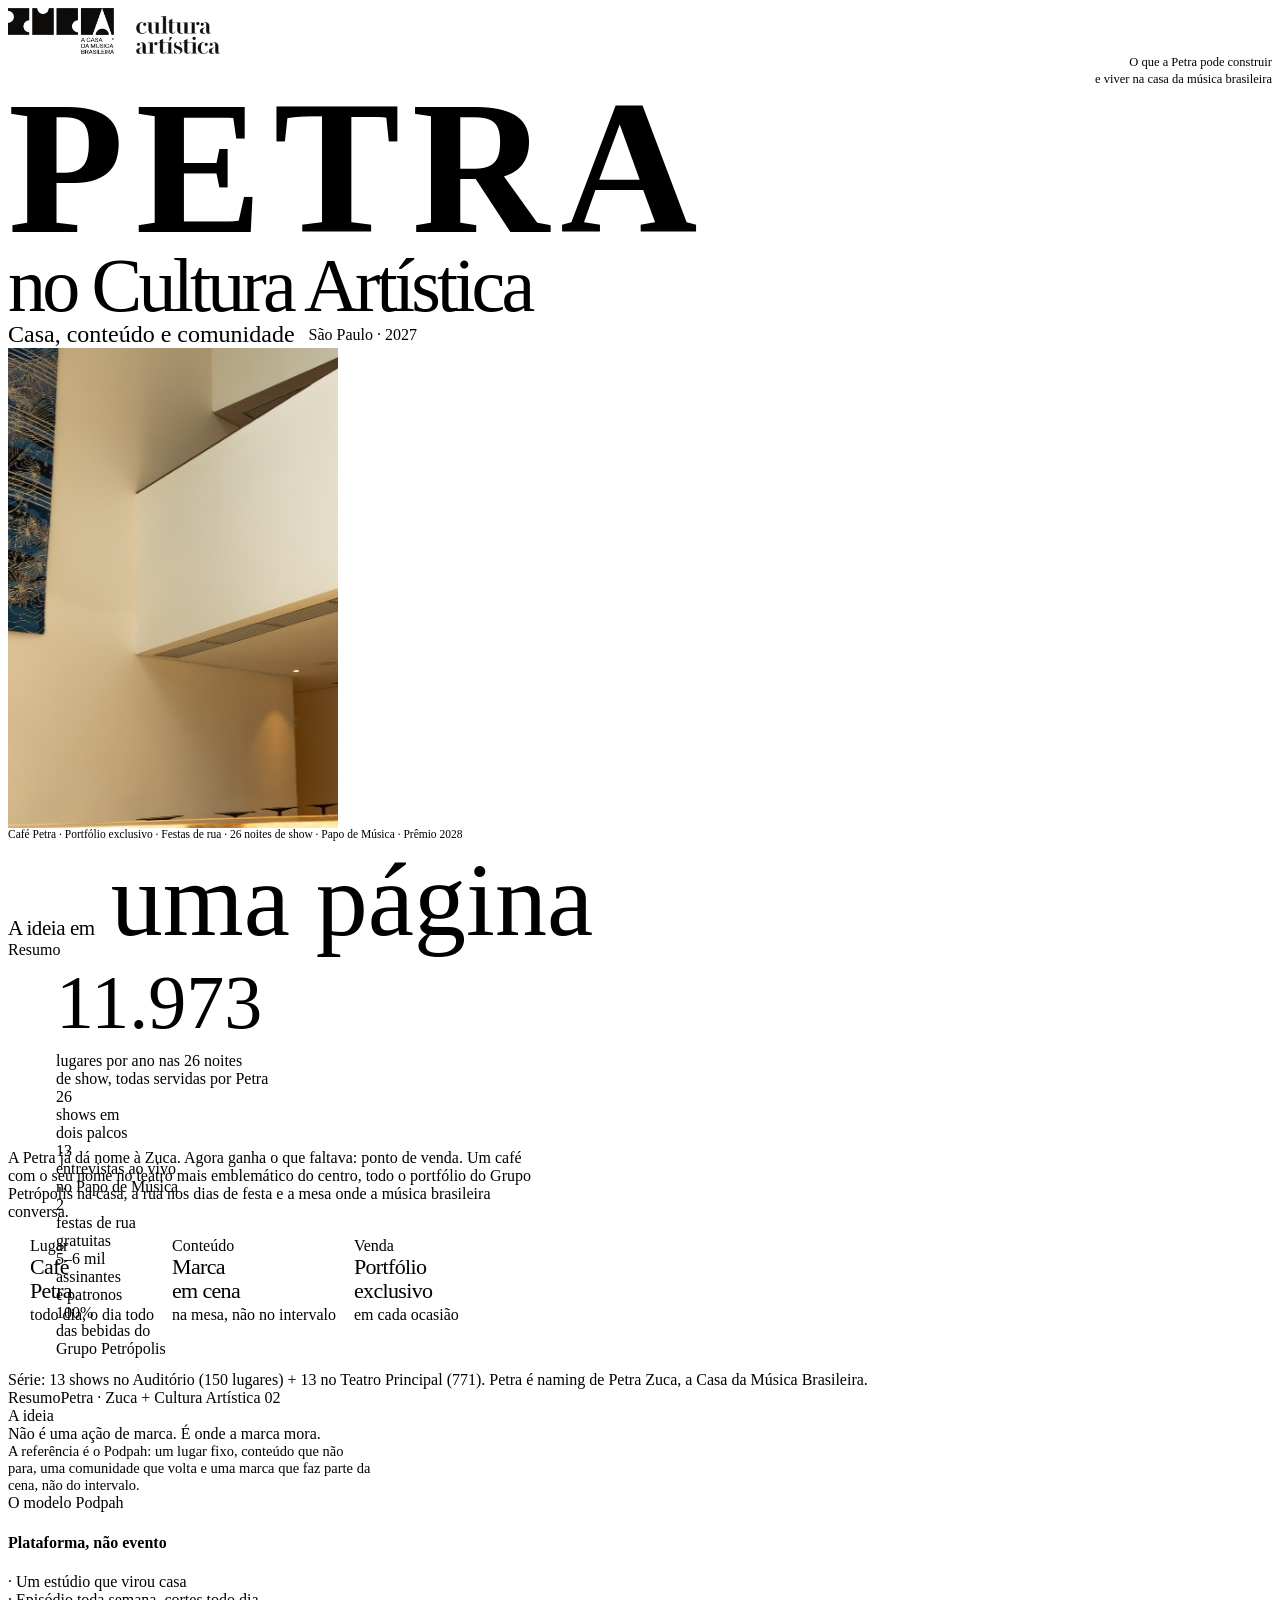
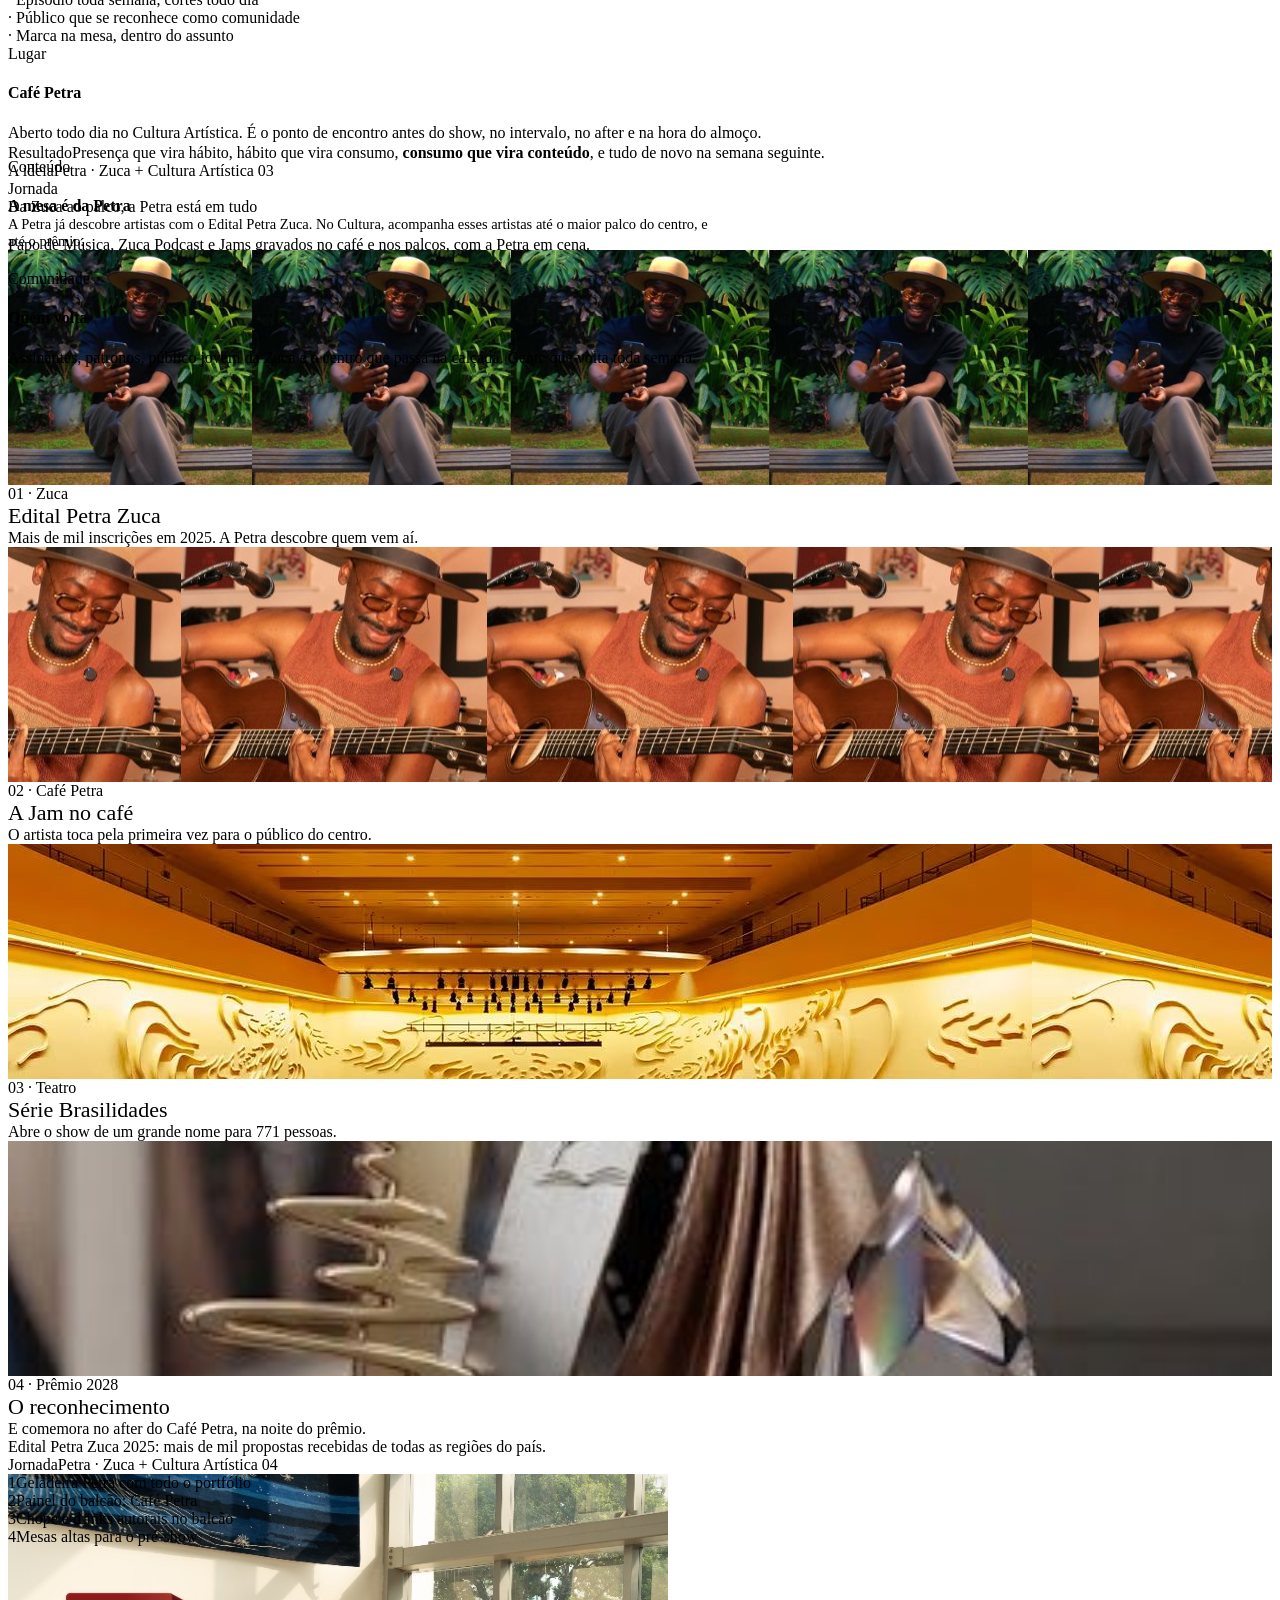
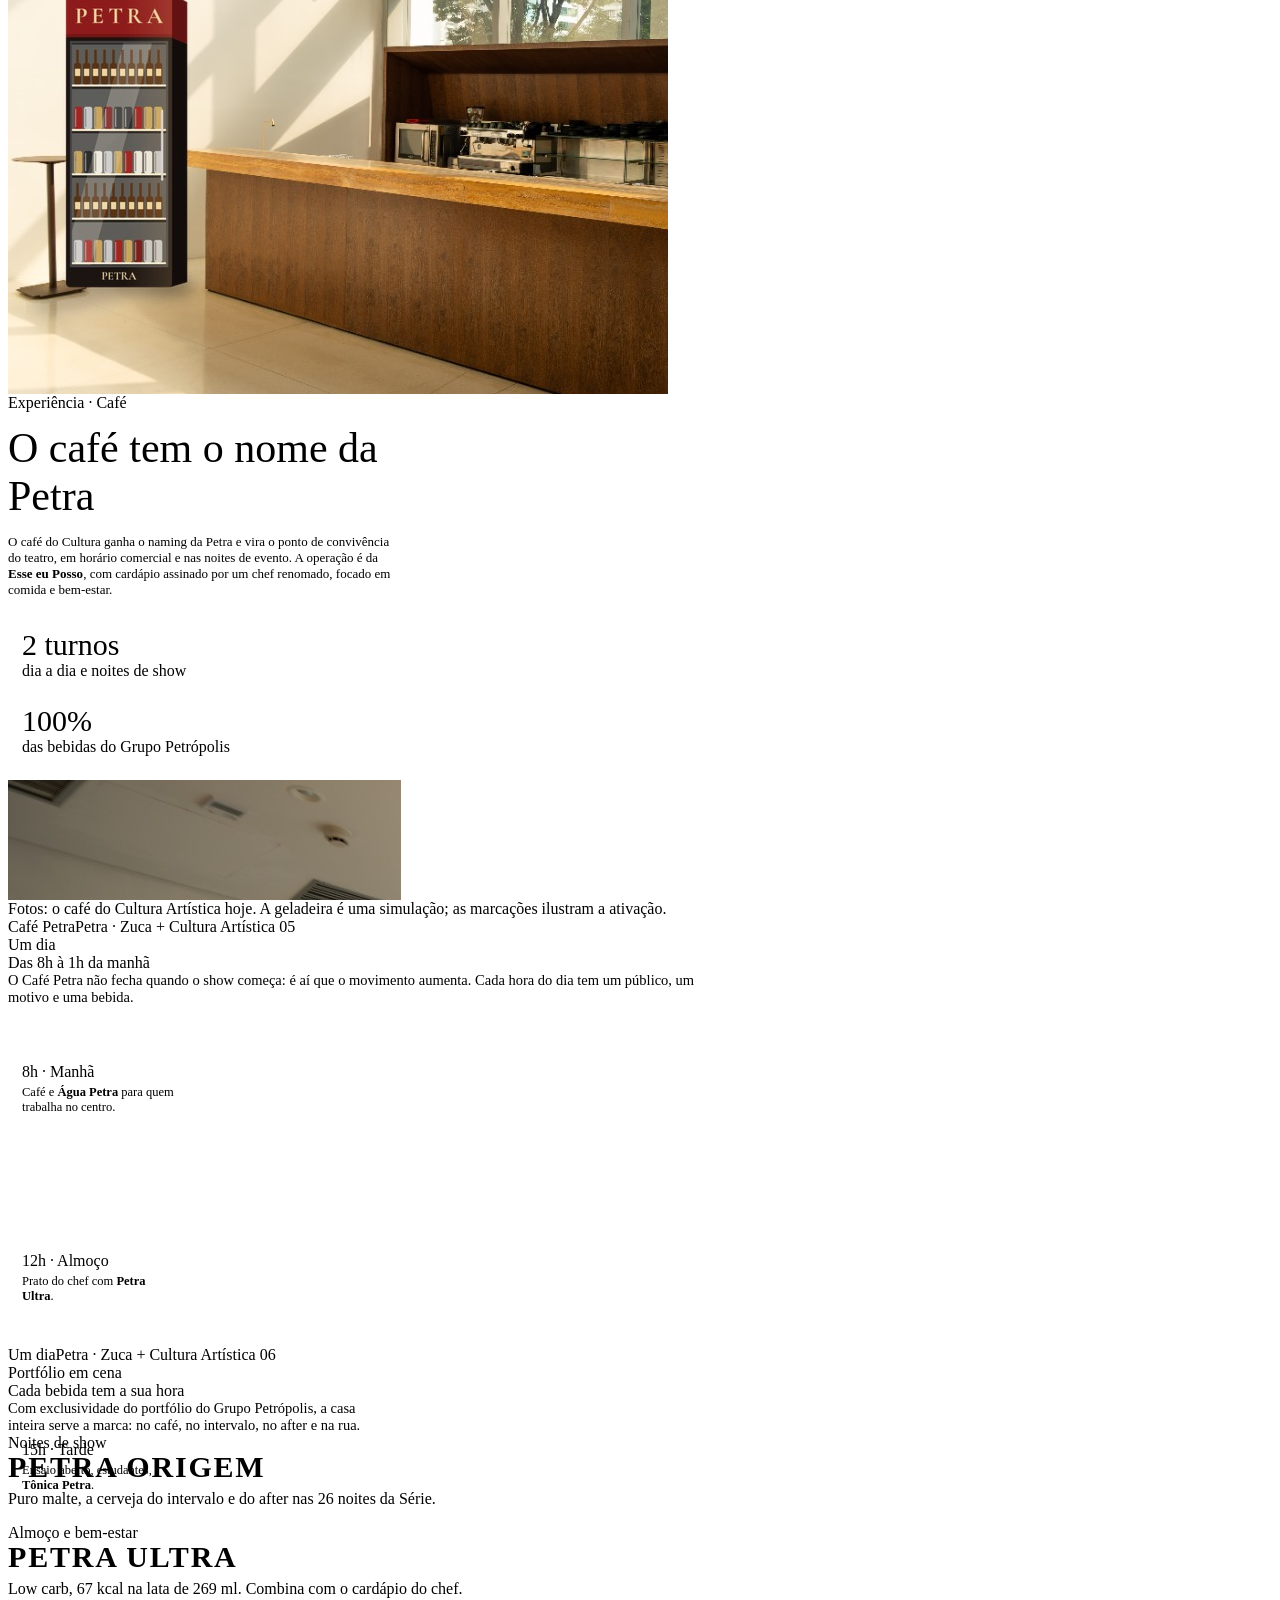
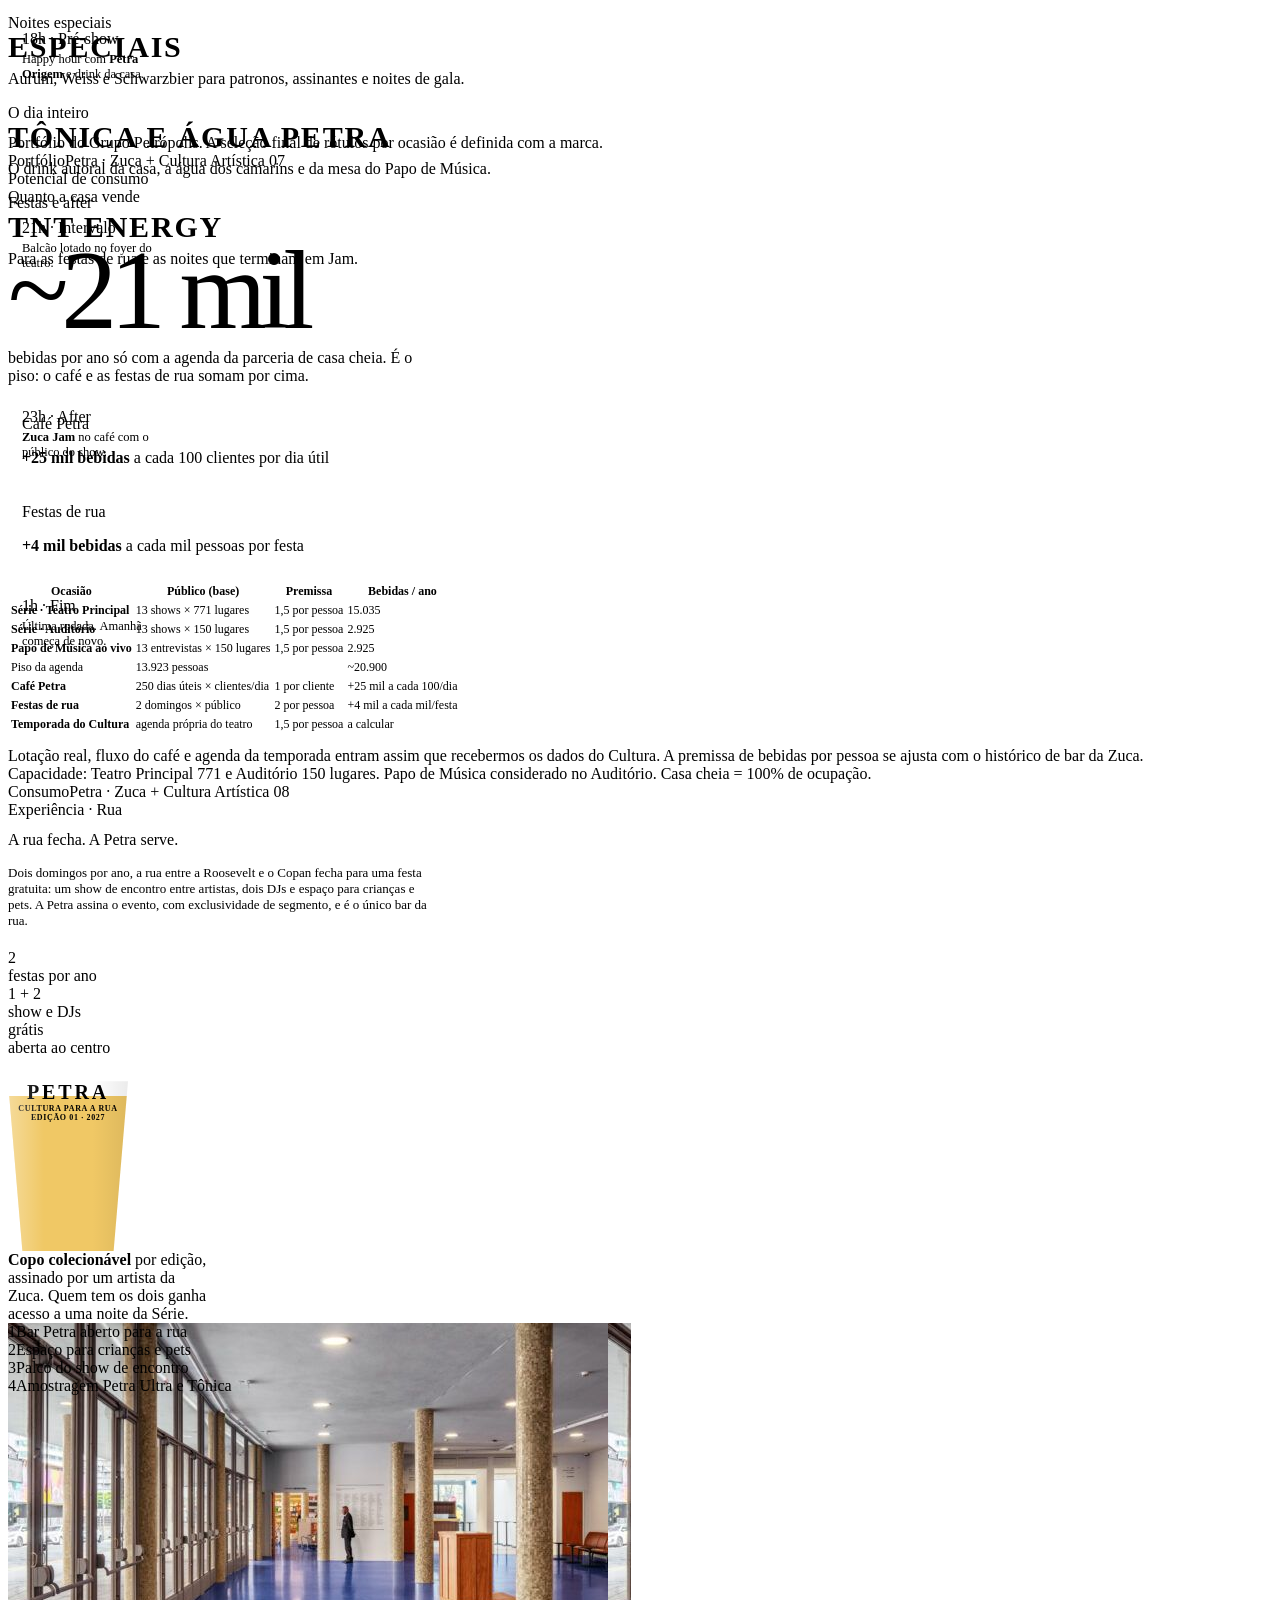
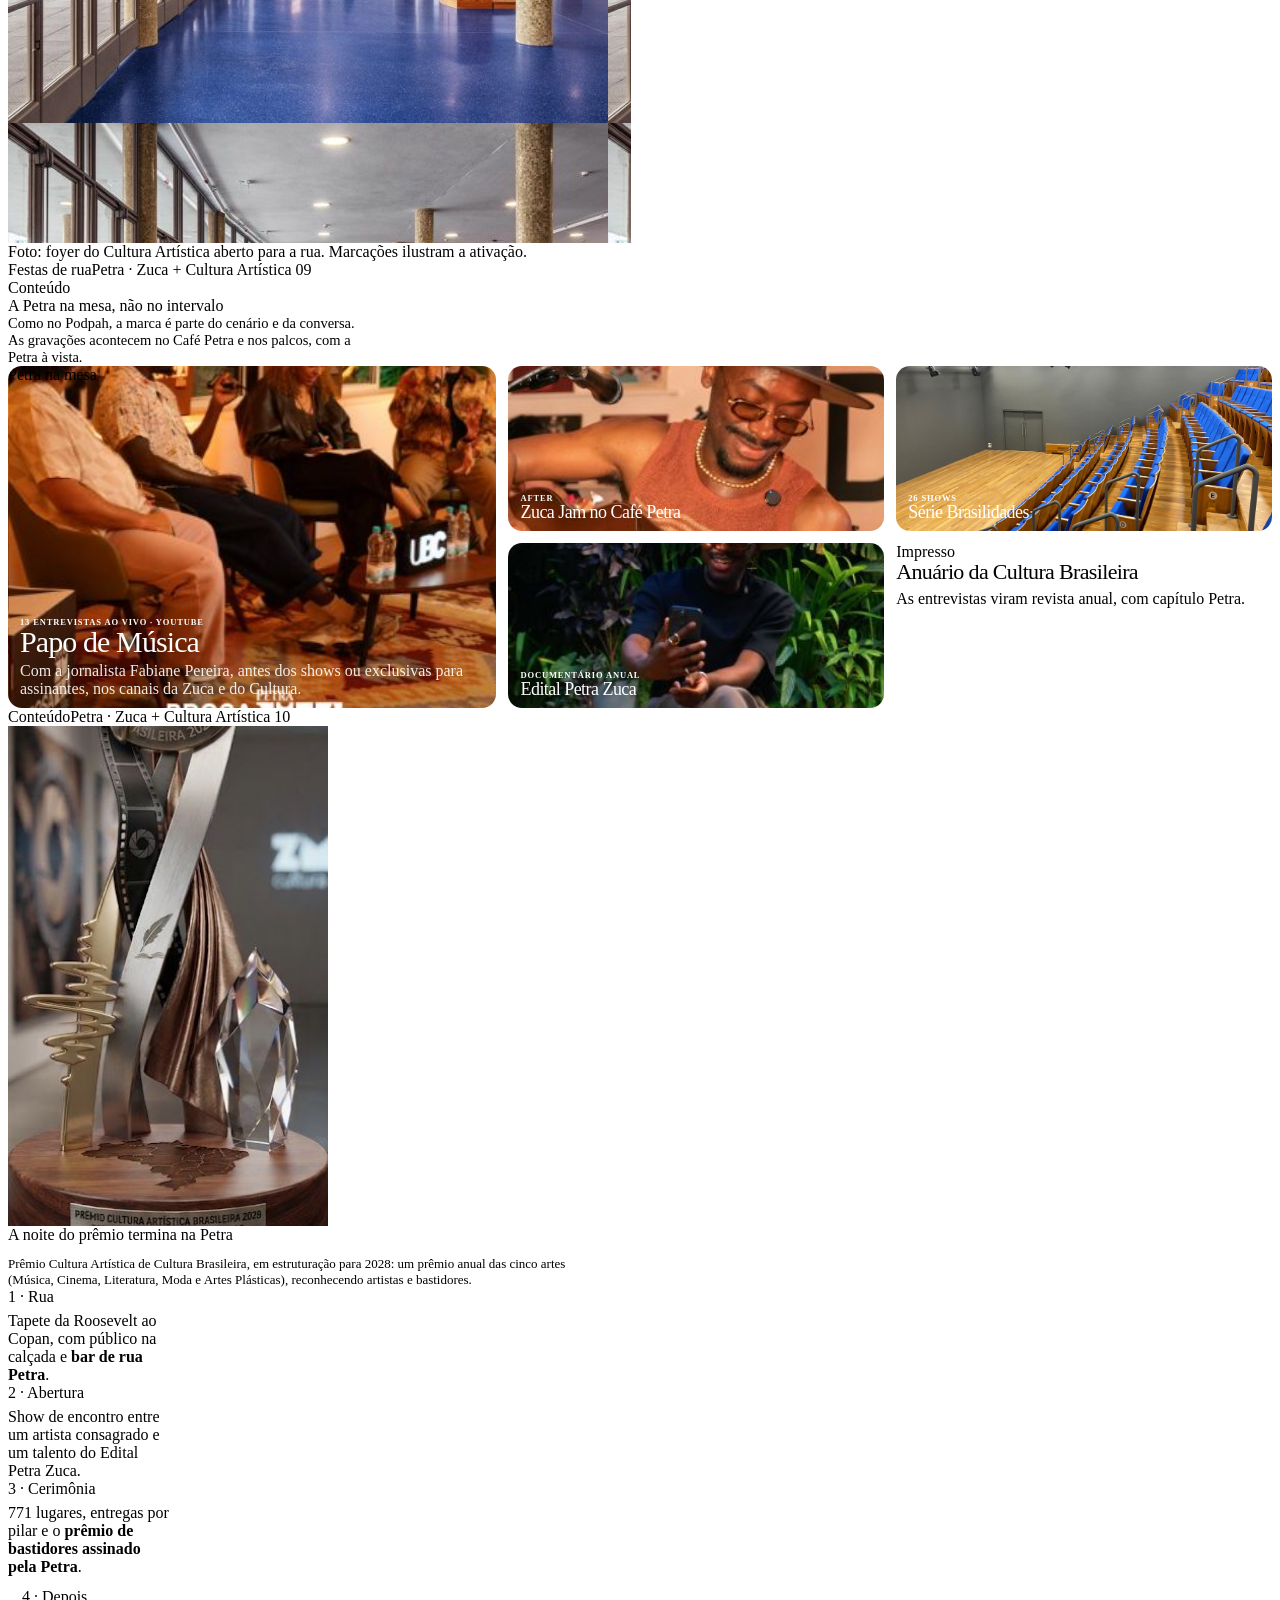
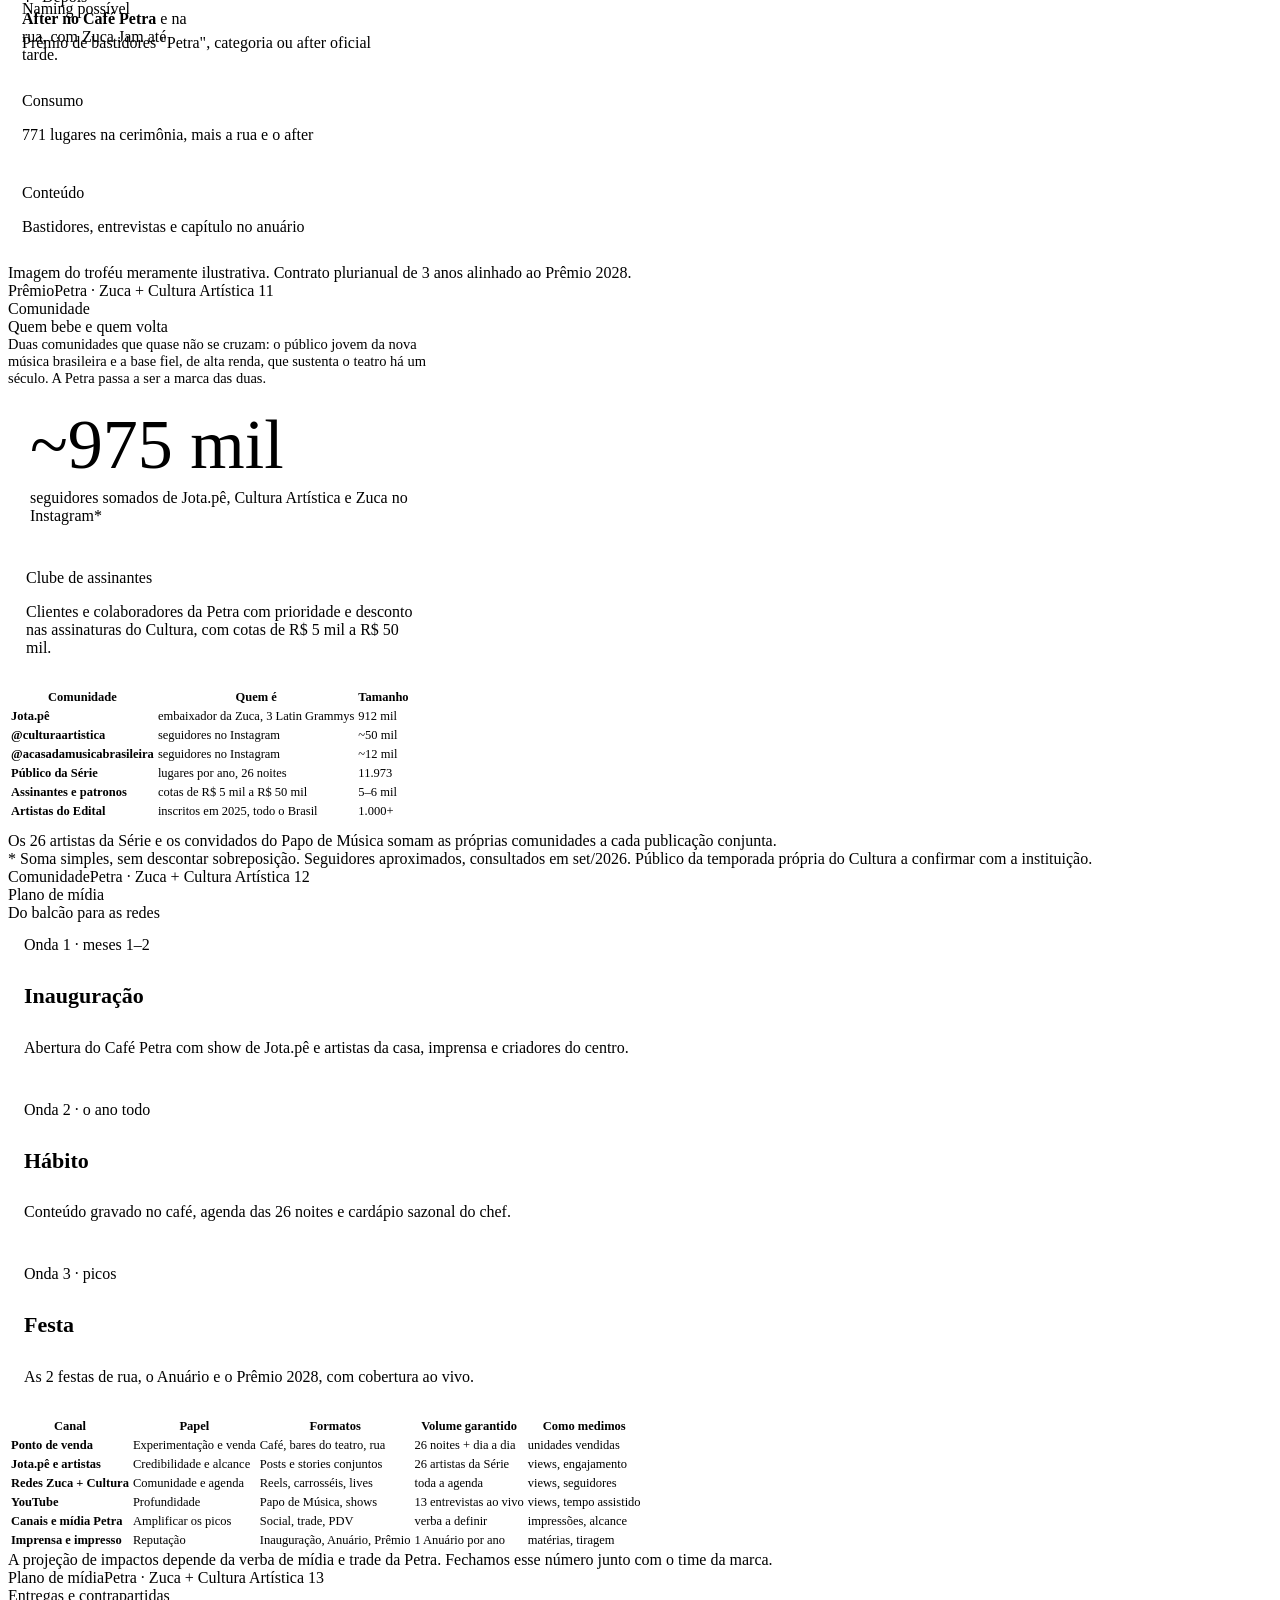
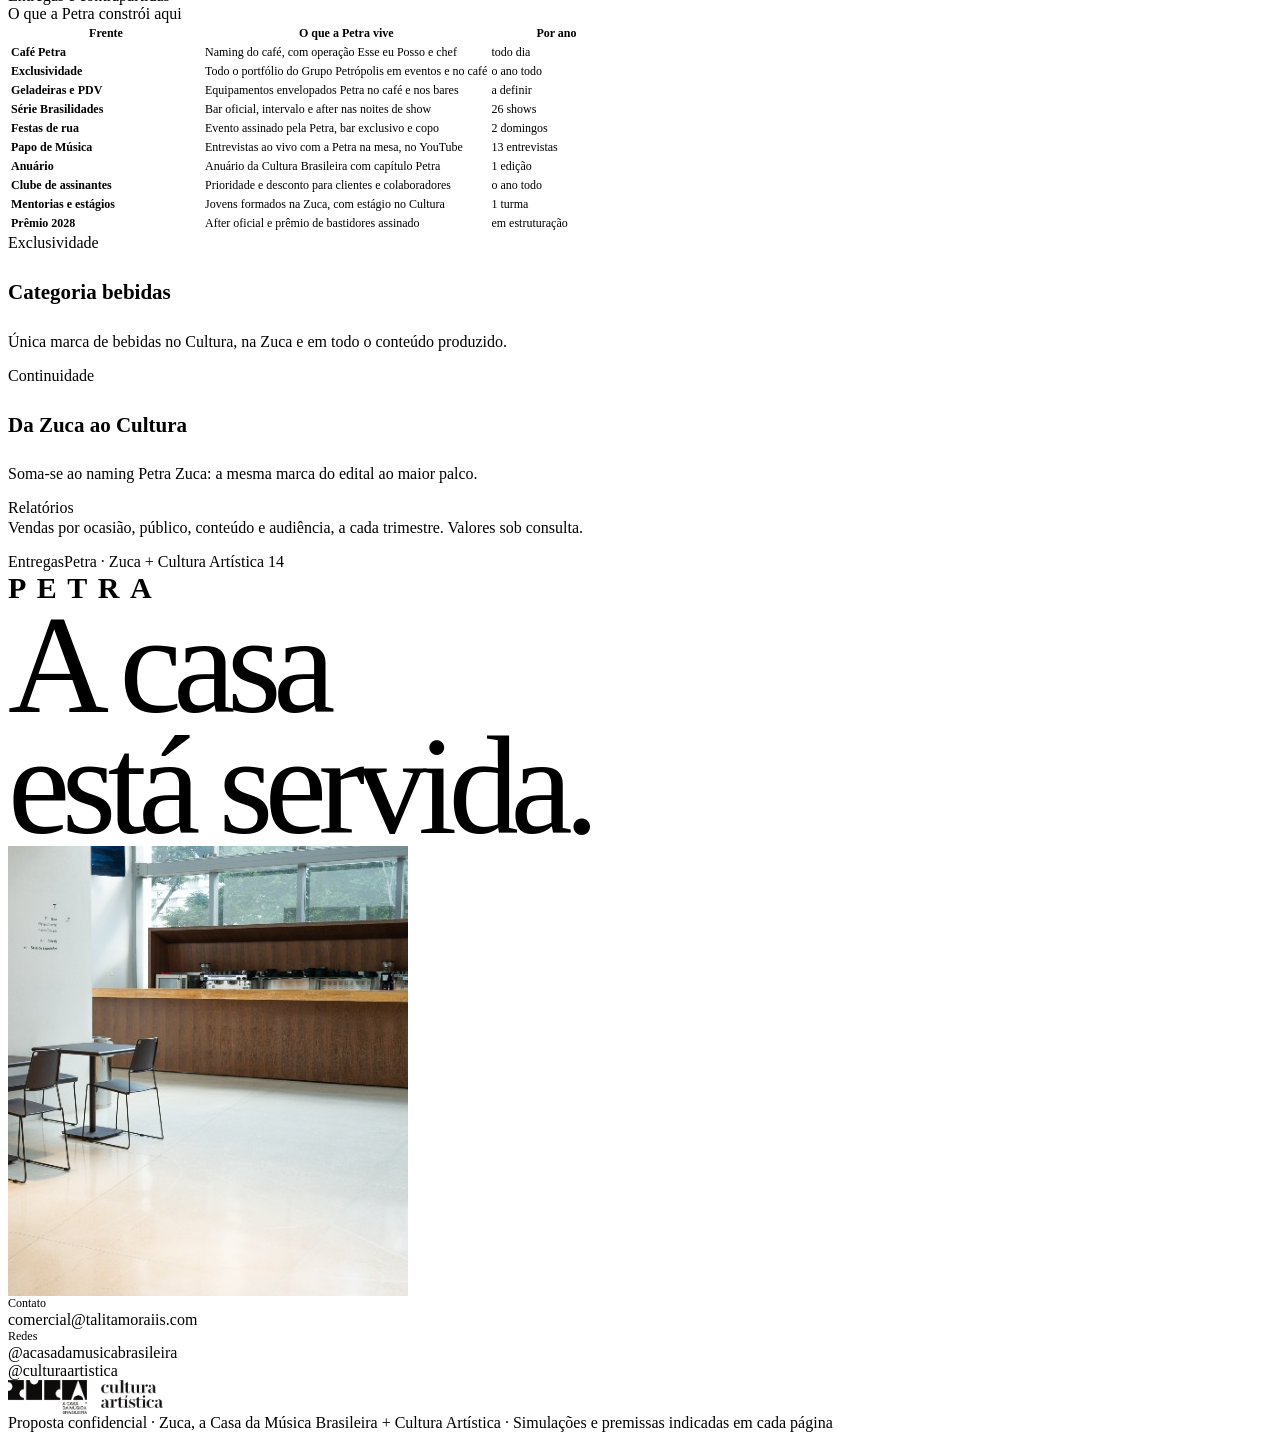
<file: zuca-cultura-decks/petra.html>
<!doctype html>
<html lang="pt-BR"><head><meta charset="utf-8"><title>Petra · Zuca + Cultura Artística</title>
<style>/*{{CSS}}*/
.pw{font-family:'Cormorant Garamond',serif;font-weight:600;letter-spacing:.12em;text-transform:uppercase}
.thumb{position:relative;border-radius:14px;overflow:hidden;border:1px solid var(--ink);background-size:cover;background-position:center}
.thumb .lbl{position:absolute;left:12px;bottom:10px;right:12px;color:#fff;z-index:2}
.thumb .lbl .k{font-size:8.5px;letter-spacing:.1em;text-transform:uppercase;font-weight:600;color:var(--y)}
.thumb .lbl .t{font-size:18px;letter-spacing:-.03em;line-height:1.02}
.cup{position:relative;width:120px;height:170px;clip-path:polygon(0 0,100% 0,88% 100%,12% 100%);background:linear-gradient(180deg,rgba(255,255,255,.9) 0 9%,#F0C865 9% 100%);border-radius:4px}
.cup::after{content:"";position:absolute;inset:0;background:linear-gradient(90deg,rgba(255,255,255,.35),rgba(255,255,255,0) 30%,rgba(255,255,255,0) 70%,rgba(0,0,0,.08))}
.can{position:relative;width:74px;height:140px;border-radius:12px/8px;border:1px solid var(--ink);display:flex;align-items:center;justify-content:center;overflow:hidden}
.can span{writing-mode:vertical-rl;transform:rotate(180deg);font-size:18px}
</style></head><body>

<!-- 01 CAPA -->
<section class="page">
  <div class="blob tr"></div><div class="blob bl"></div><div class="blob bc"></div>
  <div class="abs z" style="left:57px;top:34px;display:flex;align-items:flex-end;gap:22px">
    <img src="img/logo_zuca.png" style="height:46px"><img src="img/logo_cultura.png" style="height:38px">
  </div>
  <div class="topr lead" style="font-size:12.5px;text-align:right;line-height:1.35">O que a Petra pode construir<br>e viver na casa da música brasileira</div>
  <div class="rule abs" style="left:57px;right:57px;top:100px"></div>
  <div class="abs z pw" style="left:50px;top:150px;font-size:190px;line-height:.85;letter-spacing:.06em">Petra</div>
  <div class="abs z" style="left:57px;top:338px;font-size:76px;letter-spacing:-.05em;line-height:.95">no Cultura Artística</div>
  <div class="abs z" style="left:57px;top:450px;display:flex;align-items:center;gap:14px">
    <div class="h-s" style="font-size:24px">Casa, conteúdo e comunidade</div><span class="tag w">São Paulo · 2027</span>
  </div>
  <div class="abs ph cap-ph z" style="right:57px;top:128px;width:330px;height:480px;background-image:url(img/cafe2_bar.jpg);background-position:30% center"></div>
  <div class="abs z small" style="left:57px;bottom:30px;font-size:11.5px;font-weight:500">Café Petra · Portfólio exclusivo · Festas de rua · 26 noites de show · Papo de Música · Prêmio 2028</div>
</section>

<!-- 02 OVERVIEW -->
<section class="page">
  <div class="blob br"></div>
  <div class="abs z" style="left:57px;top:58px;display:flex;align-items:flex-end;gap:16px">
    <div><div style="font-size:21px;letter-spacing:-.02em">A ideia em</div><span class="tag" style="margin-top:6px">Resumo</span></div>
    <div class="h-xl" style="font-size:104px">uma página</div>
  </div>
  <div class="kpi abs z" style="left:57px;right:57px;top:185px;height:190px;padding-left:48px">
    <div style="flex:1.7"><div class="num-l" style="font-size:76px;white-space:nowrap">11.973</div><div class="body" style="margin-top:6px">lugares por ano nas 26 noites<br>de show, todas servidas por Petra</div></div>
    <div class="k"><div class="n">26</div><div class="t">shows em<br>dois palcos</div></div>
    <div class="k"><div class="n">13</div><div class="t">entrevistas ao vivo<br>no Papo de Música</div></div>
    <div class="k"><div class="n">2</div><div class="t">festas de rua<br>gratuitas</div></div>
    <div class="k w"><div class="n">5–6 mil</div><div class="t">assinantes<br>e patronos</div></div>
    <div class="k w"><div class="n">100%</div><div class="t">das bebidas do<br>Grupo Petrópolis</div></div>
  </div>
  <div class="abs z lead" style="left:57px;top:410px;width:540px">A Petra já dá nome à Zuca. Agora ganha o que faltava: <span class="hl">ponto de venda</span>. Um café com o seu nome no teatro mais emblemático do centro, todo o portfólio do Grupo Petrópolis na casa, a rua nos dias de festa e a mesa onde a música brasileira conversa.</div>
  <div class="card abs z" style="left:640px;right:57px;top:405px;height:118px;display:flex;gap:18px;padding:16px 22px">
    <div class="f1"><div class="cap">Lugar</div><div style="font-size:22px;letter-spacing:-.03em;line-height:1.05">Café<br>Petra</div><div class="small mut" style="margin-top:4px">todo dia, o dia todo</div></div>
    <div class="f1"><div class="cap">Conteúdo</div><div style="font-size:22px;letter-spacing:-.03em;line-height:1.05">Marca<br>em cena</div><div class="small mut" style="margin-top:4px">na mesa, não no intervalo</div></div>
    <div class="f1"><div class="cap">Venda</div><div style="font-size:22px;letter-spacing:-.03em;line-height:1.05">Portfólio<br>exclusivo</div><div class="small mut" style="margin-top:4px">em cada ocasião</div></div>
  </div>
  <div class="src">Série: 13 shows no Auditório (150 lugares) + 13 no Teatro Principal (771). Petra é naming de Petra Zuca, a Casa da Música Brasileira.</div>
  <div class="foot"><span>Resumo</span><span class="r">Petra · Zuca + Cultura Artística <span class="pg">02</span></span></div>
</section>

<!-- 03 A IDEIA / PODPAH -->
<section class="page">
  <div class="blob tr"></div>
  <div class="topr"><span class="tag">A ideia</span></div>
  <div class="abs z h-l" style="left:57px;top:62px;width:700px">Não é uma ação de marca. <span class="hl">É onde a marca mora.</span></div>
  <div class="abs z lead" style="left:780px;top:112px;width:363px;font-size:14.5px">A referência é o Podpah: um lugar fixo, conteúdo que não para, uma comunidade que volta e uma marca que faz parte da cena, não do intervalo.</div>
  <div class="abs z row g12" style="left:57px;right:57px;top:250px;height:250px">
    <div class="card f1 col" style="justify-content:space-between"><div><div class="cap">O modelo Podpah</div><h4>Plataforma, não evento</h4></div>
      <div class="col g8 small"><div>· Um estúdio que virou casa</div><div>· Episódio toda semana, cortes todo dia</div><div>· Público que se reconhece como comunidade</div><div>· Marca na mesa, dentro do assunto</div></div></div>
    <div class="card gr f1 col" style="justify-content:space-between"><div><div class="cap" style="color:var(--ink)">Lugar</div><h4>Café Petra</h4></div><p>Aberto todo dia no Cultura Artística. É o ponto de encontro antes do show, no intervalo, no after e na hora do almoço.</p></div>
    <div class="card dk f1 col" style="justify-content:space-between"><div><div class="cap">Conteúdo</div><h4>A mesa é da Petra</h4></div><p>Papo de Música, Zuca Podcast e Jams gravados no café e nos palcos, com a Petra em cena.</p></div>
    <div class="card yl f1 col" style="justify-content:space-between"><div><div class="cap" style="color:var(--ink)">Comunidade</div><h4>Quem volta</h4></div><p>Assinantes, patronos, público jovem da Zuca e o centro que passa na calçada. Gente que volta toda semana.</p></div>
  </div>
  <div class="abs z row" style="left:57px;right:57px;top:520px;align-items:center;gap:10px">
    <span class="tag f">Resultado</span><span class="body">Presença que vira hábito, hábito que vira consumo, <b>consumo que vira conteúdo</b>, e tudo de novo na semana seguinte.</span>
  </div>
  <div class="foot"><span>A ideia</span><span class="r">Petra · Zuca + Cultura Artística <span class="pg">03</span></span></div>
</section>

<!-- 04 DA ZUCA AO PALCO -->
<section class="page">
  <div class="blob br"></div>
  <div class="topr"><span class="tag">Jornada</span></div>
  <div class="abs z h-l" style="left:57px;top:62px;width:900px">Da Zuca ao palco, <span class="hl">a Petra está em tudo</span></div>
  <div class="abs z lead" style="left:57px;top:130px;width:720px;font-size:14.5px">A Petra já descobre artistas com o Edital Petra Zuca. No Cultura, acompanha esses artistas até o maior palco do centro, e até o prêmio.</div>
  <div class="abs z row g12" style="left:57px;right:57px;top:215px">
    <div class="f1 col g10"><div class="ph rnd" style="height:235px;background-image:url(img/edital.jpg);background-size:auto 130%;background-position:50% 0"></div><div class="cap">01 · Zuca</div><div class="h-s" style="font-size:22px">Edital Petra Zuca</div><div class="body">Mais de mil inscrições em 2025. A Petra descobre quem vem aí.</div></div>
    <div class="f1 col g10"><div class="ph rnd" style="height:235px;background-image:url(img/jam.jpg);background-position:center 20%"></div><div class="cap">02 · Café Petra</div><div class="h-s" style="font-size:22px">A Jam no café</div><div class="body">O artista toca pela primeira vez para o público do centro.</div></div>
    <div class="f1 col g10"><div class="ph rnd" style="height:235px;background-image:url(img/teatro.jpg)"></div><div class="cap">03 · Teatro</div><div class="h-s" style="font-size:22px">Série Brasilidades</div><div class="body">Abre o show de um grande nome para 771 pessoas.</div></div>
    <div class="f1 col g10"><div class="ph rnd" style="height:235px;background-image:url(img/trofeu.jpg);background-position:center 55%;background-size:120%"></div><div class="cap">04 · Prêmio 2028</div><div class="h-s" style="font-size:22px">O reconhecimento</div><div class="body">E comemora no after do Café Petra, na noite do prêmio.</div></div>
  </div>
  <div class="src">Edital Petra Zuca 2025: mais de mil propostas recebidas de todas as regiões do país.</div>
  <div class="foot"><span>Jornada</span><span class="r">Petra · Zuca + Cultura Artística <span class="pg">04</span></span></div>
</section>

<!-- 05 CAFÉ PETRA -->
<section class="page">
  <div class="blob tr hot"></div>
  <div class="abs ph rnd z" style="left:57px;top:62px;width:660px;height:520px;background-image:url(img/cafe2_geladeira.jpg);background-position:30% center">
    <div class="pin" style="left:60px;top:150px"><span class="d">1</span><span class="l">Geladeira Petra com todo o portfólio</span></div>
    <div class="pin" style="left:330px;top:215px"><span class="d">2</span><span class="l">Painel do balcão: Café Petra</span></div>
    <div class="pin" style="left:360px;top:320px"><span class="d">3</span><span class="l">Chope e drinks autorais no balcão</span></div>
    <div class="pin" style="left:30px;top:405px"><span class="d">4</span><span class="l">Mesas altas para o pré-show</span></div>
  </div>
  <div class="abs z" style="left:750px;top:62px;width:393px">
    <span class="tag">Experiência · Café</span>
    <div class="h-m" style="margin-top:12px;font-size:42px">O café <span class="hl">tem o nome da Petra</span></div>
    <div class="body" style="margin-top:14px;font-size:13px">O café do Cultura ganha o naming da Petra e vira o ponto de convivência do teatro, em horário comercial e nas noites de evento. A operação é da <b>Esse eu Posso</b>, com cardápio assinado por um chef renomado, focado em comida e bem-estar.</div>
    <div class="row g12" style="margin-top:18px">
      <div class="card gr f1" style="padding:12px 14px"><div class="num" style="font-size:30px">2 turnos</div><div class="small">dia a dia e noites de show</div></div>
      <div class="card f1" style="padding:12px 14px"><div class="num" style="font-size:30px">100%</div><div class="small">das bebidas do Grupo Petrópolis</div></div>
    </div>
    <div class="ph rnd" style="height:120px;margin-top:12px;background-image:url(img/cafe2_salao.jpg)"></div>
  </div>
  <div class="src" style="left:57px">Fotos: o café do Cultura Artística hoje. A geladeira é uma simulação; as marcações ilustram a ativação.</div>
  <div class="foot"><span>Café Petra</span><span class="r">Petra · Zuca + Cultura Artística <span class="pg">05</span></span></div>
</section>

<!-- 06 UM DIA -->
<section class="page">
  <div class="blob br"></div>
  <div class="topr"><span class="tag">Um dia</span></div>
  <div class="abs z h-l" style="left:57px;top:62px">Das 8h à <span class="hl">1h da manhã</span></div>
  <div class="abs z lead" style="left:57px;top:135px;width:700px;font-size:14.5px">O Café Petra não fecha quando o show começa: é aí que o movimento aumenta. Cada hora do dia tem um público, um motivo e uma bebida.</div>
  <div class="tl abs z" style="left:57px;right:57px;top:230px;height:340px">
    <div class="axis" style="top:165px"></div>
    <div class="dot" style="left:75px;top:165px"></div>
    <div class="abs" style="left:75px;top:120px;width:1px;height:45px;background:var(--ink)"></div>
    <div class="abs card " style="left:-3px;top:0px;width:156px;height:120px;padding:12px 14px"><div class="cap">8h · Manhã</div><p style="font-size:12.5px;margin-top:4px">Café e <b>Água Petra</b> para quem trabalha no centro.</p></div>
    <div class="dot y" style="left:231px;top:165px"></div>
    <div class="abs" style="left:231px;top:165px;width:1px;height:45px;background:var(--ink)"></div>
    <div class="abs card yl" style="left:153px;top:210px;width:156px;height:120px;padding:12px 14px"><div class="cap" style="color:var(--ink)">12h · Almoço</div><p style="font-size:12.5px;margin-top:4px">Prato do chef com <b>Petra Ultra</b>.</p></div>
    <div class="dot" style="left:387px;top:165px"></div>
    <div class="abs" style="left:387px;top:120px;width:1px;height:45px;background:var(--ink)"></div>
    <div class="abs card " style="left:309px;top:0px;width:156px;height:120px;padding:12px 14px"><div class="cap">15h · Tarde</div><p style="font-size:12.5px;margin-top:4px">Ensaio aberto, estudantes, <b>Tônica Petra</b>.</p></div>
    <div class="dot y" style="left:543px;top:165px"></div>
    <div class="abs" style="left:543px;top:165px;width:1px;height:45px;background:var(--ink)"></div>
    <div class="abs card gr" style="left:465px;top:210px;width:156px;height:120px;padding:12px 14px"><div class="cap" style="color:var(--ink)">18h · Pré-show</div><p style="font-size:12.5px;margin-top:4px">Happy hour com <b>Petra Origem</b> e drink da casa.</p></div>
    <div class="dot y" style="left:699px;top:165px"></div>
    <div class="abs" style="left:699px;top:120px;width:1px;height:45px;background:var(--ink)"></div>
    <div class="abs card dk" style="left:621px;top:0px;width:156px;height:120px;padding:12px 14px"><div class="cap">21h · Intervalo</div><p style="font-size:12.5px;margin-top:4px">Balcão lotado no foyer do teatro.</p></div>
    <div class="dot y" style="left:855px;top:165px"></div>
    <div class="abs" style="left:855px;top:165px;width:1px;height:45px;background:var(--ink)"></div>
    <div class="abs card gr" style="left:777px;top:210px;width:156px;height:120px;padding:12px 14px"><div class="cap" style="color:var(--ink)">23h · After</div><p style="font-size:12.5px;margin-top:4px"><b>Zuca Jam</b> no café com o público do show.</p></div>
    <div class="dot" style="left:1011px;top:165px"></div>
    <div class="abs" style="left:1011px;top:120px;width:1px;height:45px;background:var(--ink)"></div>
    <div class="abs card " style="left:933px;top:0px;width:156px;height:120px;padding:12px 14px"><div class="cap">1h · Fim</div><p style="font-size:12.5px;margin-top:4px">Última rodada. Amanhã começa de novo.</p></div>
  </div>
  <div class="foot"><span>Um dia</span><span class="r">Petra · Zuca + Cultura Artística <span class="pg">06</span></span></div>
</section>

<!-- 07 PORTFÓLIO -->
<section class="page">
  <div class="blob tr"></div>
  <div class="topr"><span class="tag">Portfólio em cena</span></div>
  <div class="abs z h-l" style="left:57px;top:62px;width:700px">Cada bebida <span class="hl">tem a sua hora</span></div>
  <div class="abs z lead" style="left:780px;top:112px;width:363px;font-size:14.5px">Com exclusividade do portfólio do Grupo Petrópolis, a casa inteira serve a marca: no café, no intervalo, no after e na rua.</div>
  <div class="abs z row g12" style="left:57px;right:57px;top:230px;height:300px">
    <div class="card gr f1 col" style="justify-content:space-between"><div class="cap" style="color:var(--ink)">Noites de show</div><div><div class="pw" style="font-size:30px;letter-spacing:.06em;line-height:1">Petra Origem</div><p style="margin-top:8px">Puro malte, a cerveja do intervalo e do after nas 26 noites da Série.</p></div></div>
    <div class="card f1 col" style="justify-content:space-between"><div class="cap">Almoço e bem-estar</div><div><div class="pw" style="font-size:30px;letter-spacing:.06em;line-height:1">Petra Ultra</div><p style="margin-top:8px">Low carb, 67 kcal na lata de 269 ml. Combina com o cardápio do chef.</p></div></div>
    <div class="card dk f1 col" style="justify-content:space-between"><div class="cap">Noites especiais</div><div><div class="pw" style="font-size:30px;letter-spacing:.06em;line-height:1;color:var(--y)">Especiais</div><p style="margin-top:8px">Aurum, Weiss e Schwarzbier para patronos, assinantes e noites de gala.</p></div></div>
    <div class="card yl f1 col" style="justify-content:space-between"><div class="cap" style="color:var(--ink)">O dia inteiro</div><div><div class="pw" style="font-size:30px;letter-spacing:.06em;line-height:1">Tônica e Água Petra</div><p style="margin-top:8px">O drink autoral da casa, a água dos camarins e da mesa do Papo de Música.</p></div></div>
    <div class="card f1 col" style="justify-content:space-between"><div class="cap">Festas e after</div><div><div class="pw" style="font-size:30px;letter-spacing:.06em;line-height:1">TNT Energy</div><p style="margin-top:8px">Para as festas de rua e as noites que terminam em Jam.</p></div></div>
  </div>
  <div class="src">Portfólio do Grupo Petrópolis. A seleção final de rótulos por ocasião é definida com a marca.</div>
  <div class="foot"><span>Portfólio</span><span class="r">Petra · Zuca + Cultura Artística <span class="pg">07</span></span></div>
</section>

<!-- 08 POTENCIAL DE CONSUMO -->
<section class="page">
  <div class="blob tr hot"></div><div class="blob bl"></div>
  <div class="topr"><span class="tag">Potencial de consumo</span></div>
  <div class="abs z" style="left:57px;top:62px;width:420px">
    <div class="h-l" style="white-space:nowrap">Quanto <span class="hl">a casa vende</span></div>
    <div style="font-size:112px;letter-spacing:-.065em;line-height:.9;margin-top:34px">~21 mil</div>
    <div class="lead" style="margin-top:8px;width:410px">bebidas por ano só com a agenda da parceria de casa cheia. É o piso: o café e as festas de rua somam por cima.</div>
    <div class="col g8" style="margin-top:20px">
      <div class="card gr" style="padding:10px 14px"><div class="cap" style="color:var(--ink)">Café Petra</div><p><b>+25 mil bebidas</b> a cada 100 clientes por dia útil</p></div>
      <div class="card dk" style="padding:10px 14px"><div class="cap">Festas de rua</div><p><b>+4 mil bebidas</b> a cada mil pessoas por festa</p></div>
    </div>
  </div>
  <div class="abs z" style="left:530px;right:57px;top:130px">
    <table class="t roomy" style="font-size:12px">
      <tr><th>Ocasião</th><th>Público (base)</th><th class="n">Premissa</th><th class="n">Bebidas / ano</th></tr>
      <tr><td><b>Série · Teatro Principal</b></td><td>13 shows × 771 lugares</td><td class="n">1,5 por pessoa</td><td class="n">15.035</td></tr>
      <tr><td><b>Série · Auditório</b></td><td>13 shows × 150 lugares</td><td class="n">1,5 por pessoa</td><td class="n">2.925</td></tr>
      <tr><td><b>Papo de Música ao vivo</b></td><td>13 entrevistas × 150 lugares</td><td class="n">1,5 por pessoa</td><td class="n">2.925</td></tr>
      <tr class="tot"><td>Piso da agenda</td><td>13.923 pessoas</td><td></td><td class="n">~20.900</td></tr>
      <tr><td><b>Café Petra</b></td><td>250 dias úteis × clientes/dia</td><td class="n">1 por cliente</td><td class="n">+25 mil a cada 100/dia</td></tr>
      <tr><td><b>Festas de rua</b></td><td>2 domingos × público</td><td class="n">2 por pessoa</td><td class="n">+4 mil a cada mil/festa</td></tr>
      <tr><td><b>Temporada do Cultura</b></td><td>agenda própria do teatro</td><td class="n">1,5 por pessoa</td><td class="n">a calcular</td></tr>
    </table>
    <div class="small mut" style="margin-top:12px">Lotação real, fluxo do café e agenda da temporada entram assim que recebermos os dados do Cultura. A premissa de bebidas por pessoa se ajusta com o histórico de bar da Zuca.</div>
  </div>
  <div class="src">Capacidade: Teatro Principal 771 e Auditório 150 lugares. Papo de Música considerado no Auditório. Casa cheia = 100% de ocupação.</div>
  <div class="foot"><span>Consumo</span><span class="r">Petra · Zuca + Cultura Artística <span class="pg">08</span></span></div>
</section>

<!-- 09 CULTURA PARA A RUA -->
<section class="page">
  <div class="blob br"></div>
  <div class="abs z" style="left:57px;top:62px;width:420px">
    <span class="tag">Experiência · Rua</span>
    <div class="h-l" style="margin-top:12px">A rua fecha. <span class="hl">A Petra serve.</span></div>
    <div class="body" style="margin-top:16px;font-size:13px">Dois domingos por ano, a rua entre a Roosevelt e o Copan fecha para uma festa gratuita: um show de encontro entre artistas, dois DJs e espaço para crianças e pets. A Petra assina o evento, com exclusividade de segmento, e é o único bar da rua.</div>
    <div class="row g16" style="margin-top:20px">
      <div><div class="num">2</div><div class="small">festas por ano</div></div>
      <div><div class="num">1 + 2</div><div class="small">show e DJs</div></div>
      <div><div class="num">grátis</div><div class="small">aberta ao centro</div></div>
    </div>
    <div class="row g16" style="margin-top:24px;align-items:flex-end">
      <div class="cup"><div class="abs pw" style="left:0;right:0;top:62px;text-align:center;font-size:20px;letter-spacing:.14em">Petra</div><div class="abs" style="left:0;right:0;top:92px;text-align:center;font-size:8px;font-weight:600;letter-spacing:.08em">CULTURA PARA A RUA<br>EDIÇÃO 01 · 2027</div></div>
      <div class="small" style="width:200px"><b>Copo colecionável</b> por edição, assinado por um artista da Zuca. Quem tem os dois ganha acesso a uma noite da Série.</div>
    </div>
  </div>
  <div class="abs ph rnd z" style="left:520px;top:62px;width:623px;height:520px;background-image:url(img/foyer_rua.jpg)">
    <div class="pin" style="left:300px;top:180px"><span class="d">1</span><span class="l">Bar Petra aberto para a rua</span></div>
    <div class="pin" style="left:50px;top:300px"><span class="d">2</span><span class="l">Espaço para crianças e pets</span></div>
    <div class="pin" style="left:330px;top:380px"><span class="d">3</span><span class="l">Palco do show de encontro</span></div>
    <div class="pin" style="left:40px;top:460px"><span class="d">4</span><span class="l">Amostragem Petra Ultra e Tônica</span></div>
  </div>
  <div class="src">Foto: foyer do Cultura Artística aberto para a rua. Marcações ilustram a ativação.</div>
  <div class="foot"><span>Festas de rua</span><span class="r">Petra · Zuca + Cultura Artística <span class="pg">09</span></span></div>
</section>

<!-- 10 CONTEÚDO -->
<section class="page">
  <div class="blob tr"></div>
  <div class="topr"><span class="tag">Conteúdo</span></div>
  <div class="abs z h-l" style="left:57px;top:62px;width:700px">A Petra <span class="hl">na mesa</span>, não no intervalo</div>
  <div class="abs z lead" style="left:780px;top:112px;width:363px;font-size:14.5px">Como no Podpah, a marca é parte do cenário e da conversa. As gravações acontecem no Café Petra e nos palcos, com a Petra à vista.</div>
  <div class="abs z" style="left:57px;right:57px;top:215px;display:grid;grid-template-columns:1.3fr 1fr 1fr;grid-template-rows:165px 165px;gap:12px">
    <div class="thumb" style="grid-row:span 2;background-image:url(img/prosa.jpg)"><div class="shade"></div>
      <div class="abs tag y" style="left:12px;top:12px;z-index:2">Petra na mesa</div>
      <div class="lbl"><div class="k">13 entrevistas ao vivo · YouTube</div><div class="t" style="font-size:30px">Papo de Música</div><div class="small" style="margin-top:5px;opacity:.9">Com a jornalista Fabiane Pereira, antes dos shows ou exclusivas para assinantes, nos canais da Zuca e do Cultura.</div></div></div>
    <div class="thumb" style="background-image:url(img/jam.jpg);background-position:center 20%"><div class="shade"></div><div class="lbl"><div class="k">After</div><div class="t">Zuca Jam no Café Petra</div></div></div>
    <div class="thumb" style="background-image:url(img/auditorio.jpg)"><div class="shade"></div><div class="lbl"><div class="k">26 shows</div><div class="t">Série Brasilidades</div></div></div>
    <div class="thumb" style="background-image:url(img/edital.jpg);background-position:center 25%"><div class="shade"></div><div class="lbl"><div class="k">Documentário anual</div><div class="t">Edital Petra Zuca</div></div></div>
    <div class="card gr col" style="justify-content:space-between"><div class="cap" style="color:var(--ink)">Impresso</div><div><div style="font-size:22px;letter-spacing:-.03em;line-height:1.02">Anuário da Cultura Brasileira</div><p style="margin-top:6px">As entrevistas viram revista anual, com capítulo Petra.</p></div></div>
  </div>
  <div class="foot"><span>Conteúdo</span><span class="r">Petra · Zuca + Cultura Artística <span class="pg">10</span></span></div>
</section>

<!-- 11 PRÊMIO -->
<section class="page">
  <div class="blob br"></div><div class="blob tr"></div>
  
  <div class="abs ph oval z" style="left:57px;top:70px;width:320px;height:500px;background-image:url(img/trofeu.jpg);background-size:150%;background-position:50% 58%"></div>
  <div class="abs z" style="left:420px;top:62px;width:723px">
    <div class="h-l">A noite do prêmio <span class="hl">termina na Petra</span></div>
    <div class="body" style="margin-top:12px;font-size:13px;width:600px">Prêmio Cultura Artística de Cultura Brasileira, em estruturação para 2028: um prêmio anual das cinco artes (Música, Cinema, Literatura, Moda e Artes Plásticas), reconhecendo artistas e bastidores.</div>
  </div>
  <div class="tl abs z" style="left:420px;right:57px;top:262px;height:300px">
    <div class="axis" style="top:0"></div>
    <div class="dot" style="left:0;top:0;transform:translate(0,-50%)"></div><div class="dot" style="left:25%;top:0"></div><div class="dot" style="left:50%;top:0"></div><div class="dot y" style="left:75%;top:0"></div>
    <div class="abs" style="left:0;top:18px;width:165px"><div class="cap">1 · Rua</div><div class="body" style="margin-top:6px">Tapete da Roosevelt ao Copan, com público na calçada e <b>bar de rua Petra</b>.</div></div>
    <div class="abs" style="left:25%;top:18px;width:165px"><div class="cap">2 · Abertura</div><div class="body" style="margin-top:6px">Show de encontro entre um artista consagrado e um talento do Edital Petra Zuca.</div></div>
    <div class="abs" style="left:50%;top:18px;width:165px"><div class="cap">3 · Cerimônia</div><div class="body" style="margin-top:6px">771 lugares, entregas por pilar e o <b>prêmio de bastidores assinado pela Petra</b>.</div></div>
    <div class="abs card gr" style="left:75%;top:10px;width:180px;padding:12px 14px"><div class="cap" style="color:var(--ink)">4 · Depois</div><p style="margin-top:4px"><b>After no Café Petra</b> e na rua, com Zuca Jam até tarde.</p></div>
  </div>
  <div class="abs z row g12" style="left:420px;right:57px;top:440px">
    <div class="card f1" style="padding:12px 14px"><div class="cap">Naming possível</div><p>Prêmio de bastidores "Petra", categoria ou after oficial</p></div>
    <div class="card dk f1" style="padding:12px 14px"><div class="cap">Consumo</div><p>771 lugares na cerimônia, mais a rua e o after</p></div>
    <div class="card f1" style="padding:12px 14px"><div class="cap">Conteúdo</div><p>Bastidores, entrevistas e capítulo no anuário</p></div>
  </div>
  <div class="src" style="left:420px">Imagem do troféu meramente ilustrativa. Contrato plurianual de 3 anos alinhado ao Prêmio 2028.</div>
  <div class="foot"><span>Prêmio</span><span class="r">Petra · Zuca + Cultura Artística <span class="pg">11</span></span></div>
</section>

<!-- 12 COMUNIDADE -->
<section class="page">
  <div class="blob tr hot"></div>
  <div class="topr"><span class="tag">Comunidade</span></div>
  <div class="abs z h-l" style="left:57px;top:62px;white-space:nowrap">Quem bebe <span class="hl">e quem volta</span></div>
  <div class="abs z lead" style="left:57px;top:150px;width:430px;font-size:14.5px">Duas comunidades que quase não se cruzam: o público jovem da nova música brasileira e a base fiel, de alta renda, que sustenta o teatro há um século. A Petra passa a ser a marca das duas.</div>
  <div class="abs z" style="left:57px;top:300px;width:430px">
    <div class="card gr" style="padding:18px 22px"><div class="num-l" style="font-size:70px">~975 mil</div><div class="body" style="margin-top:4px">seguidores somados de Jota.pê, Cultura Artística e Zuca no Instagram*</div></div>
    <div class="card dk" style="margin-top:12px;padding:14px 18px"><div class="cap">Clube de assinantes</div><p>Clientes e colaboradores da Petra com prioridade e desconto nas assinaturas do Cultura, com cotas de R$ 5 mil a R$ 50 mil.</p></div>
  </div>
  <div class="abs z" style="left:560px;right:57px;top:170px">
    <table class="t roomy" style="font-size:12.5px">
      <tr><th>Comunidade</th><th>Quem é</th><th class="n">Tamanho</th><th style="width:140px"></th></tr>
      <tr><td><b>Jota.pê</b></td><td>embaixador da Zuca, 3 Latin Grammys</td><td class="n">912 mil</td><td><div class="bar"><i style="width:100%"></i></div></td></tr>
      <tr><td><b>@culturaartistica</b></td><td>seguidores no Instagram</td><td class="n">~50 mil</td><td><div class="bar"><i style="width:6%"></i></div></td></tr>
      <tr><td><b>@acasadamusicabrasileira</b></td><td>seguidores no Instagram</td><td class="n">~12 mil</td><td><div class="bar"><i style="width:2%"></i></div></td></tr>
      <tr><td><b>Público da Série</b></td><td>lugares por ano, 26 noites</td><td class="n">11.973</td><td><div class="bar"><i style="width:2%"></i></div></td></tr>
      <tr><td><b>Assinantes e patronos</b></td><td>cotas de R$ 5 mil a R$ 50 mil</td><td class="n">5–6 mil</td><td><div class="bar"><i style="width:1%"></i></div></td></tr>
      <tr><td><b>Artistas do Edital</b></td><td>inscritos em 2025, todo o Brasil</td><td class="n">1.000+</td><td><div class="bar"><i style="width:1%"></i></div></td></tr>
    </table>
    <div class="small mut" style="margin-top:10px">Os 26 artistas da Série e os convidados do Papo de Música somam as próprias comunidades a cada publicação conjunta.</div>
  </div>
  <div class="src">* Soma simples, sem descontar sobreposição. Seguidores aproximados, consultados em set/2026. Público da temporada própria do Cultura a confirmar com a instituição.</div>
  <div class="foot"><span>Comunidade</span><span class="r">Petra · Zuca + Cultura Artística <span class="pg">12</span></span></div>
</section>

<!-- 13 PLANO DE MÍDIA -->
<section class="page">
  <div class="blob br"></div>
  <div class="topr"><span class="tag">Plano de mídia</span></div>
  <div class="abs z h-l" style="left:57px;top:62px">Do balcão <span class="hl">para as redes</span></div>
  <div class="abs z row g12" style="left:57px;right:57px;top:150px">
    <div class="card gr f1" style="padding:14px 16px"><div class="cap" style="color:var(--ink)">Onda 1 · meses 1–2</div><h4 style="font-size:22px">Inauguração</h4><p>Abertura do Café Petra com show de Jota.pê e artistas da casa, imprensa e criadores do centro.</p></div>
    <div class="card f1" style="padding:14px 16px"><div class="cap">Onda 2 · o ano todo</div><h4 style="font-size:22px">Hábito</h4><p>Conteúdo gravado no café, agenda das 26 noites e cardápio sazonal do chef.</p></div>
    <div class="card dk f1" style="padding:14px 16px"><div class="cap">Onda 3 · picos</div><h4 style="font-size:22px">Festa</h4><p>As 2 festas de rua, o Anuário e o Prêmio 2028, com cobertura ao vivo.</p></div>
  </div>
  <div class="abs z" style="left:57px;right:57px;top:300px">
    <table class="t roomy" style="font-size:12.5px">
      <tr><th>Canal</th><th>Papel</th><th>Formatos</th><th>Volume garantido</th><th>Como medimos</th></tr>
      <tr><td><b>Ponto de venda</b></td><td>Experimentação e venda</td><td>Café, bares do teatro, rua</td><td>26 noites + dia a dia</td><td>unidades vendidas</td></tr>
      <tr><td><b>Jota.pê e artistas</b></td><td>Credibilidade e alcance</td><td>Posts e stories conjuntos</td><td>26 artistas da Série</td><td>views, engajamento</td></tr>
      <tr><td><b>Redes Zuca + Cultura</b></td><td>Comunidade e agenda</td><td>Reels, carrosséis, lives</td><td>toda a agenda</td><td>views, seguidores</td></tr>
      <tr><td><b>YouTube</b></td><td>Profundidade</td><td>Papo de Música, shows</td><td>13 entrevistas ao vivo</td><td>views, tempo assistido</td></tr>
      <tr><td><b>Canais e mídia Petra</b></td><td>Amplificar os picos</td><td>Social, trade, PDV</td><td>verba a definir</td><td>impressões, alcance</td></tr>
      <tr><td><b>Imprensa e impresso</b></td><td>Reputação</td><td>Inauguração, Anuário, Prêmio</td><td>1 Anuário por ano</td><td>matérias, tiragem</td></tr>
    </table>
  </div>
  <div class="src">A projeção de impactos depende da verba de mídia e trade da Petra. Fechamos esse número junto com o time da marca.</div>
  <div class="foot"><span>Plano de mídia</span><span class="r">Petra · Zuca + Cultura Artística <span class="pg">13</span></span></div>
</section>

<!-- 14 ENTREGAS -->
<section class="page">
  <div class="blob tr"></div>
  <div class="topr"><span class="tag">Entregas e contrapartidas</span></div>
  <div class="abs z h-l" style="left:57px;top:62px">O que a Petra <span class="hl">constrói aqui</span></div>
  <div class="abs z" style="left:57px;top:150px;width:700px">
    <table class="t roomy" style="font-size:12px">
      <tr><th style="width:190px">Frente</th><th>O que a Petra vive</th><th class="n" style="width:130px">Por ano</th></tr>
      <tr><td><b>Café Petra</b></td><td>Naming do café, com operação Esse eu Posso e chef</td><td class="n">todo dia</td></tr>
      <tr><td><b>Exclusividade</b></td><td>Todo o portfólio do Grupo Petrópolis em eventos e no café</td><td class="n">o ano todo</td></tr>
      <tr><td><b>Geladeiras e PDV</b></td><td>Equipamentos envelopados Petra no café e nos bares</td><td class="n">a definir</td></tr>
      <tr><td><b>Série Brasilidades</b></td><td>Bar oficial, intervalo e after nas noites de show</td><td class="n">26 shows</td></tr>
      <tr><td><b>Festas de rua</b></td><td>Evento assinado pela Petra, bar exclusivo e copo</td><td class="n">2 domingos</td></tr>
      <tr><td><b>Papo de Música</b></td><td>Entrevistas ao vivo com a Petra na mesa, no YouTube</td><td class="n">13 entrevistas</td></tr>
      <tr><td><b>Anuário</b></td><td>Anuário da Cultura Brasileira com capítulo Petra</td><td class="n">1 edição</td></tr>
      <tr><td><b>Clube de assinantes</b></td><td>Prioridade e desconto para clientes e colaboradores</td><td class="n">o ano todo</td></tr>
      <tr><td><b>Mentorias e estágios</b></td><td>Jovens formados na Zuca, com estágio no Cultura</td><td class="n">1 turma</td></tr>
      <tr><td><b>Prêmio 2028</b></td><td>After oficial e prêmio de bastidores assinado</td><td class="n">em estruturação</td></tr>
    </table>
  </div>
  <div class="abs z col g12" style="left:790px;right:57px;top:150px">
    <div class="card gr"><div class="cap" style="color:var(--ink)">Exclusividade</div><h4 style="font-size:21px">Categoria bebidas</h4><p style="margin-top:6px">Única marca de bebidas no Cultura, na Zuca e em todo o conteúdo produzido.</p></div>
    <div class="card dk"><div class="cap">Continuidade</div><h4 style="font-size:21px">Da Zuca ao Cultura</h4><p style="margin-top:6px">Soma-se ao naming Petra Zuca: a mesma marca do edital ao maior palco.</p></div>
    <div class="card"><div class="cap">Relatórios</div><p style="margin-top:2px">Vendas por ocasião, público, conteúdo e audiência, a cada trimestre. Valores sob consulta.</p></div>
  </div>
  <div class="foot"><span>Entregas</span><span class="r">Petra · Zuca + Cultura Artística <span class="pg">14</span></span></div>
</section>

<!-- 15 ENCERRAMENTO -->
<section class="page">
  <div class="blob bl"></div><div class="blob bc"></div>
  <div class="abs z pw" style="left:57px;top:40px;font-size:30px;letter-spacing:.35em">Petra</div>
  <div class="rule abs" style="left:57px;right:57px;top:96px"></div>
  <div class="abs z" style="left:52px;top:140px;font-size:140px;line-height:.86;letter-spacing:-.06em">A casa<br>está servida.</div>
  <div class="abs ph oval z" style="right:57px;top:120px;width:400px;height:450px;background-image:url(img/cafe2_salao.jpg);background-position:55% center"></div>
  <div class="abs z row g24" style="left:57px;top:480px;width:620px">
    <div class="f1"><div class="b" style="font-size:12px">Contato</div><div class="body">comercial@talitamoraiis.com</div></div>
    <div class="f1"><div class="b" style="font-size:12px">Redes</div><div class="body">@acasadamusicabrasileira<br>@culturaartistica</div></div>
    <div class="f1" style="display:flex;align-items:flex-start;gap:14px"><img src="img/logo_zuca.png" style="height:34px"><img src="img/logo_cultura.png" style="height:28px"></div>
  </div>
  <div class="abs z small mut" style="left:57px;bottom:28px">Proposta confidencial · Zuca, a Casa da Música Brasileira + Cultura Artística · Simulações e premissas indicadas em cada página</div>
</section>
</body></html>
</file>
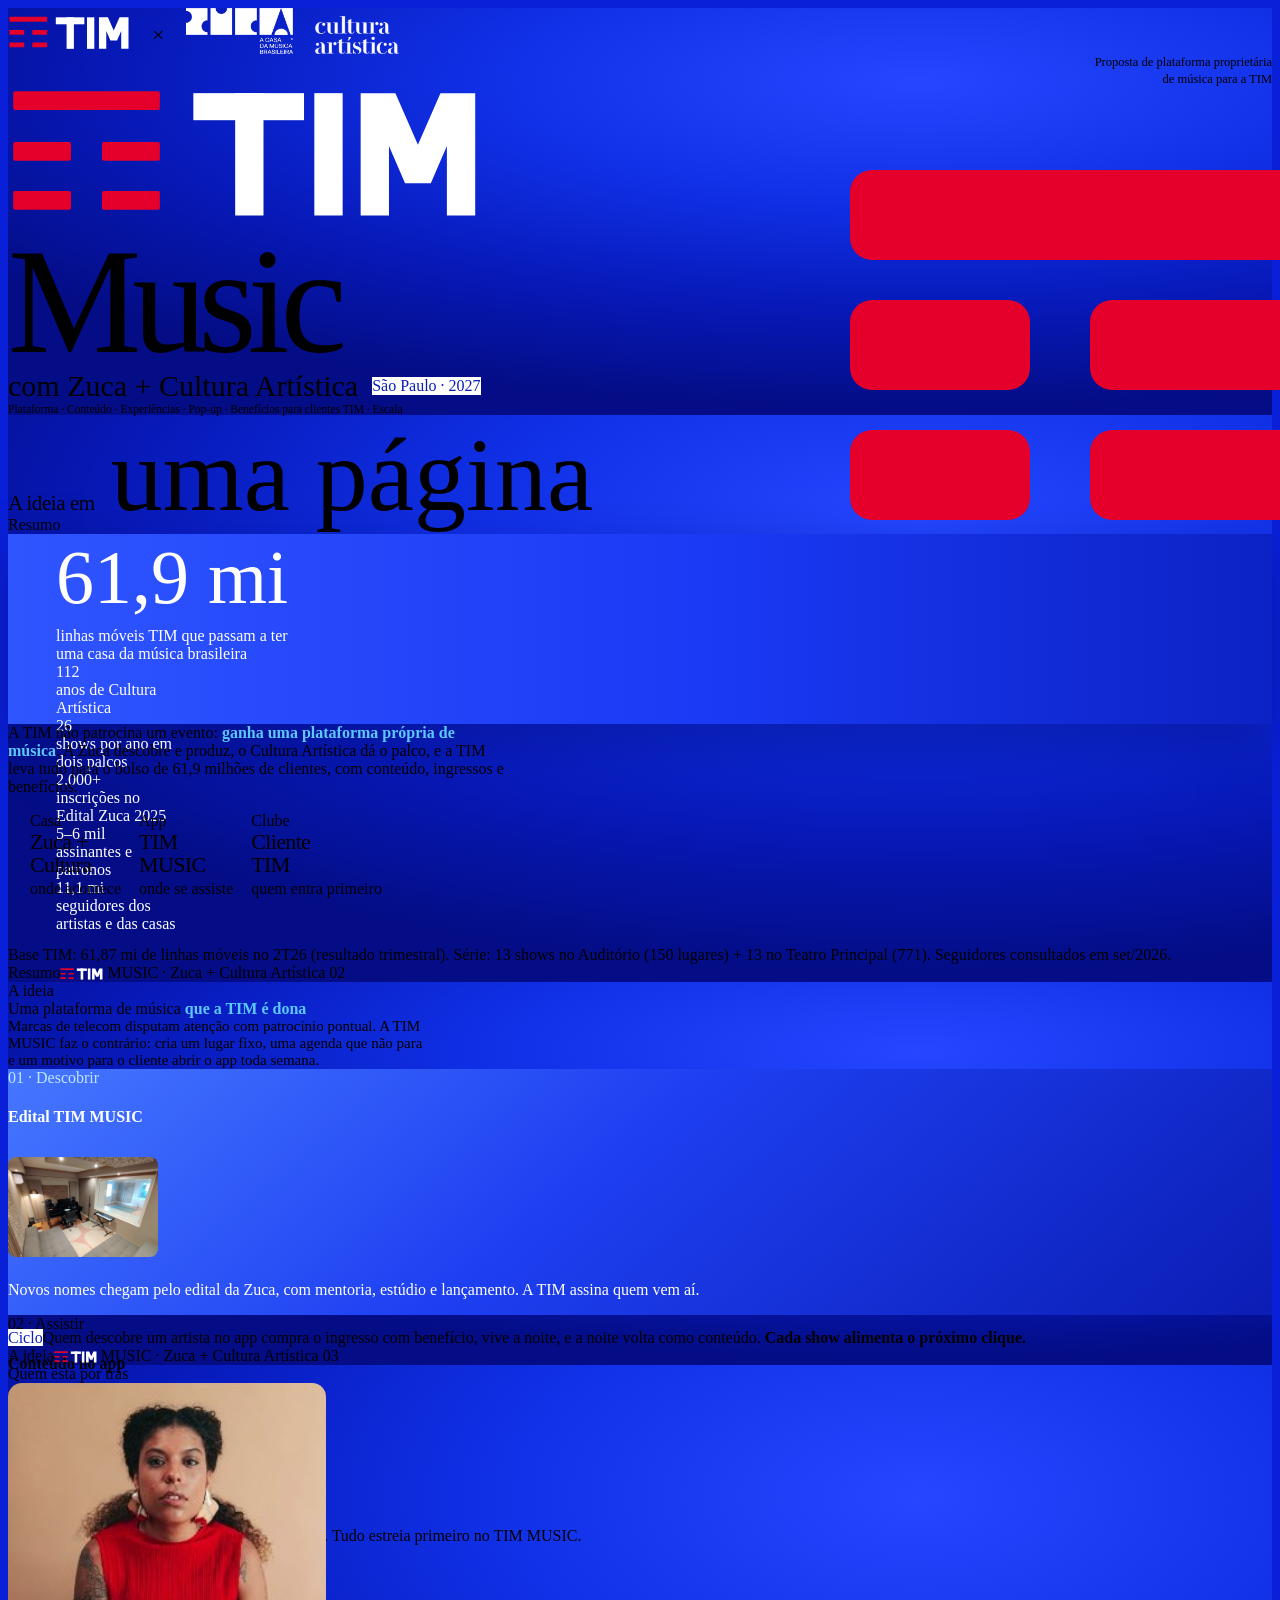
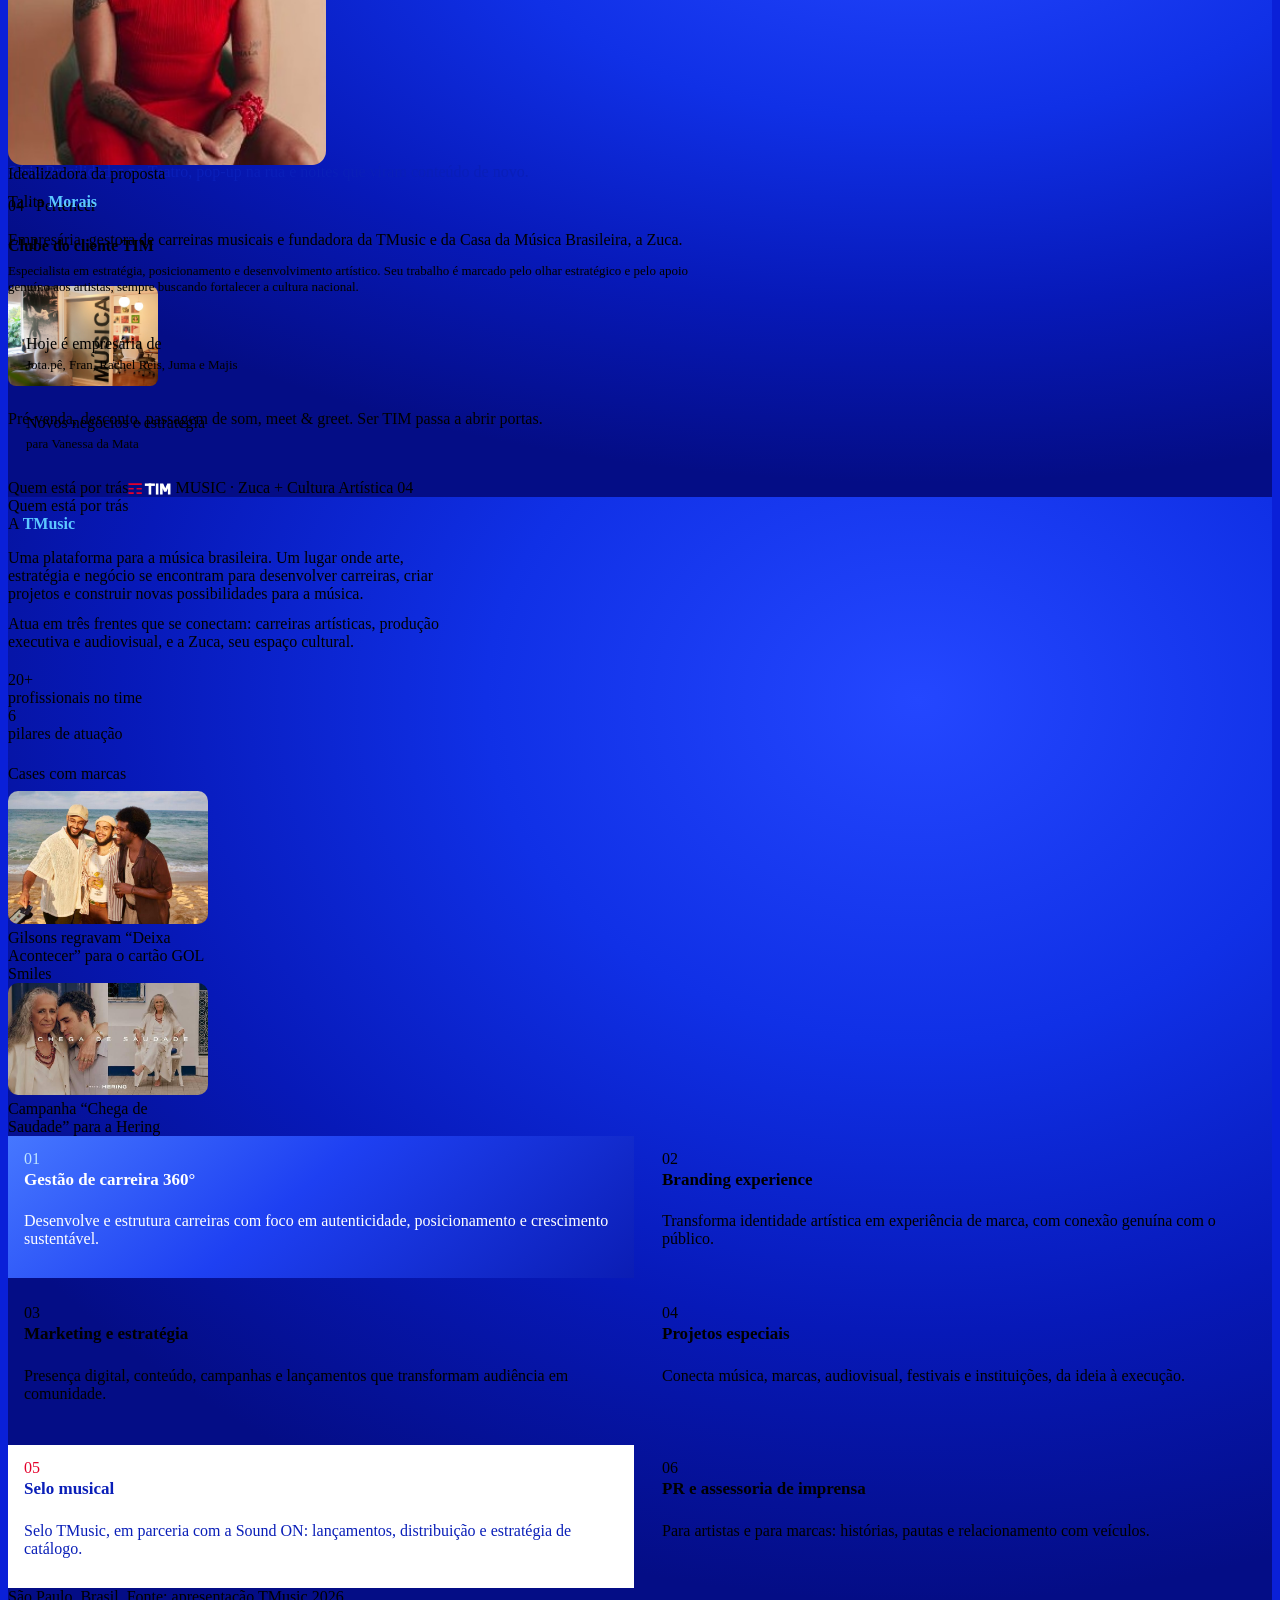
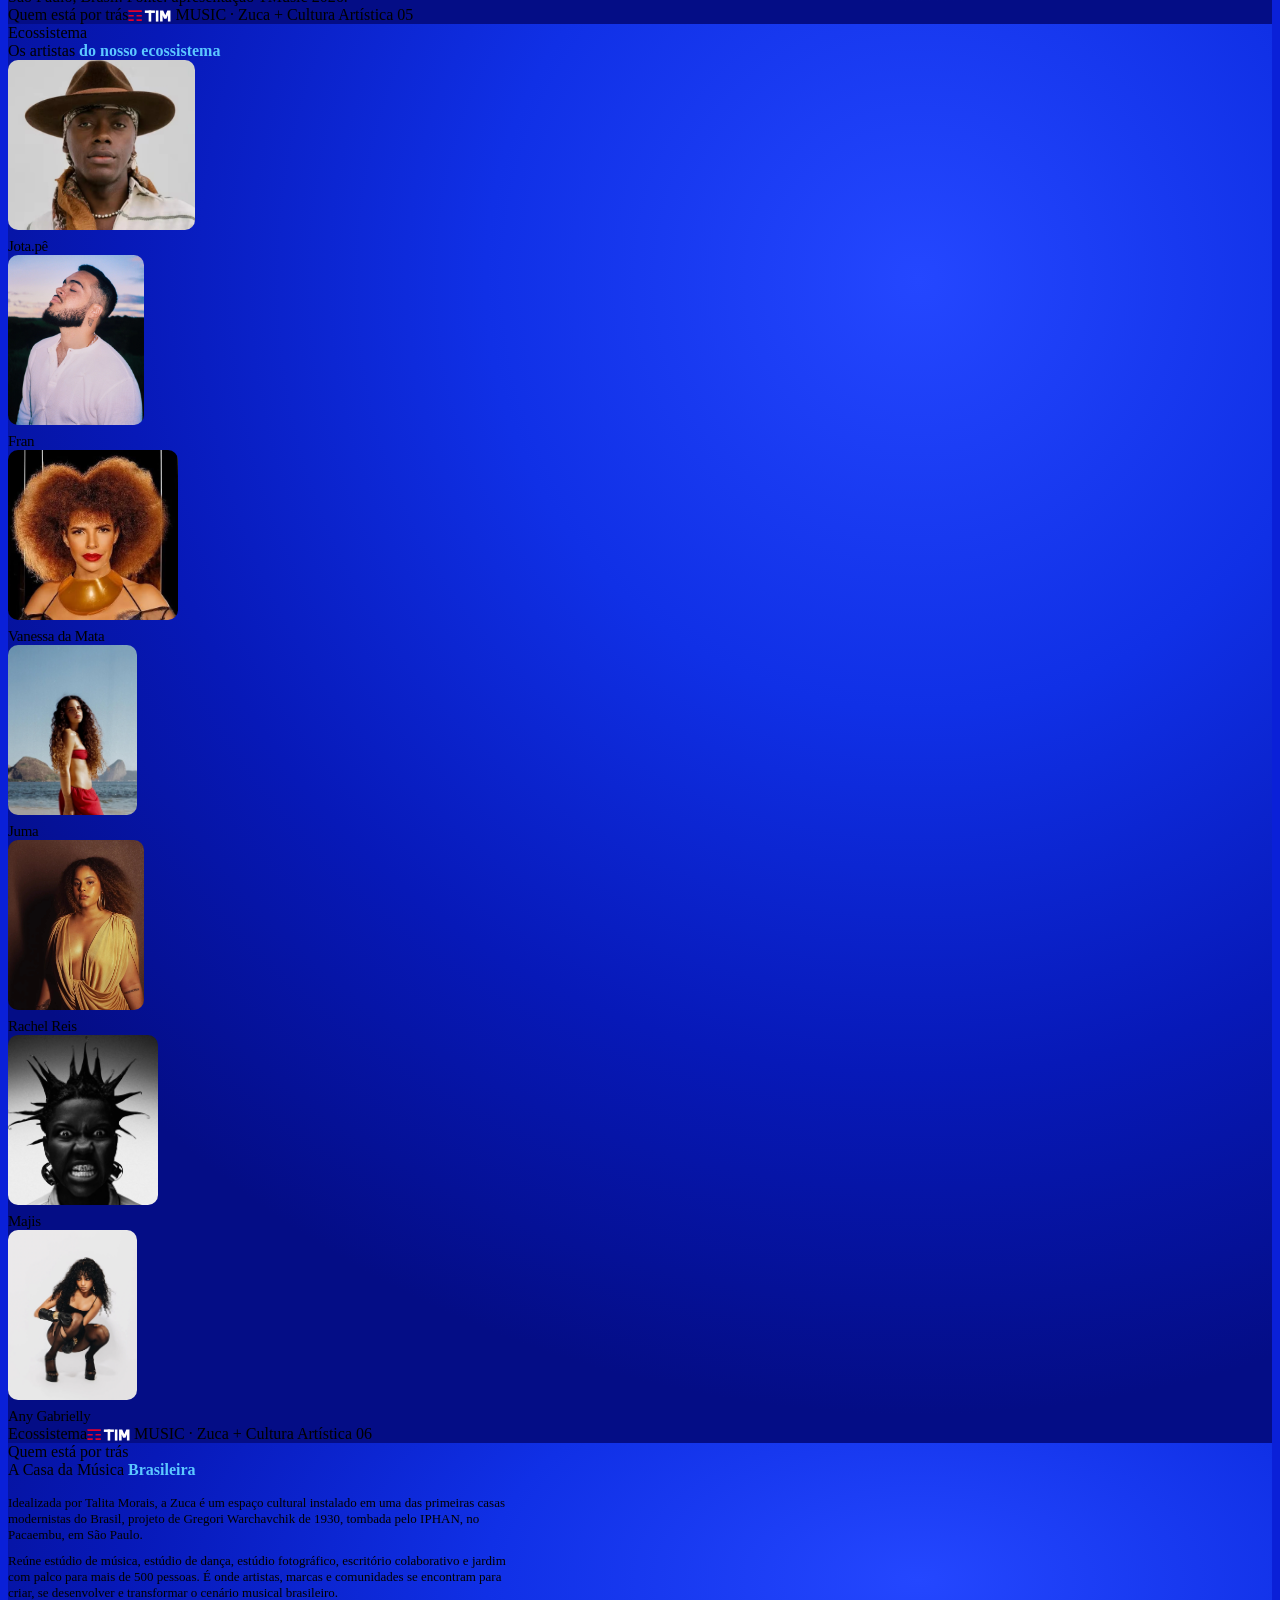
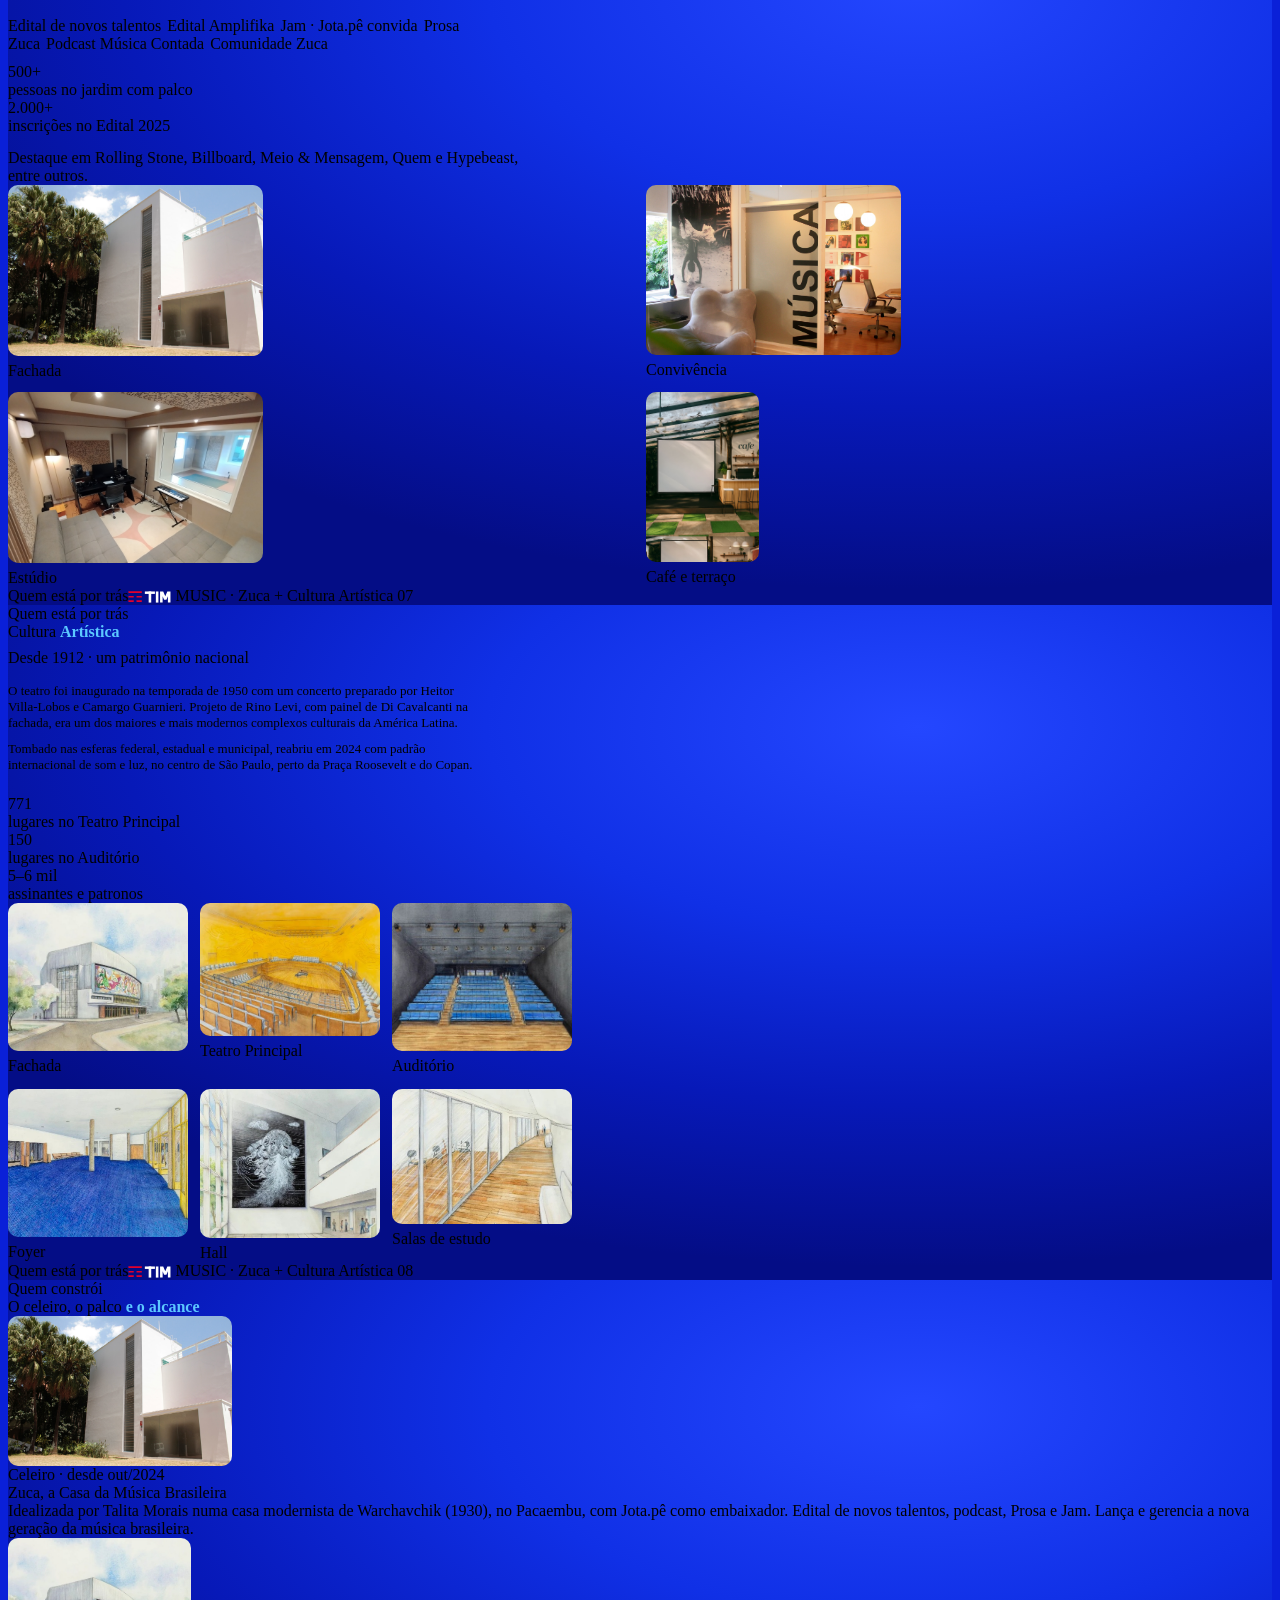
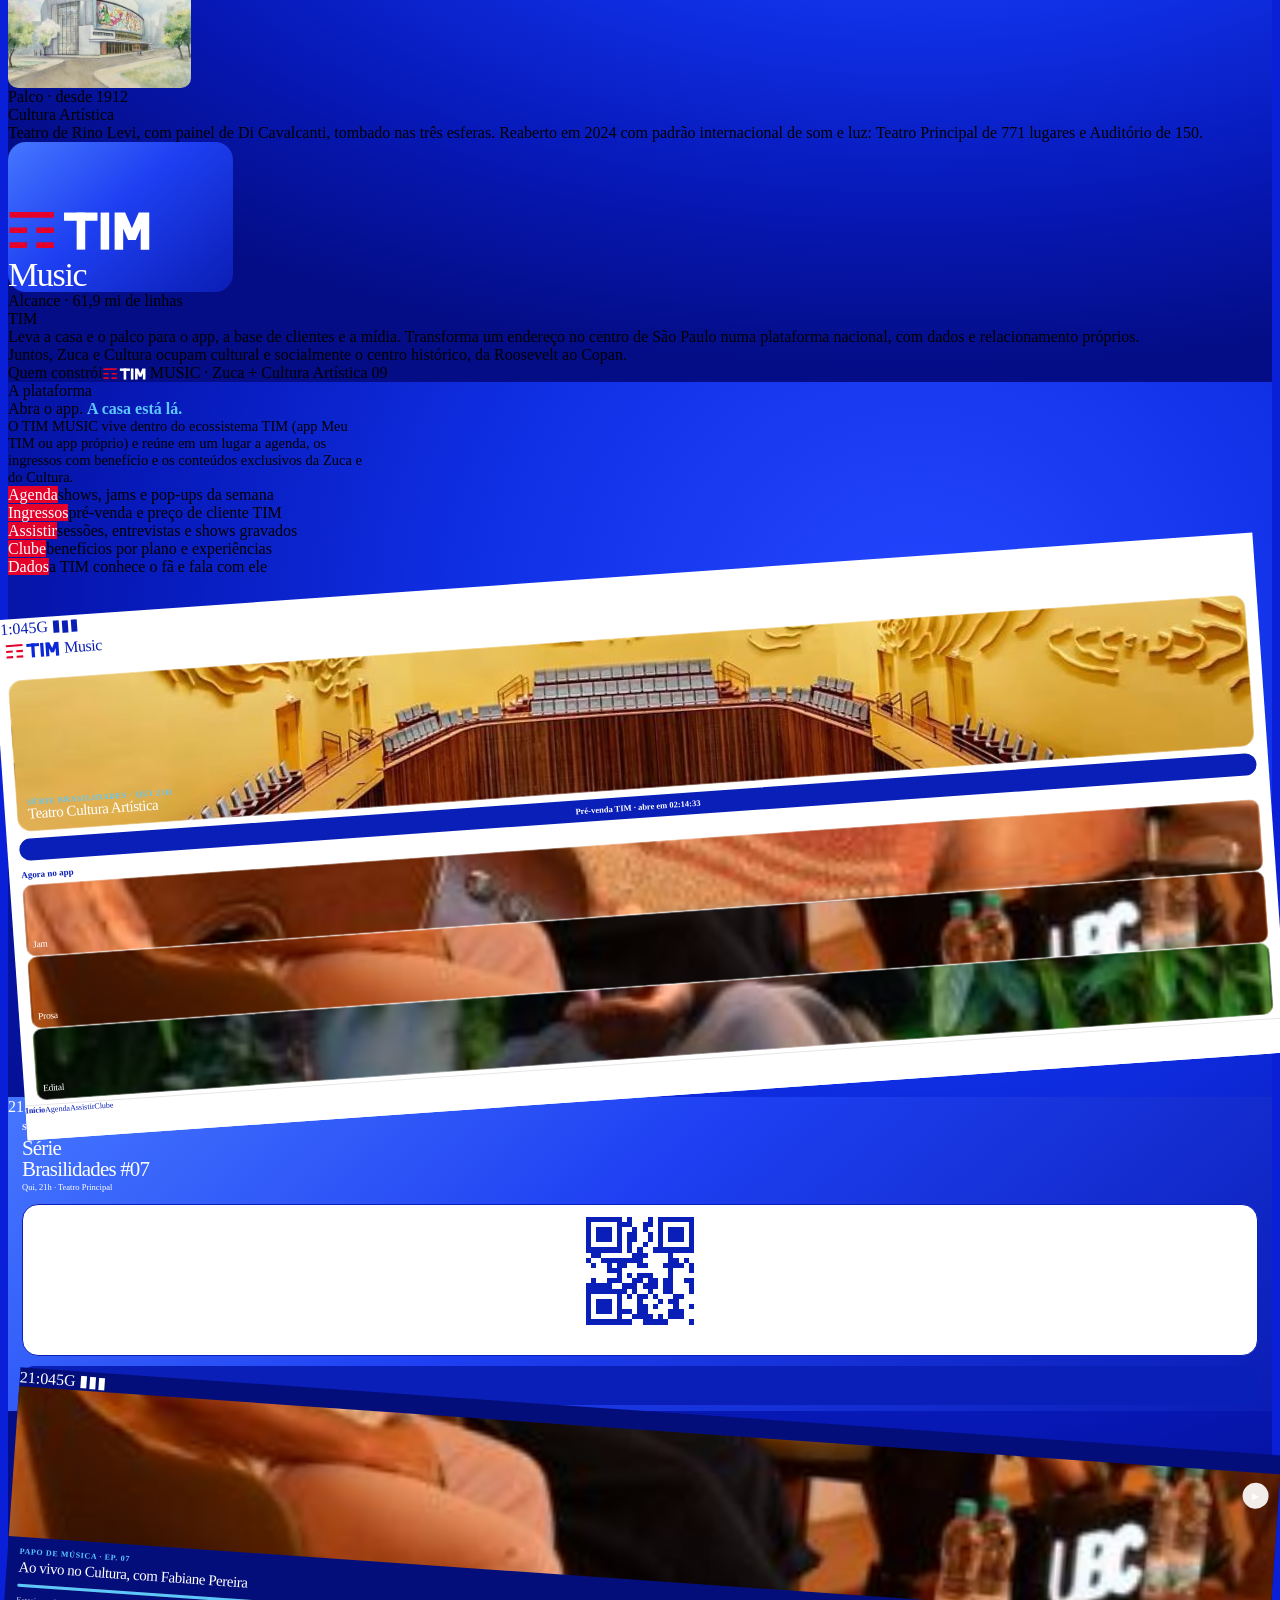
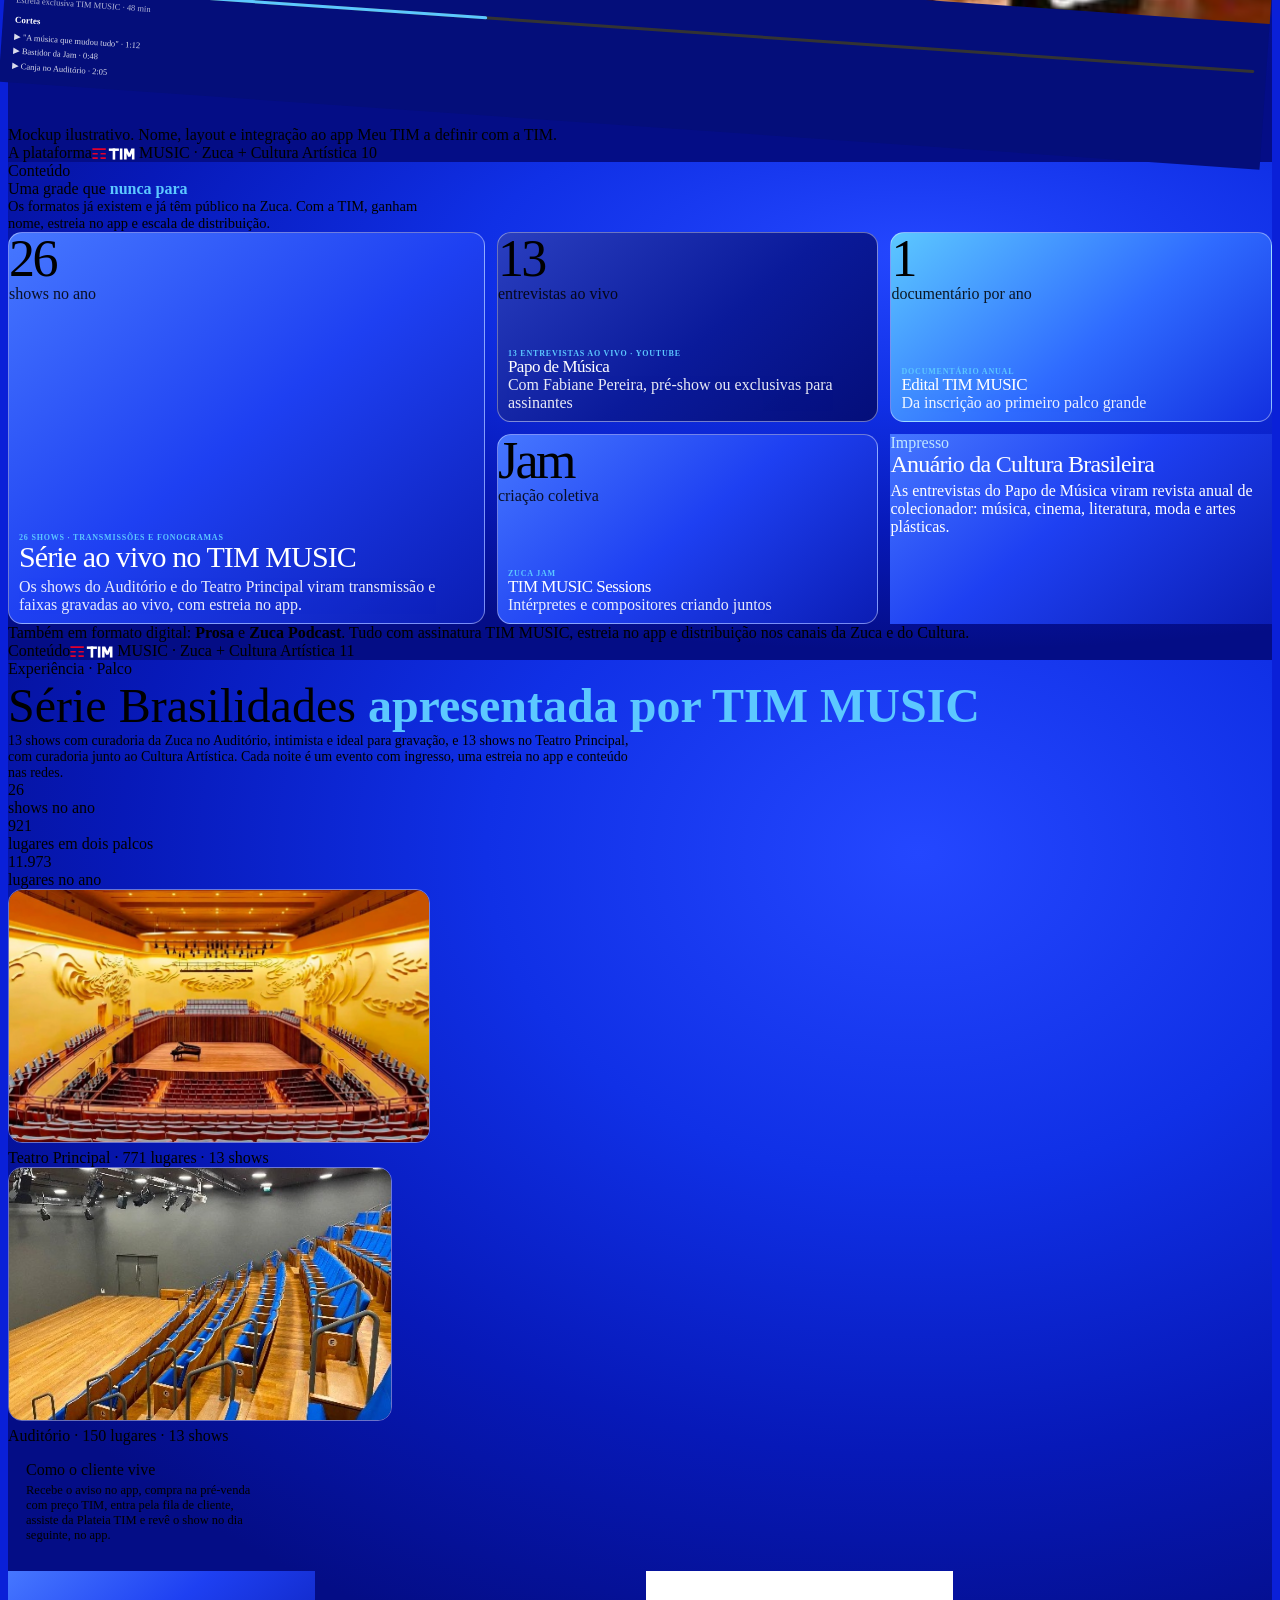
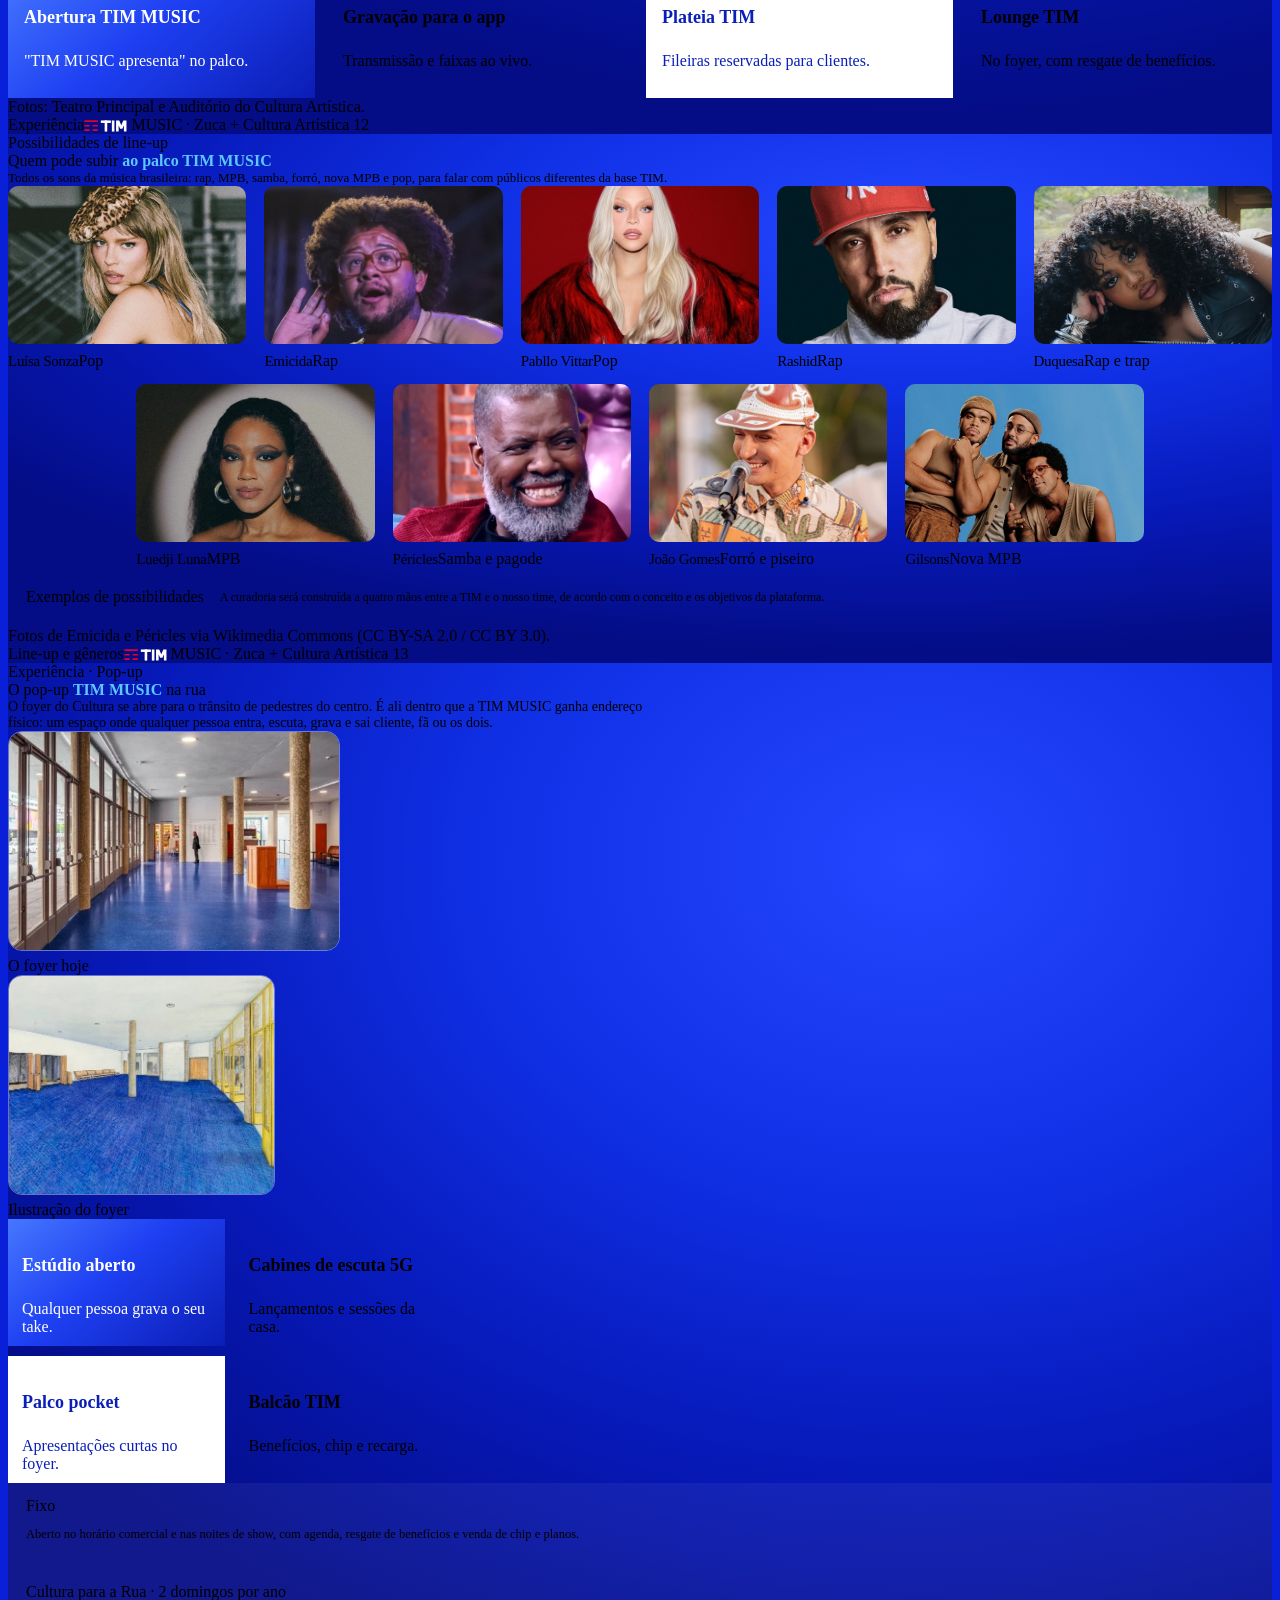
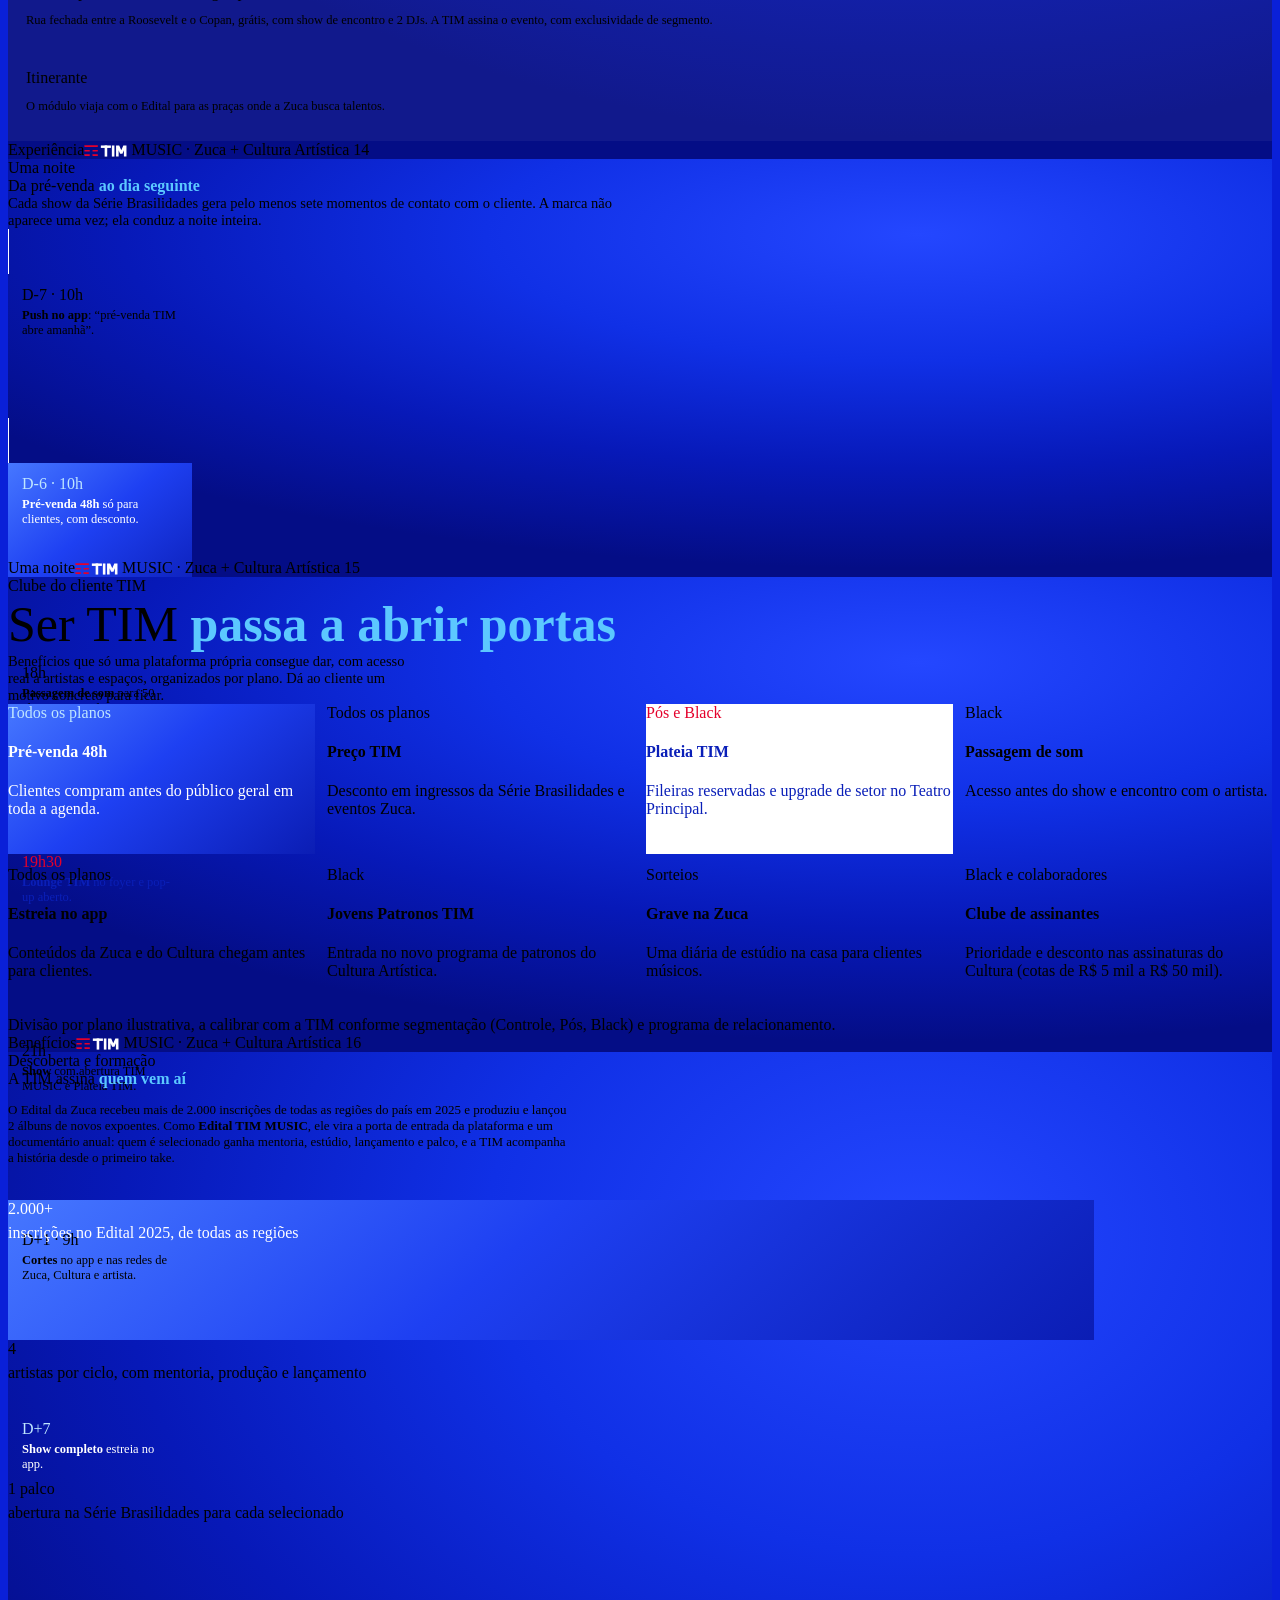
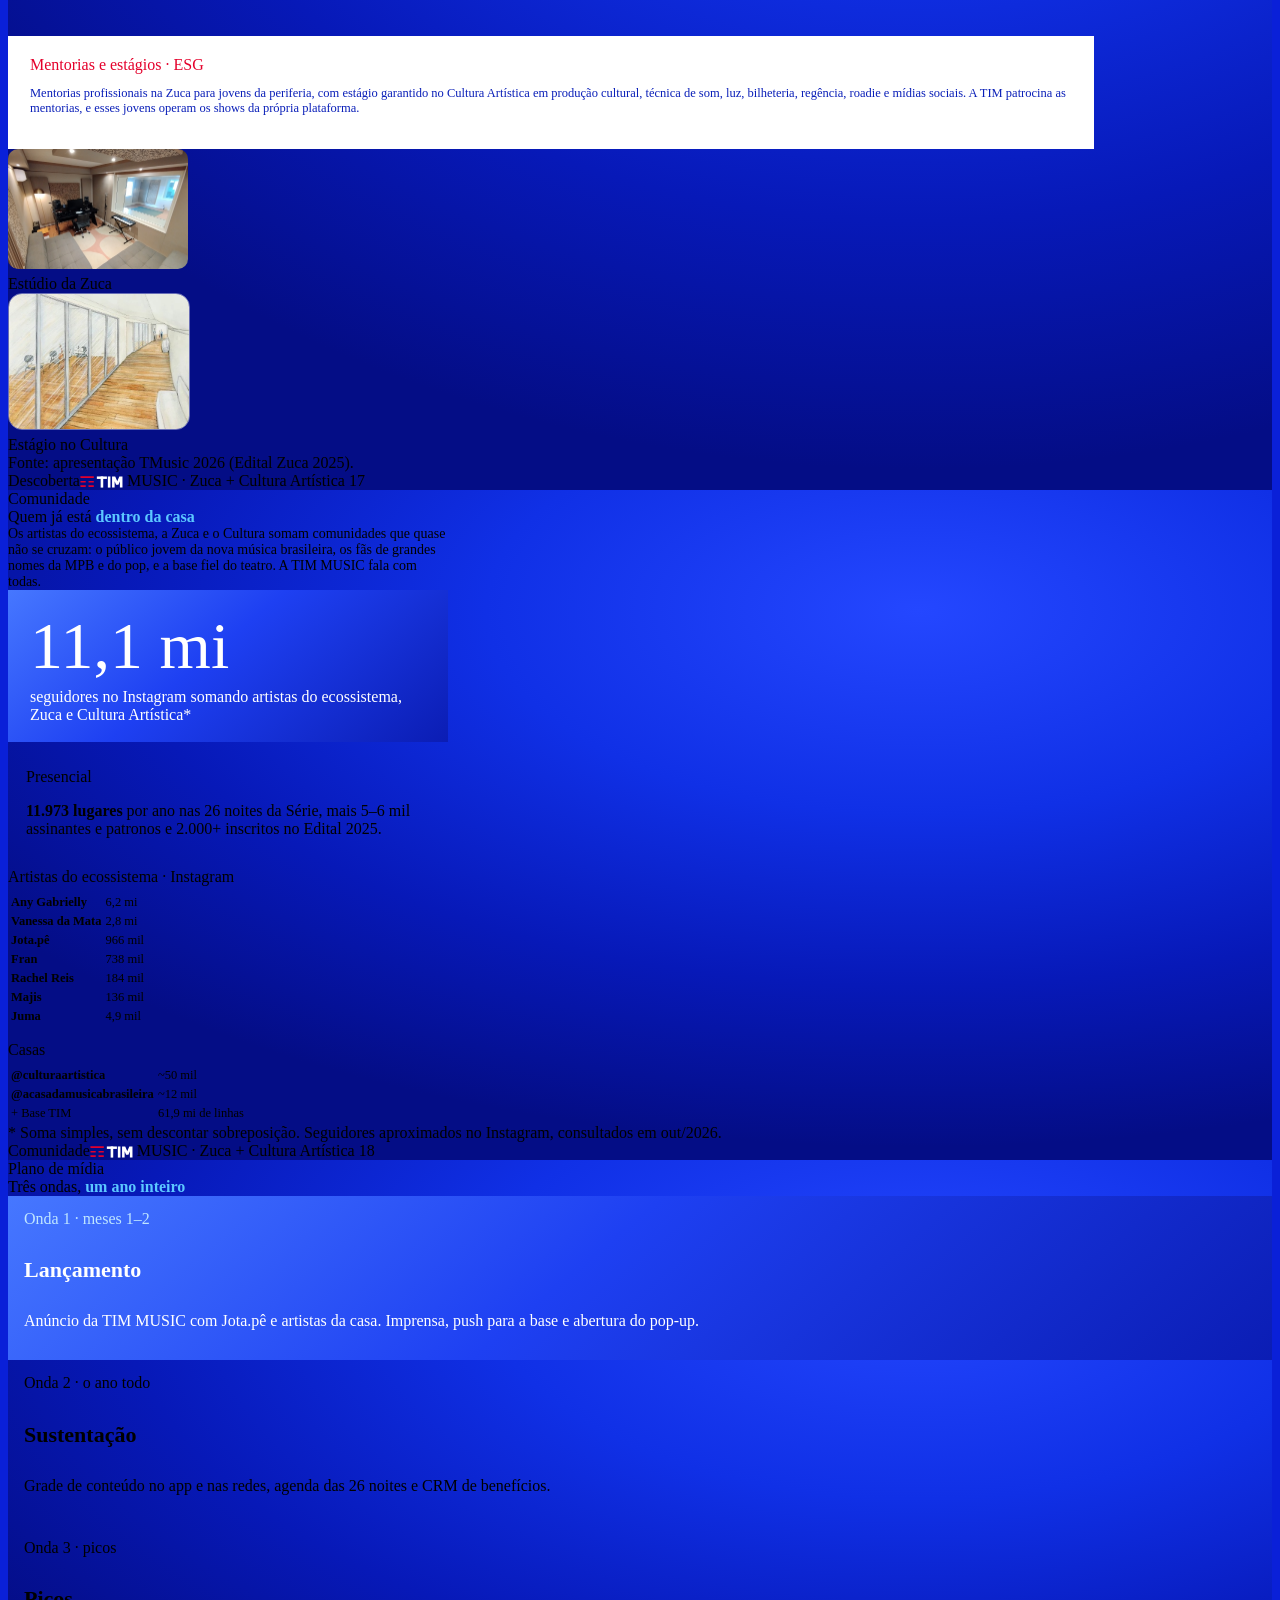
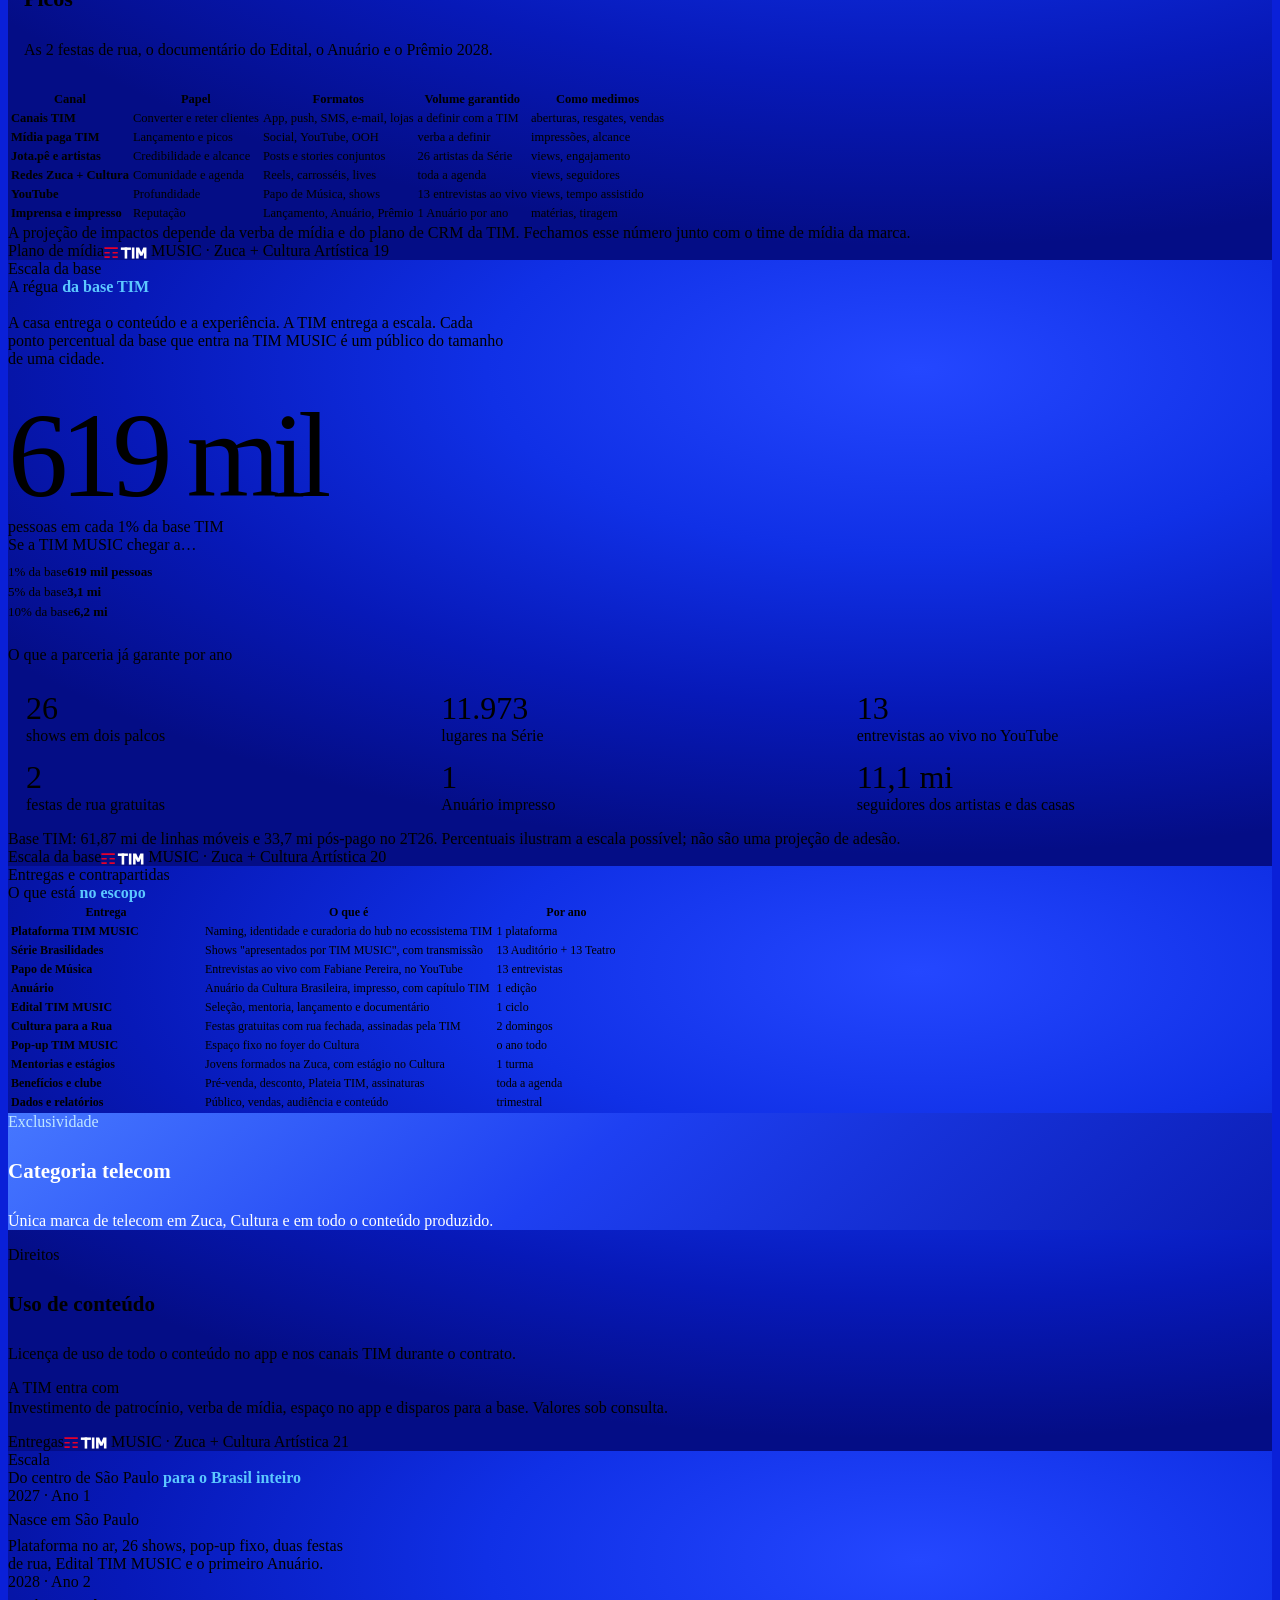
<file: zuca-cultura-decks/tim.html>
<!doctype html>
<html lang="pt-BR"><head><meta charset="utf-8"><title>TIM MUSIC · Zuca + Cultura Artística</title>
<style>/*{{CSS}}*/
:root{--bg:#0A20D8;--ink:#FFFFFF;--mut:rgba(255,255,255,.72);--line:rgba(255,255,255,.6);--card:rgba(255,255,255,.07);
  --y:#5CC8FF;--r:#E4002B;--tb:#0A1FB8;
  --grad:linear-gradient(90deg,#5CC8FF,#FFFFFF);
  --gradd:linear-gradient(140deg,#4677FF 0%,#1E40F2 45%,#0B1DB4 100%);
  --b-core:#5A95FF;--b-mid:#3263FF;--b-soft:rgba(70,120,255,.55);--b-y:#4A86FF;--b-o:#5B9BFF;--b-o2:rgba(80,140,255,.5);--b-fade:rgba(10,32,216,0);
  --dk:#040E7A;--dk-ink:#FFFFFF;--dk-cap:#FF3355}
html,body{background:#0A20D8}
.page{background:radial-gradient(ellipse 90% 80% at 72% 18%,#2447FF 0%,#1030E6 38%,#0719B8 70%,#040D86 100%)}
.hl{background:none;color:var(--y);font-weight:600;padding:0}
.rule{background:rgba(255,255,255,.55)}
.card{border-color:rgba(255,255,255,.28)}
.card.cl{background:rgba(255,255,255,.05)}
.card.gr{background:var(--gradd);color:#fff;border-color:rgba(255,255,255,.35)}
.card.gr .cap{color:#BFE6FF!important}
.card.dk{border-color:rgba(255,255,255,.18)}
.card.yl{background:#fff;border-color:#fff;color:var(--tb);--ink:#0A1FB8;--mut:#4A5BC8}
.card.yl .cap{color:var(--r)!important}
.tag{border-color:rgba(255,255,255,.75)}
.tag.f,.tag.w{background:#fff;color:var(--tb);border-color:#fff}
.tag.y{background:var(--r);border-color:var(--r);color:#fff}
.kpi{background:linear-gradient(90deg,#2F55FF 0%,#1A3AF5 55%,#0C22C4 100%);border-color:rgba(255,255,255,.35);color:#fff;box-shadow:0 20px 50px rgba(2,8,90,.35)}
.kpi .k.w{color:#fff}
table.t td{border-bottom-color:rgba(255,255,255,.16)}
table.t tr.tot td{border-top-color:#fff}
.bar{background:rgba(255,255,255,.14)}
.bar i{background:linear-gradient(90deg,#5CC8FF,#FFFFFF)}
.pin .d{background:var(--r);border-color:#fff;color:#fff}
.pin .l{background:#fff;border-color:#fff;color:var(--tb)}
.ph{border-color:rgba(255,255,255,.45)}
.dot{background:#fff}
.dot.y{background:var(--r)!important;border-color:#fff!important}
.foot .pg{border-color:#fff}
.phone{background:#030A5E}
.phone .scr{--ink:#0A1FB8;color:#0A1FB8;background:#fff}
.rbar{position:absolute;height:46px;border-radius:14px;background:var(--r);z-index:0}
.tlogo{display:inline-block;vertical-align:middle}
.wm{font-weight:600;letter-spacing:-.04em}
.wm i{font-style:normal;font-weight:300}
.thumb{position:relative;border-radius:14px;overflow:hidden;border:1px solid rgba(255,255,255,.4);background-size:cover;background-position:center}
.thumb .lbl{position:absolute;left:10px;bottom:9px;right:10px;color:#fff;z-index:2}
.thumb .lbl .k{font-size:8px;letter-spacing:.1em;text-transform:uppercase;font-weight:600;color:var(--y)}
.thumb .lbl .t{font-size:17px;letter-spacing:-.03em;line-height:1.02}
.thumb .play{position:absolute;right:10px;top:10px;width:26px;height:26px;border-radius:50%;background:rgba(255,255,255,.92);z-index:2;display:flex;align-items:center;justify-content:center;font-size:9px}
.qr{display:grid;grid-template-columns:repeat(21,1fr);width:108px;height:108px}
.qr i{background:var(--ink)}.qr i.o{background:transparent}
</style></head><body>

<!-- 01 CAPA -->
<section class="page">
  <div class="blob tr"></div><div class="blob bl"></div><div class="blob bc"></div>
  <div class="abs z" style="left:57px;top:34px;display:flex;align-items:flex-end;gap:22px">
    <img src="img/logo_tim_w.svg" style="height:34px;margin-bottom:4px"><span style="font-size:22px;font-weight:300;margin-bottom:6px">×</span><img src="img/logo_zuca_w.png" style="height:46px"><img src="img/logo_cultura_w.png" style="height:38px">
  </div>
  <div class="topr lead" style="font-size:12.5px;text-align:right;line-height:1.35">Proposta de plataforma proprietária<br>de música para a TIM</div>
  <div class="rule abs" style="left:57px;right:57px;top:100px"></div>
  <div class="abs z" style="left:57px;top:150px">
    <img src="img/logo_tim_w.svg" style="height:132px;display:block">
    <div style="font-size:150px;line-height:.9;letter-spacing:-.06em;font-weight:300;margin-top:14px">Music</div>
  </div>
  <div class="abs z" style="left:57px;top:458px;display:flex;align-items:center;gap:14px">
    <div class="h-s" style="font-size:30px">com Zuca + Cultura Artística</div><span class="tag w">São Paulo · 2027</span>
  </div>
  <div class="rbar" style="right:0;top:190px;width:430px;height:70px;border-radius:22px 0 0 22px"></div><div class="rbar" style="right:0;top:320px;width:190px;height:70px;border-radius:22px 0 0 22px"></div><div class="rbar" style="right:250px;top:320px;width:180px;height:70px;border-radius:22px"></div><div class="rbar" style="right:0;top:450px;width:190px;height:70px;border-radius:22px 0 0 22px"></div><div class="rbar" style="right:250px;top:450px;width:180px;height:70px;border-radius:22px"></div>
  <div class="abs z small" style="left:57px;bottom:30px;font-size:11.5px;font-weight:500">Plataforma · Conteúdo · Experiências · Pop-up · Benefícios para clientes TIM · Escala</div>
</section>

<!-- 02 OVERVIEW -->
<section class="page">
  <div class="blob br"></div>
  <div class="abs z" style="left:57px;top:58px;display:flex;align-items:flex-end;gap:16px">
    <div><div style="font-size:21px;letter-spacing:-.02em">A ideia em</div><span class="tag" style="margin-top:6px">Resumo</span></div>
    <div class="h-xl" style="font-size:104px">uma página</div>
  </div>
  <div class="kpi abs z" style="left:57px;right:57px;top:185px;height:190px;padding-left:48px">
    <div style="flex:1.6"><div class="num-l" style="font-size:76px;white-space:nowrap">61,9 mi</div><div class="body" style="margin-top:6px">linhas móveis TIM que passam a ter<br>uma casa da música brasileira</div></div>
    <div class="k"><div class="n">112</div><div class="t">anos de Cultura<br>Artística</div></div>
    <div class="k w"><div class="n">26</div><div class="t">shows por ano em<br>dois palcos</div></div>
    <div class="k w"><div class="n">2.000+</div><div class="t">inscrições no<br>Edital Zuca 2025</div></div>
    <div class="k w"><div class="n">5–6 mil</div><div class="t">assinantes e<br>patronos</div></div>
    <div class="k w"><div class="n">11,1 mi</div><div class="t">seguidores dos<br>artistas e das casas</div></div>
  </div>
  <div class="abs z lead" style="left:57px;top:410px;width:500px">A TIM não patrocina um evento: <span class="hl">ganha uma plataforma própria de música</span>. A Zuca descobre e produz, o Cultura Artística dá o palco, e a TIM leva tudo para o bolso de 61,9 milhões de clientes, com conteúdo, ingressos e benefícios.</div>
  <div class="card abs z" style="left:640px;right:57px;top:405px;height:118px;display:flex;gap:18px;padding:16px 22px">
    <div class="f1"><div class="cap">Casa</div><div style="font-size:22px;letter-spacing:-.03em;line-height:1.05">Zuca +<br>Cultura</div><div class="small mut" style="margin-top:4px">onde acontece</div></div>
    <div class="f1"><div class="cap">App</div><div style="font-size:22px;letter-spacing:-.03em;line-height:1.05">TIM<br>MUSIC</div><div class="small mut" style="margin-top:4px">onde se assiste</div></div>
    <div class="f1"><div class="cap">Clube</div><div style="font-size:22px;letter-spacing:-.03em;line-height:1.05">Cliente<br>TIM</div><div class="small mut" style="margin-top:4px">quem entra primeiro</div></div>
  </div>
  <div class="src">Base TIM: 61,87 mi de linhas móveis no 2T26 (resultado trimestral). Série: 13 shows no Auditório (150 lugares) + 13 no Teatro Principal (771). Seguidores consultados em set/2026.</div>
  <div class="foot"><span>Resumo</span><span class="r"><img class="tlogo" src="img/logo_tim_w.svg" style="height:12px"> MUSIC · Zuca + Cultura Artística <span class="pg">02</span></span></div>
</section>

<!-- 03 A IDEIA -->
<section class="page">
  <div class="blob tr"></div>
  <div class="topr"><span class="tag">A ideia</span></div>
  <div class="abs z h-l" style="left:57px;top:62px;width:640px">Uma plataforma de música <span class="hl">que a TIM é dona</span></div>
  <div class="abs z lead" style="left:720px;top:112px;width:420px;font-size:15px">Marcas de telecom disputam atenção com patrocínio pontual. A TIM MUSIC faz o contrário: cria um lugar fixo, uma agenda que não para e um motivo para o cliente abrir o app toda semana.</div>
  <div class="abs z row g12" style="left:57px;right:57px;top:230px;height:260px">
    <div class="card gr f1" style="display:flex;flex-direction:column;justify-content:space-between"><div><div class="cap" style="color:var(--ink)">01 · Descobrir</div><h4>Edital TIM MUSIC</h4></div><img src="img/zuca_estudio.jpg" style="display:block;width:150px;height:100px;border-radius:8px;margin:10px 0 8px"><p>Novos nomes chegam pelo edital da Zuca, com mentoria, estúdio e lançamento. A TIM assina quem vem aí.</p></div>
    <div class="card dk f1" style="display:flex;flex-direction:column;justify-content:space-between"><div><div class="cap">02 · Assistir</div><h4>Conteúdo no app</h4></div><img src="img/f_auditorio.jpg" style="display:block;width:150px;height:99px;border-radius:8px;margin:10px 0 8px"><p>Jams, Papo de Música, podcast e shows gravados. Tudo estreia primeiro no TIM MUSIC.</p></div>
    <div class="card yl f1" style="display:flex;flex-direction:column;justify-content:space-between"><div><div class="cap" style="color:var(--ink)">03 · Viver</div><h4>Palco e pop-up</h4></div><img src="img/f_teatro.jpg" style="display:block;width:150px;height:90px;border-radius:8px;margin:10px 0 8px"><p>Série Brasilidades no Teatro, pop-up na rua e noites que viram conteúdo de novo.</p></div>
    <div class="card f1" style="display:flex;flex-direction:column;justify-content:space-between"><div><div class="cap">04 · Pertencer</div><h4>Clube do cliente TIM</h4></div><img src="img/zuca_musica.jpg" style="display:block;width:150px;height:100px;border-radius:8px;margin:10px 0 8px"><p>Pré-venda, desconto, passagem de som, meet &amp; greet. Ser TIM passa a abrir portas.</p></div>
  </div>
  <div class="abs z row" style="left:57px;right:57px;top:505px;align-items:center;gap:10px">
    <span class="tag f">Ciclo</span><span class="body">Quem descobre um artista no app compra o ingresso com benefício, vive a noite, e a noite volta como conteúdo. <b>Cada show alimenta o próximo clique.</b></span>
  </div>
  <div class="foot"><span>A ideia</span><span class="r"><img class="tlogo" src="img/logo_tim_w.svg" style="height:12px"> MUSIC · Zuca + Cultura Artística <span class="pg">03</span></span></div>
</section>

<!-- QS1 TALITA -->
<section class="page">
  <div class="blob tr"></div>
  <div class="topr"><span class="tag">Quem está por trás</span></div>
  <div class="abs z" style="left:57px;top:70px"><img src="img/talita.jpg" style="display:block;width:318px;height:382px;border-radius:14px;"></div>
  <div class="abs z" style="left:440px;top:70px;width:700px">
    <div class="cap">Idealizadora da proposta</div>
    <div class="h-l" style="margin-top:10px">Talita <span class="hl">Morais</span></div>
    <div class="lead" style="margin-top:20px">Empresária, gestora de carreiras musicais e fundadora da TMusic e da Casa da Música Brasileira, a Zuca.</div>
    <div class="body" style="margin-top:14px;font-size:13px">Especialista em estratégia, posicionamento e desenvolvimento artístico. Seu trabalho é marcado pelo olhar estratégico e pelo apoio genuíno aos artistas, sempre buscando fortalecer a cultura nacional.</div>
    <div class="row g12" style="margin-top:26px">
      <div class="card f1" style="padding:14px 18px"><div class="cap">Hoje é empresária de</div><p style="font-size:13px;margin-top:4px">Jota.pê, Fran, Rachel Reis, Juma e Majis</p></div>
      <div class="card dk f1" style="padding:14px 18px"><div class="cap">Novos negócios e estratégia</div><p style="font-size:13px;margin-top:4px">para Vanessa da Mata</p></div>
    </div>
  </div>
  <div class="foot"><span>Quem está por trás</span><span class="r"><img class="tlogo" src="img/logo_tim_w.svg" style="height:12px"> MUSIC · Zuca + Cultura Artística <span class="pg">04</span></span></div>
</section>

<!-- QS2 TMUSIC -->
<section class="page">
  <div class="blob br"></div>
  <div class="topr"><span class="tag">Quem está por trás</span></div>
  <div class="abs z" style="left:57px;top:62px;width:440px">
    <div class="h-l">A <span class="hl">TMusic</span></div>
    <div class="lead" style="margin-top:16px">Uma plataforma para a música brasileira. Um lugar onde arte, estratégia e negócio se encontram para desenvolver carreiras, criar projetos e construir novas possibilidades para a música.</div>
    <div class="body" style="margin-top:12px">Atua em três frentes que se conectam: carreiras artísticas, produção executiva e audiovisual, e a Zuca, seu espaço cultural.</div>
    <div class="row g16" style="margin-top:20px">
      <div><div class="num">20+</div><div class="small">profissionais no time</div></div>
      <div><div class="num">6</div><div class="small">pilares de atuação</div></div>
    </div>
    <div class="cap" style="margin-top:22px">Cases com marcas</div>
    <div class="row g12" style="margin-top:8px;align-items:flex-start">
      <div style="width:200px"><img src="img/case_gilsons.jpg" style="display:block;width:200px;height:133px;border-radius:10px;"><div class="small mut" style="margin-top:5px">Gilsons regravam “Deixa Acontecer” para o cartão GOL Smiles</div></div>
      <div style="width:200px"><img src="img/case_hering.jpg" style="display:block;width:200px;height:112px;border-radius:10px;"><div class="small mut" style="margin-top:5px">Campanha “Chega de Saudade” para a Hering</div></div>
    </div>
  </div>
  <div class="abs z" style="left:540px;right:57px;top:70px;display:grid;grid-template-columns:1fr 1fr;gap:12px"><div class="card gr" style="padding:14px 16px"><div class="cap">01</div><h4 style="font-size:17px;margin-top:2px">Gestão de carreira 360°</h4><p style="margin-top:5px">Desenvolve e estrutura carreiras com foco em autenticidade, posicionamento e crescimento sustentável.</p></div><div class="card " style="padding:14px 16px"><div class="cap">02</div><h4 style="font-size:17px;margin-top:2px">Branding experience</h4><p style="margin-top:5px">Transforma identidade artística em experiência de marca, com conexão genuína com o público.</p></div><div class="card dk" style="padding:14px 16px"><div class="cap">03</div><h4 style="font-size:17px;margin-top:2px">Marketing e estratégia</h4><p style="margin-top:5px">Presença digital, conteúdo, campanhas e lançamentos que transformam audiência em comunidade.</p></div><div class="card " style="padding:14px 16px"><div class="cap">04</div><h4 style="font-size:17px;margin-top:2px">Projetos especiais</h4><p style="margin-top:5px">Conecta música, marcas, audiovisual, festivais e instituições, da ideia à execução.</p></div><div class="card yl" style="padding:14px 16px"><div class="cap" style="color:var(--ink)">05</div><h4 style="font-size:17px;margin-top:2px">Selo musical</h4><p style="margin-top:5px">Selo TMusic, em parceria com a Sound ON: lançamentos, distribuição e estratégia de catálogo.</p></div><div class="card " style="padding:14px 16px"><div class="cap">06</div><h4 style="font-size:17px;margin-top:2px">PR e assessoria de imprensa</h4><p style="margin-top:5px">Para artistas e para marcas: histórias, pautas e relacionamento com veículos.</p></div></div>
  <div class="src">São Paulo, Brasil. Fonte: apresentação TMusic 2026.</div>
  <div class="foot"><span>Quem está por trás</span><span class="r"><img class="tlogo" src="img/logo_tim_w.svg" style="height:12px"> MUSIC · Zuca + Cultura Artística <span class="pg">05</span></span></div>
</section>

<!-- QS5 ECOSSISTEMA -->
<section class="page">
  <div class="blob tr"></div>
  <div class="topr"><span class="tag">Ecossistema</span></div>
  <div class="abs z h-l" style="left:57px;top:62px">Os artistas <span class="hl">do nosso ecossistema</span></div>
  <div class="abs z row" style="left:57px;top:160px;gap:18px;align-items:flex-start"><div><img src="img/eco_jotape.jpg" style="display:block;width:187px;height:170px;border-radius:10px"><div style="font-size:15px;margin-top:8px;letter-spacing:-.02em">Jota.pê</div></div><div><img src="img/art_fran.jpg" style="display:block;width:136px;height:170px;border-radius:10px"><div style="font-size:15px;margin-top:8px;letter-spacing:-.02em">Fran</div></div><div><img src="img/art_vanessa.jpg" style="display:block;width:170px;height:170px;border-radius:10px"><div style="font-size:15px;margin-top:8px;letter-spacing:-.02em">Vanessa da Mata</div></div><div><img src="img/eco_juma.jpg" style="display:block;width:129px;height:170px;border-radius:10px"><div style="font-size:15px;margin-top:8px;letter-spacing:-.02em">Juma</div></div></div>
  <div class="abs z row" style="left:57px;top:385px;gap:18px;align-items:flex-start"><div><img src="img/eco_rachel.jpg" style="display:block;width:136px;height:170px;border-radius:10px"><div style="font-size:15px;margin-top:8px;letter-spacing:-.02em">Rachel Reis</div></div><div><img src="img/eco_majis.jpg" style="display:block;width:150px;height:170px;border-radius:10px"><div style="font-size:15px;margin-top:8px;letter-spacing:-.02em">Majis</div></div><div><img src="img/eco_any.jpg" style="display:block;width:129px;height:170px;border-radius:10px"><div style="font-size:15px;margin-top:8px;letter-spacing:-.02em">Any Gabrielly</div></div></div>
  <div class="foot"><span>Ecossistema</span><span class="r"><img class="tlogo" src="img/logo_tim_w.svg" style="height:12px"> MUSIC · Zuca + Cultura Artística <span class="pg">06</span></span></div>
</section>

<!-- QS3 ZUCA -->
<section class="page">
  <div class="blob tr hot"></div>
  <div class="topr"><span class="tag">Quem está por trás</span></div>
  <div class="abs z" style="left:57px;top:62px;width:520px">
    <div class="h-l">A Casa da Música <span class="hl">Brasileira</span></div>
    <div class="body" style="margin-top:16px;font-size:13px">Idealizada por Talita Morais, a Zuca é um espaço cultural instalado em uma das primeiras casas modernistas do Brasil, projeto de Gregori Warchavchik de 1930, tombada pelo IPHAN, no Pacaembu, em São Paulo.</div>
    <div class="body" style="margin-top:10px;font-size:13px">Reúne estúdio de música, estúdio de dança, estúdio fotográfico, escritório colaborativo e jardim com palco para mais de 500 pessoas. É onde artistas, marcas e comunidades se encontram para criar, se desenvolver e transformar o cenário musical brasileiro.</div>
    <div style="margin-top:16px"><span class="tag" style="margin:0 6px 8px 0">Edital de novos talentos</span><span class="tag" style="margin:0 6px 8px 0">Edital Amplifika</span><span class="tag" style="margin:0 6px 8px 0">Jam · Jota.pê convida</span><span class="tag" style="margin:0 6px 8px 0">Prosa Zuca</span><span class="tag" style="margin:0 6px 8px 0">Podcast Música Contada</span><span class="tag" style="margin:0 6px 8px 0">Comunidade Zuca</span></div>
    <div class="row g16" style="margin-top:10px">
      <div><div class="num">500+</div><div class="small">pessoas no jardim com palco</div></div>
      <div><div class="num">2.000+</div><div class="small">inscrições no Edital 2025</div></div>
    </div>
    <div class="small mut" style="margin-top:14px">Destaque em Rolling Stone, Billboard, Meio &amp; Mensagem, Quem e Hypebeast, entre outros.</div>
  </div>
  <div class="abs z" style="left:620px;top:80px;display:grid;grid-template-columns:auto auto;gap:12px">
    <div><img src="img/zuca_fachada_dia.jpg" style="display:block;width:255px;height:171px;border-radius:10px;"><div class="small mut" style="margin-top:6px">Fachada</div></div>
    <div><img src="img/zuca_musica.jpg" style="display:block;width:255px;height:170px;border-radius:10px;"><div class="small mut" style="margin-top:6px">Convivência</div></div>
    <div><img src="img/zuca_estudio.jpg" style="display:block;width:255px;height:171px;border-radius:10px;"><div class="small mut" style="margin-top:6px">Estúdio</div></div>
    <div><img src="img/zuca_cafe.jpg" style="display:block;width:113px;height:170px;border-radius:10px;"><div class="small mut" style="margin-top:6px">Café e terraço</div></div>
  </div>
  <div class="foot"><span>Quem está por trás</span><span class="r"><img class="tlogo" src="img/logo_tim_w.svg" style="height:12px"> MUSIC · Zuca + Cultura Artística <span class="pg">07</span></span></div>
</section>

<!-- QS4 CULTURA -->
<section class="page">
  <div class="blob bl"></div>
  <div class="topr"><span class="tag">Quem está por trás</span></div>
  <div class="abs z" style="left:57px;top:62px;width:470px">
    <div class="h-l">Cultura <span class="hl">Artística</span></div>
    <div class="cap" style="margin-top:8px">Desde 1912 · um patrimônio nacional</div>
    <div class="body" style="margin-top:16px;font-size:13px">O teatro foi inaugurado na temporada de 1950 com um concerto preparado por Heitor Villa-Lobos e Camargo Guarnieri. Projeto de Rino Levi, com painel de Di Cavalcanti na fachada, era um dos maiores e mais modernos complexos culturais da América Latina.</div>
    <div class="body" style="margin-top:10px;font-size:13px">Tombado nas esferas federal, estadual e municipal, reabriu em 2024 com padrão internacional de som e luz, no centro de São Paulo, perto da Praça Roosevelt e do Copan.</div>
    <div class="row g16" style="margin-top:22px">
      <div><div class="num">771</div><div class="small">lugares no Teatro Principal</div></div>
      <div><div class="num">150</div><div class="small">lugares no Auditório</div></div>
      <div><div class="num">5–6 mil</div><div class="small">assinantes e patronos</div></div>
    </div>
  </div>
  <div class="abs z" style="left:570px;top:80px;display:grid;grid-template-columns:repeat(3,180px);gap:14px 12px"><div><img src="img/a_fachada.jpg" style="display:block;width:180px;height:148px;border-radius:10px;"><div class="small mut" style="margin-top:6px">Fachada</div></div><div><img src="img/a_teatro.jpg" style="display:block;width:180px;height:133px;border-radius:10px;"><div class="small mut" style="margin-top:6px">Teatro Principal</div></div><div><img src="img/a_auditorio.jpg" style="display:block;width:180px;height:148px;border-radius:10px;"><div class="small mut" style="margin-top:6px">Auditório</div></div><div><img src="img/a_foyer.jpg" style="display:block;width:180px;height:148px;border-radius:10px;"><div class="small mut" style="margin-top:6px">Foyer</div></div><div><img src="img/a_hall.jpg" style="display:block;width:180px;height:149px;border-radius:10px;"><div class="small mut" style="margin-top:6px">Hall</div></div><div><img src="img/a_corredor.jpg" style="display:block;width:180px;height:135px;border-radius:10px;"><div class="small mut" style="margin-top:6px">Salas de estudo</div></div></div>
  <div class="foot"><span>Quem está por trás</span><span class="r"><img class="tlogo" src="img/logo_tim_w.svg" style="height:12px"> MUSIC · Zuca + Cultura Artística <span class="pg">08</span></span></div>
</section>

<!-- 04 QUEM CONSTRÓI -->
<section class="page">
  <div class="blob br"></div>
  <div class="topr"><span class="tag">Quem constrói</span></div>
  <div class="abs z h-l" style="left:57px;top:62px">O celeiro, o palco <span class="hl">e o alcance</span></div>
  <div class="abs z row g16" style="left:57px;right:57px;top:170px">
    <div class="f1 col g10">
      <img src="img/zuca_fachada_dia.jpg" style="display:block;width:224px;height:150px;border-radius:10px">
      <div class="cap">Celeiro · desde out/2024</div>
      <div class="h-s">Zuca, a Casa da Música Brasileira</div>
      <div class="body">Idealizada por Talita Morais numa casa modernista de Warchavchik (1930), no Pacaembu, com Jota.pê como embaixador. Edital de novos talentos, podcast, Prosa e Jam. Lança e gerencia a nova geração da música brasileira.</div>
    </div>
    <div class="f1 col g10">
      <img src="img/a_fachada.jpg" style="display:block;width:183px;height:150px;border-radius:10px">
      <div class="cap">Palco · desde 1912</div>
      <div class="h-s">Cultura Artística</div>
      <div class="body">Teatro de Rino Levi, com painel de Di Cavalcanti, tombado nas três esferas. Reaberto em 2024 com padrão internacional de som e luz: Teatro Principal de 771 lugares e Auditório de 150.</div>
    </div>
    <div class="f1 col g10">
      <div class="card gr" style="height:150px;width:225px;display:flex;flex-direction:column;justify-content:flex-end;color:#fff;border-radius:18px"><img src="img/logo_tim_w.svg" style="height:40px;width:auto;align-self:flex-start;display:block"><div style="font-size:34px;line-height:.95;font-weight:300;letter-spacing:-.04em;margin-top:8px">Music</div></div>
      <div class="cap">Alcance · 61,9 mi de linhas</div>
      <div class="h-s">TIM</div>
      <div class="body">Leva a casa e o palco para o app, a base de clientes e a mídia. Transforma um endereço no centro de São Paulo numa plataforma nacional, com dados e relacionamento próprios.</div>
    </div>
  </div>
  <div class="abs z small mut" style="left:57px;bottom:50px">Juntos, Zuca e Cultura ocupam cultural e socialmente o centro histórico, da Roosevelt ao Copan.</div>
  <div class="foot"><span>Quem constrói</span><span class="r"><img class="tlogo" src="img/logo_tim_w.svg" style="height:12px"> MUSIC · Zuca + Cultura Artística <span class="pg">09</span></span></div>
</section>

<!-- 05 A PLATAFORMA (MOCKUP APP) -->
<section class="page">
  <div class="blob tr hot"></div><div class="blob bl"></div>
  <div class="topr"><span class="tag">A plataforma</span></div>
  <div class="abs z h-l" style="left:57px;top:62px;width:420px">Abra o app. <span class="hl">A casa está lá.</span></div>
  <div class="abs z lead" style="left:57px;top:200px;width:360px;font-size:14.5px">O TIM MUSIC vive dentro do ecossistema TIM (app Meu TIM ou app próprio) e reúne em um lugar a agenda, os ingressos com benefício e os conteúdos exclusivos da Zuca e do Cultura.</div>
  <div class="abs z col g8" style="left:57px;top:320px;width:360px">
    <div class="row g10" style="align-items:baseline"><span class="tag y">Agenda</span><span class="body">shows, jams e pop-ups da semana</span></div>
    <div class="row g10" style="align-items:baseline"><span class="tag y">Ingressos</span><span class="body">pré-venda e preço de cliente TIM</span></div>
    <div class="row g10" style="align-items:baseline"><span class="tag y">Assistir</span><span class="body">sessões, entrevistas e shows gravados</span></div>
    <div class="row g10" style="align-items:baseline"><span class="tag y">Clube</span><span class="body">benefícios por plano e experiências</span></div>
    <div class="row g10" style="align-items:baseline"><span class="tag y">Dados</span><span class="body">a TIM conhece o fã e fala com ele</span></div>
  </div>

  <!-- tela 1: home -->
  <div class="phone z" style="left:470px;top:150px;transform:rotate(-4deg)"><div class="scr"><div class="notch"></div>
    <div class="sb"><span>21:04</span><span>5G ▮▮▮</span></div>
    <div style="padding:4px 12px">
      <div style="display:flex;align-items:center;gap:5px"><img src="img/logo_tim_azul.svg" style="height:15px"><span style="font-size:16px;font-weight:300;letter-spacing:-.03em">Music</span></div>
      <div style="font-size:8.5px;color:var(--mut);margin:2px 0 8px">Oi, Ana · cliente TIM Black</div>
      <div class="thumb" style="height:150px;background-image:url(img/teatro.jpg)"><div class="shade"></div>
        <div class="lbl"><div class="k">Série Brasilidades · qui 21h</div><div class="t" style="font-size:15px">Teatro Cultura Artística</div></div></div>
      <div style="margin-top:7px;background:var(--ink);color:#fff;border-radius:999px;padding:6px 10px;font-size:8.5px;font-weight:600;text-align:center">Pré-venda TIM · abre em 02:14:33</div>
      <div style="font-size:9px;font-weight:600;margin:9px 0 5px">Agora no app</div>
      <div class="row g8">
        <div class="thumb f1" style="height:70px;background-image:url(img/jam.jpg);border-radius:10px"><div class="shade"></div><div class="lbl" style="left:6px;bottom:5px"><div class="t" style="font-size:9.5px">Jam</div></div></div>
        <div class="thumb f1" style="height:70px;background-image:url(img/prosa.jpg);border-radius:10px"><div class="shade"></div><div class="lbl" style="left:6px;bottom:5px"><div class="t" style="font-size:9.5px">Prosa</div></div></div>
        <div class="thumb f1" style="height:70px;background-image:url(img/edital.jpg);border-radius:10px"><div class="shade"></div><div class="lbl" style="left:6px;bottom:5px"><div class="t" style="font-size:9.5px">Edital</div></div></div>
      </div>
    </div>
    <div class="abs row" style="left:0;right:0;bottom:0;height:34px;border-top:1px solid rgba(0,0,0,.1);justify-content:space-around;align-items:center;font-size:8px;background:#fff"><b>Início</b><span>Agenda</span><span>Assistir</span><span>Clube</span></div>
  </div></div>

  <!-- tela 2: ingresso -->
  <div class="phone z" style="left:700px;top:118px;z-index:3"><div class="scr" style="background:var(--gradd);color:#fff"><div class="notch"></div>
    <div class="sb"><span>21:04</span><span>5G ▮▮▮</span></div>
    <div style="padding:6px 14px">
      <div style="font-size:8.5px;font-weight:600;letter-spacing:.08em">SEU INGRESSO</div>
      <div style="font-size:21px;letter-spacing:-.04em;line-height:1;margin:6px 0 2px">Série<br>Brasilidades #07</div>
      <div style="font-size:8.5px">Qui, 21h · Teatro Principal</div>
      <div style="background:#fff;border-radius:16px;margin-top:12px;padding:12px;border:1px solid var(--ink)">
        <div class="qr" id="qr" style="margin:0 auto"></div>
        <div style="text-align:center;font-size:8.5px;margin-top:8px"><b>Plateia TIM · Fila F · 12</b></div>
      </div>
      <div style="margin-top:10px;background:var(--ink);color:#fff;border-radius:12px;padding:8px 10px;font-size:8.5px;line-height:1.35"><span style="color:var(--y);font-weight:600">BENEFÍCIO TIM</span><br>Upgrade de setor + acesso à passagem de som às 18h</div>
    </div>
  </div></div>

  <!-- tela 3: assistir -->
  <div class="phone z" style="left:930px;top:160px;transform:rotate(4deg)"><div class="scr" style="background:#040E7A;color:#fff"><div class="notch"></div>
    <div class="sb"><span>21:04</span><span>5G ▮▮▮</span></div>
    <div class="thumb" style="height:150px;border-radius:0;border:none;background-image:url(img/prosa.jpg)"><div class="play">▶</div></div>
    <div style="padding:10px 12px">
      <div style="font-size:8px;color:var(--y);font-weight:600;letter-spacing:.08em">PAPO DE MÚSICA · EP. 07</div>
      <div style="font-size:15px;letter-spacing:-.03em;line-height:1.05;margin:4px 0">Ao vivo no Cultura, com Fabiane Pereira</div>
      <div style="height:3px;background:#333;border-radius:3px;margin:8px 0"><div style="width:38%;height:3px;background:var(--y);border-radius:3px"></div></div>
      <div style="font-size:8.5px;opacity:.7">Estreia exclusiva TIM MUSIC · 48 min</div>
      <div style="font-size:9px;font-weight:600;margin:10px 0 5px">Cortes</div>
      <div style="font-size:8.5px;line-height:1.7;opacity:.85">▶ "A música que mudou tudo" · 1:12<br>▶ Bastidor da Jam · 0:48<br>▶ Canja no Auditório · 2:05</div>
    </div>
  </div></div>
  <div class="src">Mockup ilustrativo. Nome, layout e integração ao app Meu TIM a definir com a TIM.</div>
  <div class="foot"><span>A plataforma</span><span class="r"><img class="tlogo" src="img/logo_tim_w.svg" style="height:12px"> MUSIC · Zuca + Cultura Artística <span class="pg">10</span></span></div>
</section>

<!-- 06 CONTEÚDO -->
<section class="page">
  <div class="blob tr"></div>
  <div class="topr"><span class="tag">Conteúdo</span></div>
  <div class="abs z h-l" style="left:57px;top:62px;white-space:nowrap">Uma grade que <span class="hl">nunca para</span></div>
  <div class="abs z lead" style="left:720px;top:108px;width:420px;font-size:14.5px">Os formatos já existem e já têm público na Zuca. Com a TIM, ganham nome, estreia no app e escala de distribuição.</div>
  <div class="abs z" style="left:57px;right:57px;top:180px;display:grid;grid-template-columns:1.25fr 1fr 1fr;grid-template-rows:190px 190px;gap:12px">
    <div class="thumb" style="grid-row:span 2;background:linear-gradient(140deg,#4677FF 0%,#1E40F2 50%,#0B1DB4 100%)"><div class="abs" style="left:14px;top:12px;z-index:2"><div style="font-size:52px;letter-spacing:-.05em;line-height:1">26</div><div class="small" style="opacity:.85">shows no ano</div></div>
      <div class="lbl"><div class="k">26 shows · transmissões e fonogramas</div><div class="t" style="font-size:30px">Série ao vivo no TIM MUSIC</div><div class="small" style="margin-top:5px;opacity:.9">Os shows do Auditório e do Teatro Principal viram transmissão e faixas gravadas ao vivo, com estreia no app.</div></div></div>
    <div class="thumb" style="background:linear-gradient(140deg,#2A3FC0 0%,#0A1A9A 55%,#040E7A 100%)"><div class="abs" style="left:14px;top:12px;z-index:2"><div style="font-size:52px;letter-spacing:-.05em;line-height:1">13</div><div class="small" style="opacity:.85">entrevistas ao vivo</div></div>
      <div class="lbl"><div class="k">13 entrevistas ao vivo · YouTube</div><div class="t">Papo de Música</div><div class="small" style="opacity:.9">Com Fabiane Pereira, pré-show ou exclusivas para assinantes</div></div></div>
    <div class="thumb" style="background:linear-gradient(140deg,#5CC8FF 0%,#2F6BFF 55%,#1330E0 100%)"><div class="abs" style="left:14px;top:12px;z-index:2"><div style="font-size:52px;letter-spacing:-.05em;line-height:1">1</div><div class="small" style="opacity:.85">documentário por ano</div></div>
      <div class="lbl"><div class="k">Documentário anual</div><div class="t">Edital TIM MUSIC</div><div class="small" style="opacity:.9">Da inscrição ao primeiro palco grande</div></div></div>
    <div class="thumb" style="background:linear-gradient(140deg,#4677FF 0%,#1E40F2 50%,#0B1DB4 100%)"><div class="abs" style="left:14px;top:12px;z-index:2"><div style="font-size:52px;letter-spacing:-.05em;line-height:1">Jam</div><div class="small" style="opacity:.85">criação coletiva</div></div>
      <div class="lbl"><div class="k">Zuca Jam</div><div class="t">TIM MUSIC Sessions</div><div class="small" style="opacity:.9">Intérpretes e compositores criando juntos</div></div></div>
    <div class="card gr col" style="justify-content:space-between;color:#fff"><div class="cap">Impresso</div><div><div style="font-size:24px;letter-spacing:-.03em;line-height:1.02">Anuário da Cultura Brasileira</div><p style="margin-top:6px">As entrevistas do Papo de Música viram revista anual de colecionador: música, cinema, literatura, moda e artes plásticas.</p></div></div>
  </div>
  <div class="abs z small" style="left:57px;bottom:48px">Também em formato digital: <b>Prosa</b> e <b>Zuca Podcast</b>. Tudo com assinatura TIM MUSIC, estreia no app e distribuição nos canais da Zuca e do Cultura.</div>
  <div class="foot"><span>Conteúdo</span><span class="r"><img class="tlogo" src="img/logo_tim_w.svg" style="height:12px"> MUSIC · Zuca + Cultura Artística <span class="pg">11</span></span></div>
</section>

<!-- 07 SÉRIE BRASILIDADES -->
<section class="page">
  <div class="blob br"></div>
  <div class="topr"><span class="tag">Experiência · Palco</span></div>
  <div class="abs z h-l" style="left:57px;top:62px;font-size:48px;white-space:nowrap">Série Brasilidades <span class="hl">apresentada por TIM MUSIC</span></div>
  <div class="abs z body" style="left:57px;top:130px;width:640px;font-size:14px">13 shows com curadoria da Zuca no Auditório, intimista e ideal para gravação, e 13 shows no Teatro Principal, com curadoria junto ao Cultura Artística. Cada noite é um evento com ingresso, uma estreia no app e conteúdo nas redes.</div>
  <div class="abs z row g24" style="left:760px;top:122px">
    <div><div class="num">26</div><div class="small">shows no ano</div></div>
    <div><div class="num">921</div><div class="small">lugares em dois palcos</div></div>
    <div><div class="num">11.973</div><div class="small">lugares no ano</div></div>
  </div>
  <div class="abs z row g16" style="left:57px;top:222px;align-items:flex-start">
    <div><img src="img/f_teatro.jpg" style="display:block;width:420px;height:252px;border-radius:14px;border:1px solid rgba(255,255,255,.4);"><div class="small mut" style="margin-top:6px">Teatro Principal · 771 lugares · 13 shows</div></div>
    <div><img src="img/f_auditorio.jpg" style="display:block;width:382px;height:252px;border-radius:14px;border:1px solid rgba(255,255,255,.4);"><div class="small mut" style="margin-top:6px">Auditório · 150 lugares · 13 shows</div></div>
    <div class="card dk" style="width:236px;padding:16px 18px"><div class="cap">Como o cliente vive</div><p style="font-size:12.5px;margin-top:4px">Recebe o aviso no app, compra na pré-venda com preço TIM, entra pela fila de cliente, assiste da Plateia TIM e revê o show no dia seguinte, no app.</p></div>
  </div>
  <div class="abs z" style="left:57px;right:57px;top:510px;display:grid;grid-template-columns:repeat(4,1fr);gap:12px">
    <div class="card gr" style="padding:12px 16px"><h4 style="font-size:18px">Abertura TIM MUSIC</h4><p style="margin-top:4px">"TIM MUSIC apresenta" no palco.</p></div>
    <div class="card" style="padding:12px 16px"><h4 style="font-size:18px">Gravação para o app</h4><p style="margin-top:4px">Transmissão e faixas ao vivo.</p></div>
    <div class="card yl" style="padding:12px 16px"><h4 style="font-size:18px">Plateia TIM</h4><p style="margin-top:4px">Fileiras reservadas para clientes.</p></div>
    <div class="card dk" style="padding:12px 16px"><h4 style="font-size:18px">Lounge TIM</h4><p style="margin-top:4px">No foyer, com resgate de benefícios.</p></div>
  </div>
  <div class="src" style="bottom:44px">Fotos: Teatro Principal e Auditório do Cultura Artística.</div>
  <div class="foot"><span>Experiência</span><span class="r"><img class="tlogo" src="img/logo_tim_w.svg" style="height:12px"> MUSIC · Zuca + Cultura Artística <span class="pg">12</span></span></div>
</section>

<!-- LU1 POSSIBILIDADES E GÊNEROS -->
<section class="page">
  <div class="blob br"></div>
  <div class="topr"><span class="tag">Possibilidades de line-up</span></div>
  <div class="abs z h-l" style="left:57px;top:58px">Quem pode subir <span class="hl">ao palco TIM MUSIC</span></div>
  <div class="abs z body" style="left:57px;top:124px;width:900px;font-size:13px">Todos os sons da música brasileira: rap, MPB, samba, forró, nova MPB e pop, para falar com públicos diferentes da base TIM.</div>
  <div class="abs z" style="left:57px;right:57px;top:156px;display:flex;flex-wrap:wrap;justify-content:center;gap:14px 18px"><div style="width:calc((100% - 72px)/5)"><div style="width:100%;height:158px;border-radius:10px;background:url(img/lu_sonza.jpg) center 30%/cover"></div><div class="row" style="justify-content:space-between;align-items:center;margin-top:8px"><span style="font-size:15px;letter-spacing:-.02em">Luísa Sonza</span><span class="tag">Pop</span></div></div><div style="width:calc((100% - 72px)/5)"><div style="width:100%;height:158px;border-radius:10px;background:url(img/lu_emicida.jpg) center 15%/cover"></div><div class="row" style="justify-content:space-between;align-items:center;margin-top:8px"><span style="font-size:15px;letter-spacing:-.02em">Emicida</span><span class="tag">Rap</span></div></div><div style="width:calc((100% - 72px)/5)"><div style="width:100%;height:158px;border-radius:10px;background:url(img/lu_pabllo.jpg) center 15%/cover"></div><div class="row" style="justify-content:space-between;align-items:center;margin-top:8px"><span style="font-size:15px;letter-spacing:-.02em">Pabllo Vittar</span><span class="tag">Pop</span></div></div><div style="width:calc((100% - 72px)/5)"><div style="width:100%;height:158px;border-radius:10px;background:url(img/lu_rashid.jpg) center 30%/cover"></div><div class="row" style="justify-content:space-between;align-items:center;margin-top:8px"><span style="font-size:15px;letter-spacing:-.02em">Rashid</span><span class="tag">Rap</span></div></div><div style="width:calc((100% - 72px)/5)"><div style="width:100%;height:158px;border-radius:10px;background:url(img/lu_duquesa.jpg) center 35%/cover"></div><div class="row" style="justify-content:space-between;align-items:center;margin-top:8px"><span style="font-size:15px;letter-spacing:-.02em">Duquesa</span><span class="tag">Rap e trap</span></div></div><div style="width:calc((100% - 72px)/5)"><div style="width:100%;height:158px;border-radius:10px;background:url(img/lu_luedji.jpg) center 30%/cover"></div><div class="row" style="justify-content:space-between;align-items:center;margin-top:8px"><span style="font-size:15px;letter-spacing:-.02em">Luedji Luna</span><span class="tag">MPB</span></div></div><div style="width:calc((100% - 72px)/5)"><div style="width:100%;height:158px;border-radius:10px;background:url(img/lu_pericles.jpg) center 25%/cover"></div><div class="row" style="justify-content:space-between;align-items:center;margin-top:8px"><span style="font-size:15px;letter-spacing:-.02em">Péricles</span><span class="tag">Samba e pagode</span></div></div><div style="width:calc((100% - 72px)/5)"><div style="width:100%;height:158px;border-radius:10px;background:url(img/g_joaogomes.jpg) center 30%/cover"></div><div class="row" style="justify-content:space-between;align-items:center;margin-top:8px"><span style="font-size:15px;letter-spacing:-.02em">João Gomes</span><span class="tag">Forró e piseiro</span></div></div><div style="width:calc((100% - 72px)/5)"><div style="width:100%;height:158px;border-radius:10px;background:url(img/g_gilsons.jpg) center 40%/cover"></div><div class="row" style="justify-content:space-between;align-items:center;margin-top:8px"><span style="font-size:15px;letter-spacing:-.02em">Gilsons</span><span class="tag">Nova MPB</span></div></div></div>
  <div class="card dk abs z" style="left:57px;right:57px;top:572px;padding:10px 18px;display:flex;gap:16px;align-items:center"><span class="cap" style="margin:0;flex:none">Exemplos de possibilidades</span><p style="font-size:12px">A curadoria será construída a quatro mãos entre a TIM e o nosso time, de acordo com o conceito e os objetivos da plataforma.</p></div>
  <div class="src" style="bottom:42px;left:auto;right:57px">Fotos de Emicida e Péricles via Wikimedia Commons (CC BY-SA 2.0 / CC BY 3.0).</div>
  <div class="foot"><span>Line-up e gêneros</span><span class="r"><img class="tlogo" src="img/logo_tim_w.svg" style="height:12px"> MUSIC · Zuca + Cultura Artística <span class="pg">13</span></span></div>
</section>

<!-- 08 POP-UP -->
<section class="page">
  <div class="blob tr hot"></div>
  <div class="topr"><span class="tag">Experiência · Pop-up</span></div>
  <div class="abs z h-l" style="left:57px;top:62px;width:1000px">O pop-up <span class="hl">TIM MUSIC</span> na rua</div>
  <div class="abs z body" style="left:57px;top:132px;width:640px;font-size:14px">O foyer do Cultura se abre para o trânsito de pedestres do centro. É ali dentro que a TIM MUSIC ganha endereço físico: um espaço onde qualquer pessoa entra, escuta, grava e sai cliente, fã ou os dois.</div>
  <div class="abs z row g16" style="left:57px;top:212px;align-items:flex-start">
    <div><img src="img/f_foyer_azul.jpg" style="display:block;width:330px;height:218px;border-radius:14px;border:1px solid rgba(255,255,255,.4);"><div class="small mut" style="margin-top:6px">O foyer hoje</div></div>
    <div><img src="img/a_foyer.jpg" style="display:block;width:265px;height:218px;border-radius:14px;border:1px solid rgba(255,255,255,.4);"><div class="small mut" style="margin-top:6px">Ilustração do foyer</div></div>
    <div style="width:443px;display:grid;grid-template-columns:1fr 1fr;gap:10px">
      <div class="card gr" style="padding:12px 14px;height:103px"><h4 style="font-size:18px">Estúdio aberto</h4><p style="margin-top:4px">Qualquer pessoa grava o seu take.</p></div>
      <div class="card" style="padding:12px 14px;height:103px"><h4 style="font-size:18px">Cabines de escuta 5G</h4><p style="margin-top:4px">Lançamentos e sessões da casa.</p></div>
      <div class="card yl" style="padding:12px 14px;height:103px"><h4 style="font-size:18px">Palco pocket</h4><p style="margin-top:4px">Apresentações curtas no foyer.</p></div>
      <div class="card dk" style="padding:12px 14px;height:103px"><h4 style="font-size:18px">Balcão TIM</h4><p style="margin-top:4px">Benefícios, chip e recarga.</p></div>
    </div>
  </div>
  <div class="abs z row g12" style="left:57px;right:57px;top:470px">
    <div class="card cl f1" style="padding:14px 18px"><div class="cap">Fixo</div><p style="font-size:12.5px">Aberto no horário comercial e nas noites de show, com agenda, resgate de benefícios e venda de chip e planos.</p></div>
    <div class="card cl f1" style="padding:14px 18px"><div class="cap">Cultura para a Rua · 2 domingos por ano</div><p style="font-size:12.5px">Rua fechada entre a Roosevelt e o Copan, grátis, com show de encontro e 2 DJs. A TIM assina o evento, com exclusividade de segmento.</p></div>
    <div class="card cl f1" style="padding:14px 18px"><div class="cap">Itinerante</div><p style="font-size:12.5px">O módulo viaja com o Edital para as praças onde a Zuca busca talentos.</p></div>
  </div>
  <div class="foot"><span>Experiência</span><span class="r"><img class="tlogo" src="img/logo_tim_w.svg" style="height:12px"> MUSIC · Zuca + Cultura Artística <span class="pg">14</span></span></div>
</section>

<!-- 09 UMA NOITE -->
<section class="page">
  <div class="blob br"></div>
  <div class="topr"><span class="tag">Uma noite</span></div>
  <div class="abs z h-l" style="left:57px;top:62px">Da pré-venda <span class="hl">ao dia seguinte</span></div>
  <div class="abs z lead" style="left:57px;top:135px;width:640px;font-size:14.5px">Cada show da Série Brasilidades gera pelo menos sete momentos de contato com o cliente. A marca não aparece uma vez; ela conduz a noite inteira.</div>
  <div class="tl abs z" style="left:57px;right:57px;top:240px;height:330px">
    <div class="axis" style="top:165px"></div>
    <div class="dot" style="left:75px;top:165px"></div>
    <div class="abs" style="left:75px;top:120px;width:1px;height:45px;background:var(--ink)"></div>
    <div class="abs card " style="left:-3px;top:0px;width:156px;height:120px;padding:12px 14px"><div class="cap">D-7 · 10h</div><p style="font-size:12.5px;margin-top:4px"><b>Push no app</b>: “pré-venda TIM abre amanhã”.</p></div>
    <div class="dot y" style="left:231px;top:165px"></div>
    <div class="abs" style="left:231px;top:165px;width:1px;height:45px;background:var(--ink)"></div>
    <div class="abs card gr" style="left:153px;top:210px;width:156px;height:120px;padding:12px 14px"><div class="cap" style="color:var(--ink)">D-6 · 10h</div><p style="font-size:12.5px;margin-top:4px"><b>Pré-venda 48h</b> só para clientes, com desconto.</p></div>
    <div class="dot" style="left:387px;top:165px"></div>
    <div class="abs" style="left:387px;top:120px;width:1px;height:45px;background:var(--ink)"></div>
    <div class="abs card " style="left:309px;top:0px;width:156px;height:120px;padding:12px 14px"><div class="cap">18h</div><p style="font-size:12.5px;margin-top:4px"><b>Passagem de som</b> para 50 clientes sorteados.</p></div>
    <div class="dot y" style="left:543px;top:165px"></div>
    <div class="abs" style="left:543px;top:165px;width:1px;height:45px;background:var(--ink)"></div>
    <div class="abs card yl" style="left:465px;top:210px;width:156px;height:120px;padding:12px 14px"><div class="cap" style="color:var(--ink)">19h30</div><p style="font-size:12.5px;margin-top:4px"><b>Lounge TIM</b> no foyer e pop-up aberto.</p></div>
    <div class="dot y" style="left:699px;top:165px"></div>
    <div class="abs" style="left:699px;top:120px;width:1px;height:45px;background:var(--ink)"></div>
    <div class="abs card dk" style="left:621px;top:0px;width:156px;height:120px;padding:12px 14px"><div class="cap">21h</div><p style="font-size:12.5px;margin-top:4px"><b>Show</b> com abertura TIM MUSIC e Plateia TIM.</p></div>
    <div class="dot" style="left:855px;top:165px"></div>
    <div class="abs" style="left:855px;top:165px;width:1px;height:45px;background:var(--ink)"></div>
    <div class="abs card " style="left:777px;top:210px;width:156px;height:120px;padding:12px 14px"><div class="cap">D+1 · 9h</div><p style="font-size:12.5px;margin-top:4px"><b>Cortes</b> no app e nas redes de Zuca, Cultura e artista.</p></div>
    <div class="dot y" style="left:1011px;top:165px"></div>
    <div class="abs" style="left:1011px;top:120px;width:1px;height:45px;background:var(--ink)"></div>
    <div class="abs card gr" style="left:933px;top:0px;width:156px;height:120px;padding:12px 14px"><div class="cap" style="color:var(--ink)">D+7</div><p style="font-size:12.5px;margin-top:4px"><b>Show completo</b> estreia no app.</p></div>
  </div>
  <div class="foot"><span>Uma noite</span><span class="r"><img class="tlogo" src="img/logo_tim_w.svg" style="height:12px"> MUSIC · Zuca + Cultura Artística <span class="pg">15</span></span></div>
</section>

<!-- 10 BENEFÍCIOS -->
<section class="page">
  <div class="blob tr"></div>
  <div class="topr"><span class="tag">Clube do cliente TIM</span></div>
  <div class="abs z h-l" style="font-size:50px;left:57px;top:62px;width:640px">Ser TIM <span class="hl">passa a abrir portas</span></div>
  <div class="abs z lead" style="left:720px;top:108px;width:420px;font-size:14.5px">Benefícios que só uma plataforma própria consegue dar, com acesso real a artistas e espaços, organizados por plano. Dá ao cliente um motivo concreto para ficar.</div>
  <div class="abs z" style="left:57px;right:57px;top:185px;display:grid;grid-template-columns:repeat(4,1fr);grid-template-rows:150px 150px;gap:12px">
    <div class="card gr col" style="justify-content:space-between"><div class="cap" style="color:var(--ink)">Todos os planos</div><div><h4>Pré-venda 48h</h4><p style="margin-top:6px">Clientes compram antes do público geral em toda a agenda.</p></div></div>
    <div class="card dk col" style="justify-content:space-between"><div class="cap">Todos os planos</div><div><h4>Preço TIM</h4><p style="margin-top:6px">Desconto em ingressos da Série Brasilidades e eventos Zuca.</p></div></div>
    <div class="card yl col" style="justify-content:space-between"><div class="cap" style="color:var(--ink)">Pós e Black</div><div><h4>Plateia TIM</h4><p style="margin-top:6px">Fileiras reservadas e upgrade de setor no Teatro Principal.</p></div></div>
    <div class="card col" style="justify-content:space-between"><div class="cap">Black</div><div><h4>Passagem de som</h4><p style="margin-top:6px">Acesso antes do show e encontro com o artista.</p></div></div>
    <div class="card col" style="justify-content:space-between"><div class="cap">Todos os planos</div><div><h4>Estreia no app</h4><p style="margin-top:6px">Conteúdos da Zuca e do Cultura chegam antes para clientes.</p></div></div>
    <div class="card col" style="justify-content:space-between"><div class="cap">Black</div><div><h4>Jovens Patronos TIM</h4><p style="margin-top:6px">Entrada no novo programa de patronos do Cultura Artística.</p></div></div>
    <div class="card col" style="justify-content:space-between"><div class="cap">Sorteios</div><div><h4>Grave na Zuca</h4><p style="margin-top:6px">Uma diária de estúdio na casa para clientes músicos.</p></div></div>
    <div class="card col" style="justify-content:space-between"><div class="cap">Black e colaboradores</div><div><h4>Clube de assinantes</h4><p style="margin-top:6px">Prioridade e desconto nas assinaturas do Cultura (cotas de R$ 5 mil a R$ 50 mil).</p></div></div>
  </div>
  <div class="src">Divisão por plano ilustrativa, a calibrar com a TIM conforme segmentação (Controle, Pós, Black) e programa de relacionamento.</div>
  <div class="foot"><span>Benefícios</span><span class="r"><img class="tlogo" src="img/logo_tim_w.svg" style="height:12px"> MUSIC · Zuca + Cultura Artística <span class="pg">16</span></span></div>
</section>

<!-- 11 DESCOBERTA -->
<section class="page">
  <div class="blob bl"></div>
  <div class="topr"><span class="tag">Descoberta e formação</span></div>
  <div class="abs z" style="left:57px;top:72px;width:1086px">
    <div class="h-l">A TIM assina <span class="hl">quem vem aí</span></div>
    <div class="body" style="margin-top:14px;font-size:13px;width:560px">O Edital da Zuca recebeu mais de 2.000 inscrições de todas as regiões do país em 2025 e produziu e lançou 2 álbuns de novos expoentes. Como <b>Edital TIM MUSIC</b>, ele vira a porta de entrada da plataforma e um documentário anual: quem é selecionado ganha mentoria, estúdio, lançamento e palco, e a TIM acompanha a história desde o primeiro take.</div>
    <div class="row g12" style="margin-top:34px">
      <div class="card gr f1" style="height:140px"><div class="num">2.000+</div><div class="small" style="margin-top:6px">inscrições no Edital 2025, de todas as regiões</div></div>
      <div class="card f1" style="height:140px"><div class="num">4</div><div class="small" style="margin-top:6px">artistas por ciclo, com mentoria, produção e lançamento</div></div>
      <div class="card dk f1" style="height:140px"><div class="num">1 palco</div><div class="small" style="margin-top:6px">abertura na Série Brasilidades para cada selecionado</div></div>
    </div>
    <div class="row g16" style="margin-top:16px;align-items:flex-start"><div class="card yl f1" style="padding:20px 22px;align-self:center"><div class="cap" style="color:var(--ink)">Mentorias e estágios · ESG</div><p style="font-size:12.5px">Mentorias profissionais na Zuca para jovens da periferia, com estágio garantido no Cultura Artística em produção cultural, técnica de som, luz, bilheteria, regência, roadie e mídias sociais. A TIM patrocina as mentorias, e esses jovens operam os shows da própria plataforma.</p></div><div><img src="img/zuca_estudio.jpg" style="display:block;width:180px;height:120px;border-radius:10px;margin:0"><div class="small mut" style="margin-top:6px">Estúdio da Zuca</div></div><div><img src="img/a_corredor.jpg" style="display:block;width:180px;height:135px;border-radius:14px;border:1px solid rgba(255,255,255,.4);"><div class="small mut" style="margin-top:6px">Estágio no Cultura</div></div></div>
  </div>
  <div class="src">Fonte: apresentação TMusic 2026 (Edital Zuca 2025).</div>
  <div class="foot"><span>Descoberta</span><span class="r"><img class="tlogo" src="img/logo_tim_w.svg" style="height:12px"> MUSIC · Zuca + Cultura Artística <span class="pg">17</span></span></div>
</section>

<!-- 12 COMUNIDADE -->
<section class="page">
  <div class="blob tr hot"></div>
  <div class="topr"><span class="tag">Comunidade</span></div>
  <div class="abs z h-l" style="left:57px;top:62px;width:900px">Quem já está <span class="hl">dentro da casa</span></div>
  <div class="abs z lead" style="left:57px;top:150px;width:440px;font-size:14px">Os artistas do ecossistema, a Zuca e o Cultura somam comunidades que quase não se cruzam: o público jovem da nova música brasileira, os fãs de grandes nomes da MPB e do pop, e a base fiel do teatro. A TIM MUSIC fala com todas.</div>
  <div class="abs z" style="left:57px;top:300px;width:440px">
    <div class="card gr" style="padding:18px 22px;color:#fff"><div class="num-l" style="font-size:66px">11,1 mi</div><div class="body" style="margin-top:4px">seguidores no Instagram somando artistas do ecossistema, Zuca e Cultura Artística*</div></div>
    <div class="card dk" style="margin-top:12px;padding:14px 18px"><div class="cap">Presencial</div><p><b>11.973 lugares</b> por ano nas 26 noites da Série, mais 5–6 mil assinantes e patronos e 2.000+ inscritos no Edital 2025.</p></div>
  </div>
  <div class="abs z" style="left:560px;right:57px;top:150px">
    <div class="cap" style="margin-bottom:6px">Artistas do ecossistema · Instagram</div>
    <table class="t" style="font-size:12.5px"><tr><td><b>Any Gabrielly</b></td><td class="n">6,2 mi</td><td style="width:180px"><div class="bar"><i style="width:100%"></i></div></td></tr><tr><td><b>Vanessa da Mata</b></td><td class="n">2,8 mi</td><td><div class="bar"><i style="width:45%"></i></div></td></tr><tr><td><b>Jota.pê</b></td><td class="n">966 mil</td><td><div class="bar"><i style="width:16%"></i></div></td></tr><tr><td><b>Fran</b></td><td class="n">738 mil</td><td><div class="bar"><i style="width:12%"></i></div></td></tr><tr><td><b>Rachel Reis</b></td><td class="n">184 mil</td><td><div class="bar"><i style="width:3%"></i></div></td></tr><tr><td><b>Majis</b></td><td class="n">136 mil</td><td><div class="bar"><i style="width:3%"></i></div></td></tr><tr><td><b>Juma</b></td><td class="n">4,9 mil</td><td><div class="bar"><i style="width:1%"></i></div></td></tr></table>
    <div class="cap" style="margin:14px 0 6px">Casas</div>
    <table class="t" style="font-size:12.5px">
      <tr><td><b>@culturaartistica</b></td><td class="n">~50 mil</td><td style="width:180px"><div class="bar"><i style="width:1%"></i></div></td></tr>
      <tr><td><b>@acasadamusicabrasileira</b></td><td class="n">~12 mil</td><td><div class="bar"><i style="width:1%"></i></div></td></tr>
      <tr class="tot"><td>+ Base TIM</td><td class="n">61,9 mi de linhas</td><td></td></tr>
    </table>
  </div>
  <div class="src">* Soma simples, sem descontar sobreposição. Seguidores aproximados no Instagram, consultados em out/2026.</div>
  <div class="foot"><span>Comunidade</span><span class="r"><img class="tlogo" src="img/logo_tim_w.svg" style="height:12px"> MUSIC · Zuca + Cultura Artística <span class="pg">18</span></span></div>
</section>

<!-- 13 PLANO DE MÍDIA -->
<section class="page">
  <div class="blob br"></div>
  <div class="topr"><span class="tag">Plano de mídia</span></div>
  <div class="abs z h-l" style="left:57px;top:62px">Três ondas, <span class="hl">um ano inteiro</span></div>
  <div class="abs z row g12" style="left:57px;right:57px;top:150px">
    <div class="card gr f1" style="padding:14px 16px;color:#fff"><div class="cap">Onda 1 · meses 1–2</div><h4 style="font-size:22px">Lançamento</h4><p>Anúncio da TIM MUSIC com Jota.pê e artistas da casa. Imprensa, push para a base e abertura do pop-up.</p></div>
    <div class="card f1" style="padding:14px 16px"><div class="cap">Onda 2 · o ano todo</div><h4 style="font-size:22px">Sustentação</h4><p>Grade de conteúdo no app e nas redes, agenda das 26 noites e CRM de benefícios.</p></div>
    <div class="card dk f1" style="padding:14px 16px"><div class="cap">Onda 3 · picos</div><h4 style="font-size:22px">Picos</h4><p>As 2 festas de rua, o documentário do Edital, o Anuário e o Prêmio 2028.</p></div>
  </div>
  <div class="abs z" style="left:57px;right:57px;top:300px">
    <table class="t roomy" style="font-size:12.5px">
      <tr><th>Canal</th><th>Papel</th><th>Formatos</th><th>Volume garantido</th><th>Como medimos</th></tr>
      <tr><td><b>Canais TIM</b></td><td>Converter e reter clientes</td><td>App, push, SMS, e-mail, lojas</td><td>a definir com a TIM</td><td>aberturas, resgates, vendas</td></tr>
      <tr><td><b>Mídia paga TIM</b></td><td>Lançamento e picos</td><td>Social, YouTube, OOH</td><td>verba a definir</td><td>impressões, alcance</td></tr>
      <tr><td><b>Jota.pê e artistas</b></td><td>Credibilidade e alcance</td><td>Posts e stories conjuntos</td><td>26 artistas da Série</td><td>views, engajamento</td></tr>
      <tr><td><b>Redes Zuca + Cultura</b></td><td>Comunidade e agenda</td><td>Reels, carrosséis, lives</td><td>toda a agenda</td><td>views, seguidores</td></tr>
      <tr><td><b>YouTube</b></td><td>Profundidade</td><td>Papo de Música, shows</td><td>13 entrevistas ao vivo</td><td>views, tempo assistido</td></tr>
      <tr><td><b>Imprensa e impresso</b></td><td>Reputação</td><td>Lançamento, Anuário, Prêmio</td><td>1 Anuário por ano</td><td>matérias, tiragem</td></tr>
    </table>
  </div>
  <div class="src">A projeção de impactos depende da verba de mídia e do plano de CRM da TIM. Fechamos esse número junto com o time de mídia da marca.</div>
  <div class="foot"><span>Plano de mídia</span><span class="r"><img class="tlogo" src="img/logo_tim_w.svg" style="height:12px"> MUSIC · Zuca + Cultura Artística <span class="pg">19</span></span></div>
</section>

<!-- 14 ALCANCE -->
<section class="page">
  <div class="blob tr hot"></div><div class="blob bl"></div>
  <div class="topr"><span class="tag">Escala da base</span></div>
  <div class="abs z" style="left:57px;top:62px;width:560px">
    <div class="h-l" style="white-space:nowrap">A régua <span class="hl">da base TIM</span></div>
    <div class="lead" style="margin-top:18px;width:500px">A casa entrega o conteúdo e a experiência. A TIM entrega a escala. Cada ponto percentual da base que entra na TIM MUSIC é um público do tamanho de uma cidade.</div>
    <div style="font-size:120px;letter-spacing:-.065em;line-height:.9;margin-top:34px">619 mil</div>
    <div class="lead" style="margin-top:8px">pessoas em cada 1% da base TIM</div>
  </div>
  <div class="abs z" style="left:660px;right:57px;top:120px">
    <div class="cap" style="margin-bottom:10px">Se a TIM MUSIC chegar a…</div>
    <div class="col g12">
      <div><div class="row" style="justify-content:space-between;font-size:13px"><span>1% da base</span><b>619 mil pessoas</b></div><div class="bar" style="margin-top:4px"><i style="width:10%"></i></div></div>
      <div><div class="row" style="justify-content:space-between;font-size:13px"><span>5% da base</span><b>3,1 mi</b></div><div class="bar" style="margin-top:4px"><i style="width:50%"></i></div></div>
      <div><div class="row" style="justify-content:space-between;font-size:13px"><span>10% da base</span><b>6,2 mi</b></div><div class="bar" style="margin-top:4px"><i style="width:100%"></i></div></div>
    </div>
    <div class="cap" style="margin:26px 0 10px">O que a parceria já garante por ano</div>
    <div class="card" style="display:grid;grid-template-columns:repeat(3,1fr);gap:14px 18px;padding:16px 18px">
      <div><div class="num" style="font-size:32px">26</div><div class="small">shows em dois palcos</div></div>
      <div><div class="num" style="font-size:32px">11.973</div><div class="small">lugares na Série</div></div>
      <div><div class="num" style="font-size:32px">13</div><div class="small">entrevistas ao vivo no YouTube</div></div>
      <div><div class="num" style="font-size:32px">2</div><div class="small">festas de rua gratuitas</div></div>
      <div><div class="num" style="font-size:32px">1</div><div class="small">Anuário impresso</div></div>
      <div><div class="num" style="font-size:32px">11,1 mi</div><div class="small">seguidores dos artistas e das casas</div></div>
    </div>
  </div>
  <div class="src">Base TIM: 61,87 mi de linhas móveis e 33,7 mi pós-pago no 2T26. Percentuais ilustram a escala possível; não são uma projeção de adesão.</div>
  <div class="foot"><span>Escala da base</span><span class="r"><img class="tlogo" src="img/logo_tim_w.svg" style="height:12px"> MUSIC · Zuca + Cultura Artística <span class="pg">20</span></span></div>
</section>

<!-- 15 ENTREGAS -->
<section class="page">
  <div class="blob br"></div>
  <div class="topr"><span class="tag">Entregas e contrapartidas</span></div>
  <div class="abs z h-l" style="left:57px;top:62px">O que está <span class="hl">no escopo</span></div>
  <div class="abs z" style="left:57px;top:150px;width:700px">
    <table class="t roomy" style="font-size:12px">
      <tr><th style="width:190px">Entrega</th><th>O que é</th><th class="n" style="width:140px">Por ano</th></tr>
      <tr><td><b>Plataforma TIM MUSIC</b></td><td>Naming, identidade e curadoria do hub no ecossistema TIM</td><td class="n">1 plataforma</td></tr>
      <tr><td><b>Série Brasilidades</b></td><td>Shows "apresentados por TIM MUSIC", com transmissão</td><td class="n">13 Auditório + 13 Teatro</td></tr>
      <tr><td><b>Papo de Música</b></td><td>Entrevistas ao vivo com Fabiane Pereira, no YouTube</td><td class="n">13 entrevistas</td></tr>
      <tr><td><b>Anuário</b></td><td>Anuário da Cultura Brasileira, impresso, com capítulo TIM</td><td class="n">1 edição</td></tr>
      <tr><td><b>Edital TIM MUSIC</b></td><td>Seleção, mentoria, lançamento e documentário</td><td class="n">1 ciclo</td></tr>
      <tr><td><b>Cultura para a Rua</b></td><td>Festas gratuitas com rua fechada, assinadas pela TIM</td><td class="n">2 domingos</td></tr>
      <tr><td><b>Pop-up TIM MUSIC</b></td><td>Espaço fixo no foyer do Cultura</td><td class="n">o ano todo</td></tr>
      <tr><td><b>Mentorias e estágios</b></td><td>Jovens formados na Zuca, com estágio no Cultura</td><td class="n">1 turma</td></tr>
      <tr><td><b>Benefícios e clube</b></td><td>Pré-venda, desconto, Plateia TIM, assinaturas</td><td class="n">toda a agenda</td></tr>
      <tr><td><b>Dados e relatórios</b></td><td>Público, vendas, audiência e conteúdo</td><td class="n">trimestral</td></tr>
    </table>
  </div>
  <div class="abs z col g12" style="left:790px;right:57px;top:150px">
    <div class="card gr" style="color:#fff"><div class="cap">Exclusividade</div><h4 style="font-size:21px">Categoria telecom</h4><p style="margin-top:6px">Única marca de telecom em Zuca, Cultura e em todo o conteúdo produzido.</p></div>
    <div class="card dk"><div class="cap">Direitos</div><h4 style="font-size:21px">Uso de conteúdo</h4><p style="margin-top:6px">Licença de uso de todo o conteúdo no app e nos canais TIM durante o contrato.</p></div>
    <div class="card"><div class="cap">A TIM entra com</div><p style="margin-top:2px">Investimento de patrocínio, verba de mídia, espaço no app e disparos para a base. Valores sob consulta.</p></div>
  </div>
  <div class="foot"><span>Entregas</span><span class="r"><img class="tlogo" src="img/logo_tim_w.svg" style="height:12px"> MUSIC · Zuca + Cultura Artística <span class="pg">21</span></span></div>
</section>

<!-- 16 ESCALA -->
<section class="page">
  <div class="blob tr hot"></div><div class="blob bl"></div>
  <div class="topr"><span class="tag">Escala</span></div>
  <div class="abs z h-l" style="left:57px;top:62px;width:760px">Do centro de São Paulo <span class="hl">para o Brasil inteiro</span></div>
  <div class="tl abs z" style="left:57px;right:57px;top:245px;height:300px">
    <div class="axis" style="top:0"></div>
    <div class="dot y" style="left:0;top:0;transform:translate(0,-50%)"></div><div class="dot" style="left:33.5%;top:0"></div><div class="dot" style="left:67%;top:0"></div>
    <div class="abs" style="left:0;top:26px;width:340px"><div class="cap">2027 · Ano 1</div><div class="h-s" style="margin:6px 0 8px">Nasce em São Paulo</div><div class="body">Plataforma no ar, 26 shows, pop-up fixo, duas festas de rua, Edital TIM MUSIC e o primeiro Anuário.</div></div>
    <div class="abs" style="left:34%;top:26px;width:340px"><div class="cap">2028 · Ano 2</div><div class="h-s" style="margin:6px 0 8px">Ganha um prêmio</div><div class="body">Prêmio Cultura Artística de Cultura Brasileira, em estruturação: um prêmio anual das cinco artes, com a categoria Música apresentada por TIM MUSIC.</div></div>
    <div class="abs" style="left:67.5%;top:26px;width:340px"><div class="cap">2029 · Ano 3</div><div class="h-s" style="margin:6px 0 8px">Vira nacional</div><div class="body">Novas praças no modelo "casa + palco", Sessions em outras capitais e um catálogo que já é da TIM.</div></div>
  </div>
  <div class="abs z row g12" style="left:57px;right:57px;top:440px">
    <div class="card gr f1" style="padding:14px 18px;color:#fff"><div class="num" style="font-size:34px">3 anos</div><div class="small">contrato plurianual, alinhado ao Prêmio 2028</div></div>
    <div class="card f1" style="padding:14px 18px"><div class="num" style="font-size:34px">5 pilares</div><div class="small">no Prêmio: Música, Cinema, Literatura, Moda e Artes Plásticas</div></div>
    <div class="card dk f1" style="padding:14px 18px"><div class="num" style="font-size:34px">61,9 mi</div><div class="small">de linhas para onde tudo isso é distribuído</div></div>
  </div>
  <div class="foot"><span>Escala</span><span class="r"><img class="tlogo" src="img/logo_tim_w.svg" style="height:12px"> MUSIC · Zuca + Cultura Artística <span class="pg">22</span></span></div>
</section>

<!-- 17 ENCERRAMENTO -->
<section class="page">
  <div class="blob bl"></div><div class="blob bc"></div>
  <div class="abs z" style="left:57px;top:40px;display:flex;align-items:center;gap:10px"><img src="img/logo_tim_w.svg" style="height:34px"><span style="font-size:32px;font-weight:300;letter-spacing:-.03em">Music</span></div>
  <div class="rule abs" style="left:57px;right:57px;top:96px"></div>
  <div class="abs z" style="left:52px;top:140px;font-size:150px;line-height:.86;letter-spacing:-.06em">Aperte<br>o play.</div>
  <div class="rbar" style="right:0;top:170px;width:430px;height:70px;border-radius:22px 0 0 22px"></div><div class="rbar" style="right:0;top:300px;width:190px;height:70px;border-radius:22px 0 0 22px"></div><div class="rbar" style="right:250px;top:300px;width:180px;height:70px;border-radius:22px"></div><div class="rbar" style="right:0;top:430px;width:190px;height:70px;border-radius:22px 0 0 22px"></div><div class="rbar" style="right:250px;top:430px;width:180px;height:70px;border-radius:22px"></div>
  <div class="abs z row g24" style="left:57px;top:480px;width:620px">
    <div class="f1"><div class="b" style="font-size:12px">Contato</div><div class="body">comercial@talitamoraiis.com</div></div>
    <div class="f1"><div class="b" style="font-size:12px">Redes</div><div class="body">@acasadamusicabrasileira<br>@culturaartistica</div></div>
    <div class="f1" style="display:flex;align-items:flex-start;gap:14px"><img src="img/logo_zuca_w.png" style="height:34px"><img src="img/logo_cultura_w.png" style="height:28px"></div>
  </div>
  <div class="abs z small mut" style="left:57px;bottom:28px">Proposta confidencial · Zuca, a Casa da Música Brasileira + Cultura Artística · Base TIM: resultado do 2T26</div>
</section>

<script>
// padrão de QR ilustrativo, determinístico
(function(){const q=document.getElementById('qr');if(!q)return;let s=7;const r=()=>{s=(s*9301+49297)%233280;return s/233280};
const f=(x,y)=>{const inF=(a,b)=>x>=a&&x<a+7&&y>=b&&y<b+7;for(const [a,b] of [[0,0],[14,0],[0,14]]){if(inF(a,b)){const dx=x-a,dy=y-b;return (dx==0||dx==6||dy==0||dy==6)||(dx>=2&&dx<=4&&dy>=2&&dy<=4)}}return r()>.5};
for(let y=0;y<21;y++)for(let x=0;x<21;x++){const i=document.createElement('i');if(!f(x,y))i.className='o';q.appendChild(i)}})();
</script>
</body></html>
</file>
